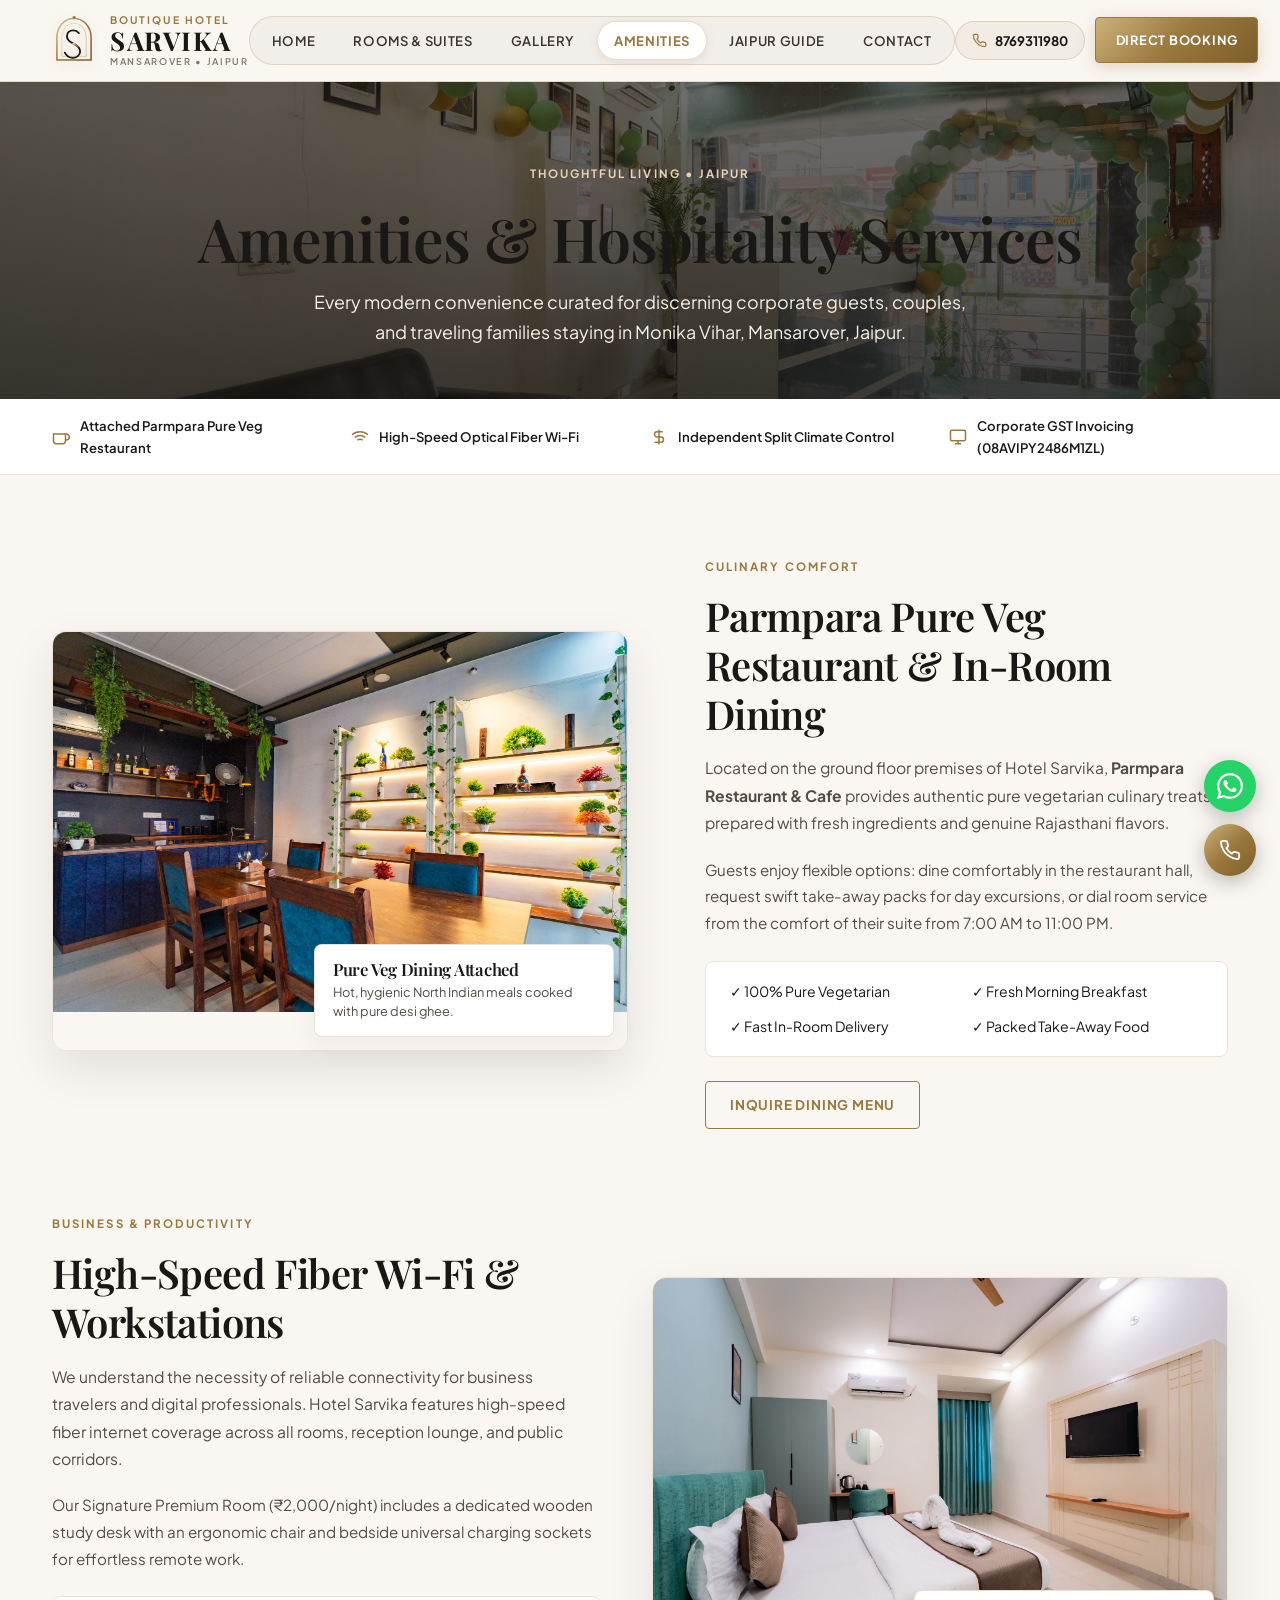
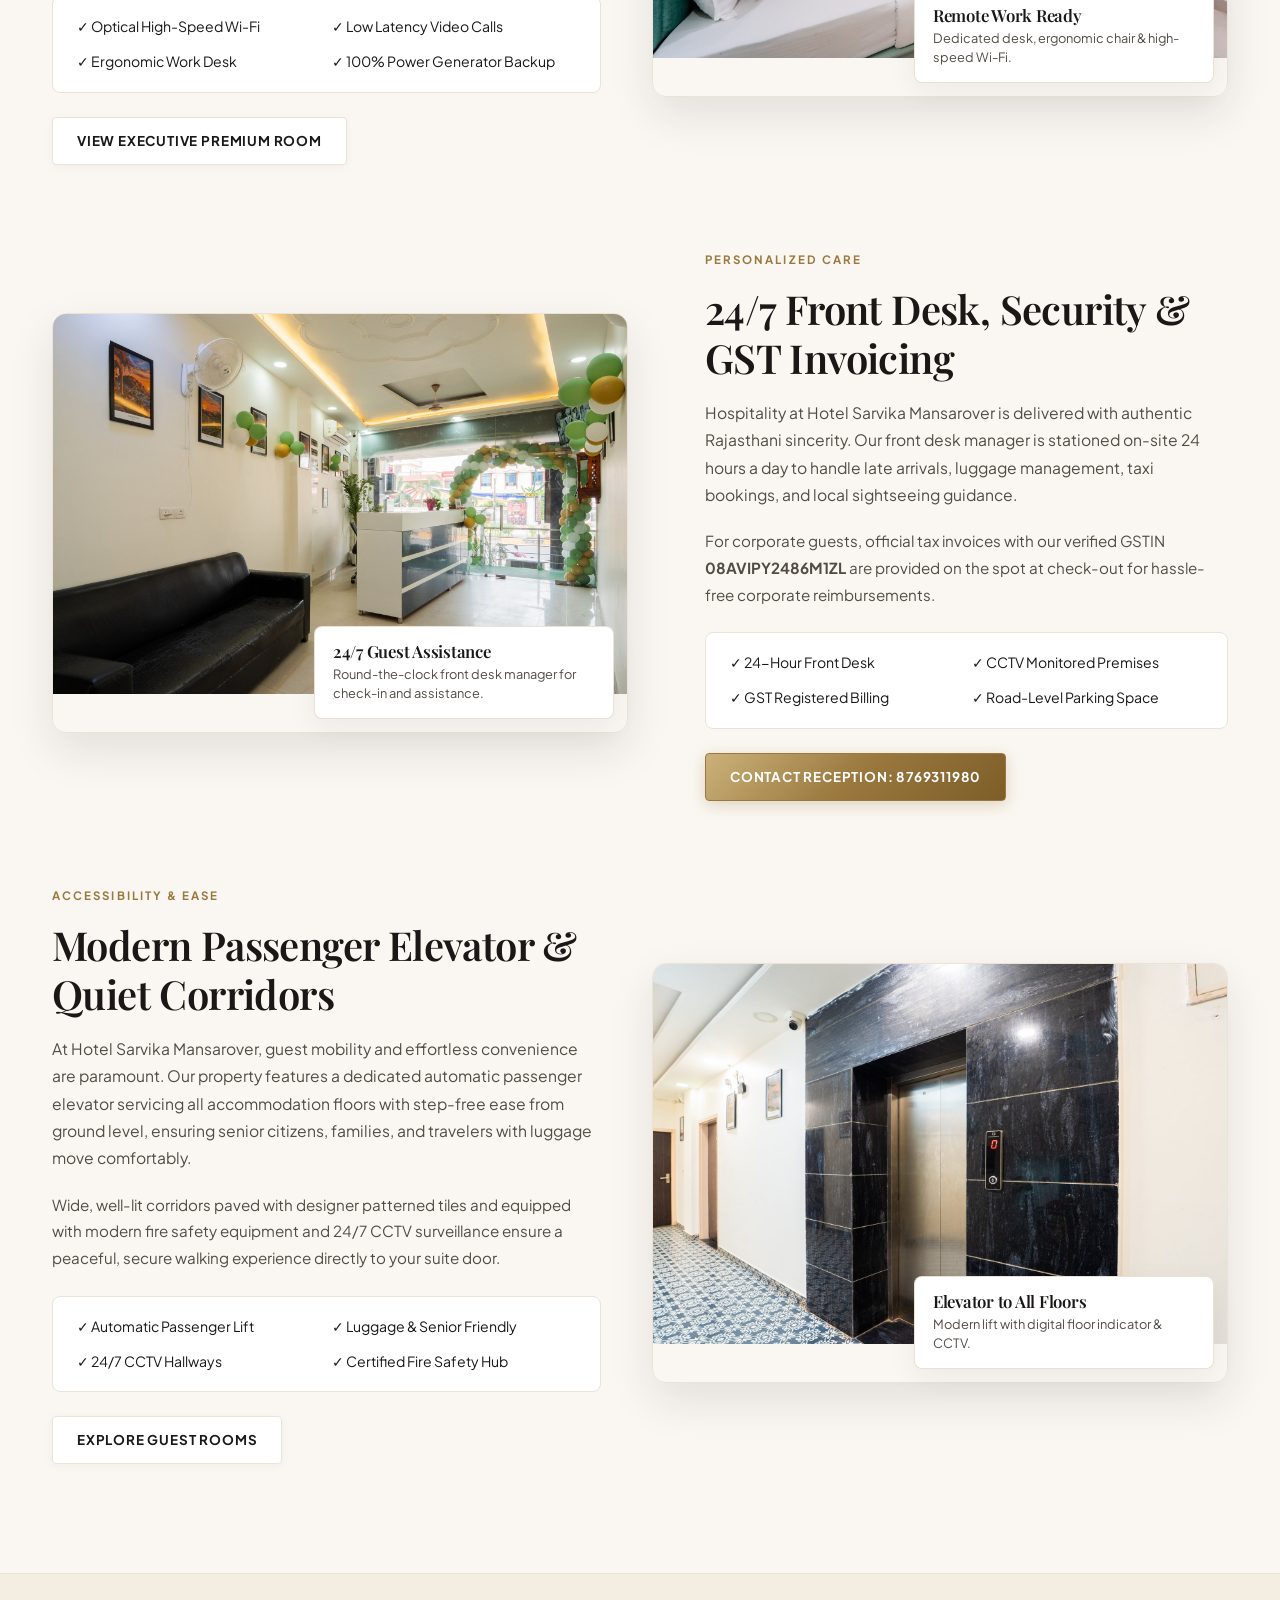
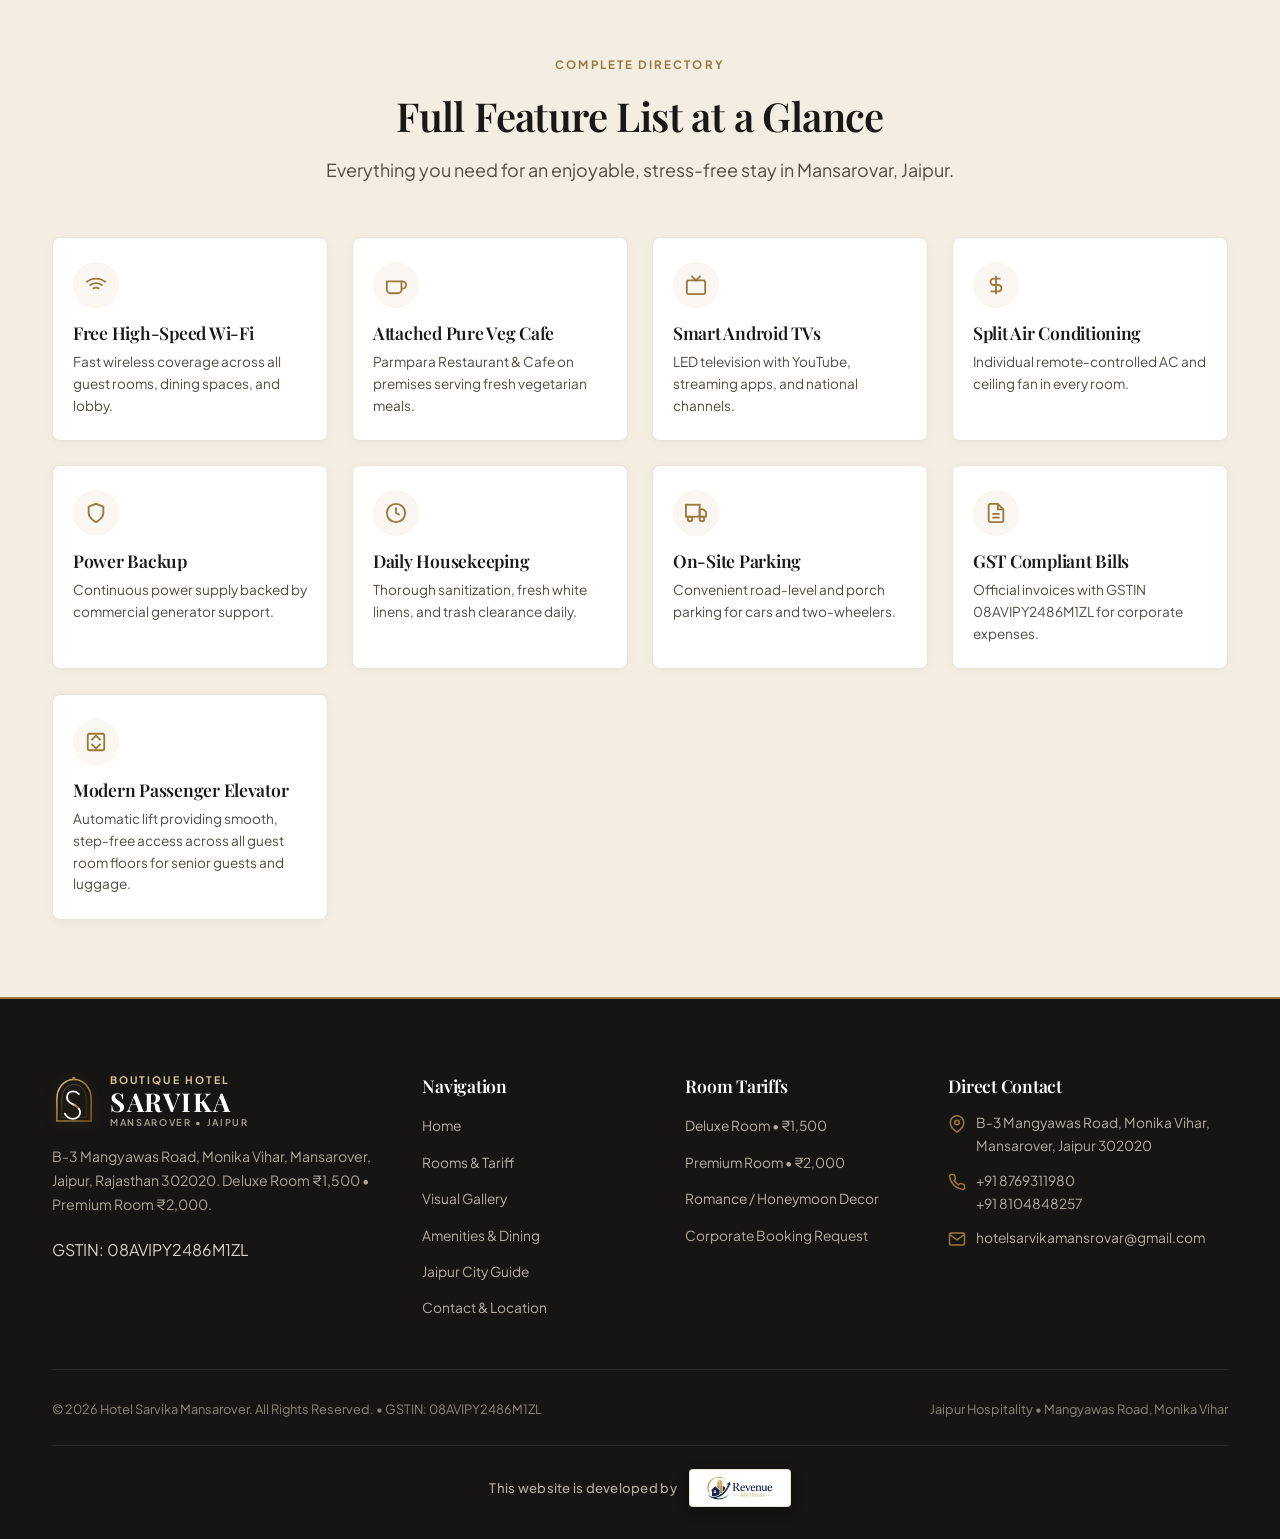
<file: amenities.html>
<!DOCTYPE html>
<html lang="en">
<head>
  <meta charset="UTF-8">
  <meta name="viewport" content="width=device-width, initial-scale=1.0">
  <title>Amenities &amp; Hospitality | Hotel Sarvika Mansarover Jaipur</title>
  <meta name="description" content="Discover premium amenities at Hotel Sarvika Mansarover: Attached Parmpara Pure Veg Restaurant, 24/7 room service, Android Smart TV, high-speed Wi-Fi, split AC, and corporate GST billing.">
  <link rel="icon" type="image/svg+xml" href="assets/images/favicon.svg">

  <!-- Core Google Fonts Preconnect & Fonts -->
  <link rel="preconnect" href="https://fonts.googleapis.com">
  <link rel="preconnect" href="https://fonts.gstatic.com" crossorigin>
  <link href="https://fonts.googleapis.com/css2?family=Cormorant+Garamond:ital,wght@0,400;0,600;0,700;1,400;1,600&family=Playfair+Display:ital,wght@0,500;0,600;0,700;1,400&family=Plus+Jakarta+Sans:wght@300;400;500;600;700;800&display=swap" rel="stylesheet">

  <link rel="stylesheet" href="assets/css/style.css">
</head>
<body>


  <!-- Header with Bulletproof Inline Brand Identity -->
  <header class="site-header">
    <div class="container nav-container">
      
      <a href="index.html" class="brand-identity-hub" aria-label="Hotel Sarvika Mansarover">
        <div class="brand-crest-mark">
          <svg viewBox="0 0 72 76" fill="none" xmlns="http://www.w3.org/2000/svg">
            <defs>
              <linearGradient id="amenitiesCrestGold" x1="0%" y1="0%" x2="100%" y2="100%">
                <stop offset="0%" stop-color="#DFCA9B"/>
                <stop offset="50%" stop-color="#9A783E"/>
                <stop offset="100%" stop-color="#7D5E28"/>
              </linearGradient>
            </defs>
            <path d="M36 4 C20 4 8 18 8 36 L8 72 L64 72 L64 36 C64 18 52 4 36 4 Z" stroke="url(#amenitiesCrestGold)" stroke-width="2.5" fill="none"/>
            <path d="M36 12 C24 12 16 22 16 38 L16 66 L56 66 L56 38 C56 22 48 12 36 12 Z" stroke="url(#amenitiesCrestGold)" stroke-width="1" stroke-opacity="0.5" fill="none"/>
            <circle cx="36" cy="2" r="2.5" fill="url(#amenitiesCrestGold)"/>
            <path d="M44 28 C41.5 25 38.5 23.5 35 23.5 C28.5 23.5 24.5 27.5 24.5 33 C24.5 40 30 42.5 35 45 C41 48 46 51 46 58 C46 64.5 40 68.5 34 68.5 C27.5 68.5 23.5 65 21 60" stroke="#1A1816" stroke-width="3" stroke-linecap="round" fill="none"/>
            <path d="M35 45 C38 46.5 40 48 42 50" stroke="url(#amenitiesCrestGold)" stroke-width="3.5" stroke-linecap="round"/>
          </svg>
        </div>
        <div class="brand-typography">
          <span class="brand-kicker">Boutique Hotel</span>
          <span class="brand-title">SARVIKA</span>
          <span class="brand-location">Mansarover &bull; Jaipur</span>
        </div>
      </a>

      <nav>
        <ul class="nav-menu">
          <li><a href="index.html" class="nav-link">Home</a></li>
          <li><a href="rooms.html" class="nav-link">Rooms &amp; Suites</a></li>
          <li><a href="gallery.html" class="nav-link">Gallery</a></li>
          <li><a href="amenities.html" class="nav-link active">Amenities</a></li>
          <li><a href="location.html" class="nav-link">Jaipur Guide</a></li>
          <li><a href="contact.html" class="nav-link">Contact</a></li>
          <li class="nav-drawer-footer">
            <div class="nav-drawer-actions">
              <a href="https://wa.me/918769311980?text=Hello%20Hotel%20Sarvika%20Mansarover%2C%20I%20would%20like%20to%20inquire%20about%20booking%20a%20room." class="btn btn-whatsapp nav-drawer-btn" target="_blank">
                <svg width="15" height="15" viewBox="0 0 24 24" fill="currentColor"><path d="M.057 24l1.687-6.163c-1.041-1.804-1.588-3.849-1.587-5.946.003-6.556 5.338-11.891 11.893-11.891 3.181.001 6.167 1.24 8.413 3.488 2.245 2.248 3.481 5.236 3.48 8.414-.003 6.557-5.338 11.892-11.893 11.892-1.99-.001-3.951-.5-5.688-1.448l-6.305 1.654zm6.597-3.807c1.676.995 3.276 1.591 5.392 1.592 5.448 0 9.886-4.434 9.889-9.885.002-5.462-4.415-9.89-9.881-9.892-5.452 0-9.887 4.434-9.889 9.884-.001 2.225.651 3.891 1.746 5.634l-.999 3.648 3.742-.981zm11.387-5.464c-.074-.124-.272-.198-.57-.347-.297-.149-1.758-.868-2.031-.967-.272-.099-.47-.149-.669.149-.198.297-.768.967-.941 1.165-.173.198-.347.223-.644.074-.297-.149-1.255-.462-2.39-1.475-.883-.788-1.48-1.761-1.653-2.059-.173-.297-.018-.458.13-.606.134-.133.297-.347.446-.521.151-.172.2-.296.3-.495.099-.198.05-.372-.025-.521-.075-.148-.669-1.611-.916-2.206-.242-.579-.487-.501-.669-.51l-.57-.01c-.198 0-.52.074-.792.372s-1.04 1.016-1.04 2.479 1.065 2.876 1.213 3.074c.149.198 2.095 3.2 5.076 4.487.709.306 1.263.489 1.694.626.712.226 1.36.194 1.872.118.571-.085 1.758-.719 2.006-1.413.248-.695.248-1.29.173-1.414z"/></svg>
                WhatsApp Us
              </a>
              <a href="tel:+918769311980" class="btn btn-secondary nav-drawer-btn">
                <svg width="14" height="14" viewBox="0 0 24 24" fill="none" stroke="currentColor" stroke-width="2"><path d="M22 16.92v3a2 2 0 0 1-2.18 2 19.79 19.79 0 0 1-8.63-3.07 19.5 19.5 0 0 1-6-6 19.79 19.79 0 0 1-3.07-8.67A2 2 0 0 1 4.11 2h3a2 2 0 0 1 2 1.72 12.84 12.84 0 0 0 .7 2.81 2 2 0 0 1-.45 2.11L8.09 9.91a16 16 0 0 0 6 6l1.27-1.27a2 2 0 0 1 2.11-.45 12.84 12.84 0 0 0 2.81.7A2 2 0 0 1 22 16.92z"></path></svg>
                Call Desk
              </a>
            </div>
            <div class="nav-drawer-meta">
              B-3 Mangyawas Rd, Monika Vihar, Mansarovar Jaipur<br>
              <span class="drawer-gst">GSTIN: 08AVIPY2486M1ZL</span>
            </div>
          </li>
        </ul>
      </nav>

      <div class="nav-actions">
        <a href="tel:+918769311980" class="nav-phone-link" aria-label="Call Hotel Sarvika">
          <svg width="15" height="15" viewBox="0 0 24 24" fill="none" stroke="currentColor" stroke-width="2"><path d="M22 16.92v3a2 2 0 0 1-2.18 2 19.79 19.79 0 0 1-8.63-3.07 19.5 19.5 0 0 1-6-6 19.79 19.79 0 0 1-3.07-8.67A2 2 0 0 1 4.11 2h3a2 2 0 0 1 2 1.72 12.84 12.84 0 0 0 .7 2.81 2 2 0 0 1-.45 2.11L8.09 9.91a16 16 0 0 0 6 6l1.27-1.27a2 2 0 0 1 2.11-.45 12.84 12.84 0 0 0 2.81.7A2 2 0 0 1 22 16.92z"></path></svg>
          <span class="nav-phone-text">8769311980</span>
        </a>
        <a href="contact.html" class="btn btn-primary nav-book-btn" style="padding: 10px 20px; font-size: 0.8rem;">
          Direct Booking
        </a>
        <button class="menu-toggle" id="menuToggle" aria-label="Toggle navigation menu" aria-expanded="false">
          <span class="hamburger-bar"></span>
          <span class="hamburger-bar"></span>
          <span class="hamburger-bar"></span>
        </button>
      </div>
    </div>
  </header>

  <main>
    <!-- ==========================================================================
         PAGE HERO BANNER WITH 20-30% FADED RECEPTION LOUNGE BACKGROUND
         ========================================================================== -->
    <section class="inner-page-hero hero-bg-amenities">
      <div class="container">
        <div class="tagline tagline-light">Thoughtful Living &bull; Jaipur</div>
        <h1 class="heading-display" style="margin-top: 12px; margin-bottom: 14px;">
          Amenities &amp; Hospitality Services
        </h1>
        <p class="lead-text" style="max-width: 660px; margin: 0 auto; color: #F5EFE6;">
          Every modern convenience curated for discerning corporate guests, couples, and traveling families staying in Monika Vihar, Mansarover, Jaipur.
        </p>
      </div>
    </section>

    <!-- Quick Privileges Ribbon -->
    <section class="privileges-strip">
      <div class="container">
        <div class="privileges-grid">
          <div class="privilege-item">
            <svg width="18" height="18" viewBox="0 0 24 24" fill="none" stroke="currentColor" stroke-width="2"><path d="M18 8h1a4 4 0 0 1 0 8h-1"></path><path d="M2 8h16v9a4 4 0 0 1-4 4H6a4 4 0 0 1-4-4V8z"></path></svg>
            <span>Attached Parmpara Pure Veg Restaurant</span>
          </div>
          <div class="privilege-item">
            <svg width="18" height="18" viewBox="0 0 24 24" fill="none" stroke="currentColor" stroke-width="2"><path d="M5 12.55a11 11 0 0 1 14.08 0"></path><path d="M1.42 9a16 16 0 0 1 21.16 0"></path><path d="M8.53 16.11a6 6 0 0 1 6.95 0"></path><line x1="12" y1="20" x2="12.01" y2="20"></line></svg>
            <span>High-Speed Optical Fiber Wi-Fi</span>
          </div>
          <div class="privilege-item">
            <svg width="18" height="18" viewBox="0 0 24 24" fill="none" stroke="currentColor" stroke-width="2"><path d="M12 2v20M17 5H9.5a3.5 3.5 0 0 0 0 7h5a3.5 3.5 0 0 1 0 7H6"></path></svg>
            <span>Independent Split Climate Control</span>
          </div>
          <div class="privilege-item">
            <svg width="18" height="18" viewBox="0 0 24 24" fill="none" stroke="currentColor" stroke-width="2"><rect x="2" y="3" width="20" height="14" rx="2" ry="2"></rect><line x1="8" y1="21" x2="16" y2="21"></line><line x1="12" y1="17" x2="12" y2="21"></line></svg>
            <span>Corporate GST Invoicing (08AVIPY2486M1ZL)</span>
          </div>
        </div>
      </div>
    </section>

    <!-- Detailed Service Sections -->
    <section class="section-spacing">
      <div class="container">
        
        <!-- Service 1: Dining & Parmpara Restaurant -->
        <div class="editorial-bento-grid" style="align-items: center; margin-bottom: 5rem;">
          <div class="editorial-showcase-visual">
            <div class="editorial-img-master">
              <img src="assets/images/web/dining-main-hall.jpg" alt="Parmpara Pure Veg Restaurant Dining Hall at Hotel Sarvika" style="width: 100%; height: 380px; object-fit: cover;">
            </div>
            <div class="editorial-floating-plate">
              <h4>Pure Veg Dining Attached</h4>
              <p>Hot, hygienic North Indian meals cooked with pure desi ghee.</p>
            </div>
          </div>
          
          <div style="padding-left: clamp(0rem, 2vw, 2.5rem);">
            <div class="tagline">Culinary Comfort</div>
            <h2 class="heading-section" style="margin-top: 8px; margin-bottom: 16px;">
              Parmpara Pure Veg Restaurant &amp; In-Room Dining
            </h2>
            <p style="color: var(--text-secondary); line-height: 1.75; margin-bottom: 20px; font-size: 0.98rem;">
              Located on the ground floor premises of Hotel Sarvika, <strong>Parmpara Restaurant &amp; Cafe</strong> provides authentic pure vegetarian culinary treats prepared with fresh ingredients and genuine Rajasthani flavors.
            </p>
            <p style="color: var(--text-secondary); line-height: 1.75; margin-bottom: 24px; font-size: 0.95rem;">
              Guests enjoy flexible options: dine comfortably in the restaurant hall, request swift take-away packs for day excursions, or dial room service from the comfort of their suite from 7:00 AM to 11:00 PM.
            </p>
            <div class="service-feature-checklist">
              <div>&check; 100% Pure Vegetarian</div>
              <div>&check; Fresh Morning Breakfast</div>
              <div>&check; Fast In-Room Delivery</div>
              <div>&check; Packed Take-Away Food</div>
            </div>
            <a href="https://wa.me/918769311980?text=Hello%20Hotel%20Sarvika%2C%20I%20would%20like%20to%20know%20more%20about%20Parmpara%20Restaurant%20menu." class="btn btn-outline-gold" target="_blank">
              Inquire Dining Menu
            </a>
          </div>
        </div>

        <!-- Service 2: Work & Connectivity -->
        <div class="editorial-bento-grid grid-reversed" style="margin-bottom: 5rem;">
          <div>
            <div class="tagline">Business &amp; Productivity</div>
            <h2 class="heading-section" style="margin-top: 8px; margin-bottom: 16px;">
              High-Speed Fiber Wi-Fi &amp; Workstations
            </h2>
            <p style="color: var(--text-secondary); line-height: 1.75; margin-bottom: 20px; font-size: 0.98rem;">
              We understand the necessity of reliable connectivity for business travelers and digital professionals. Hotel Sarvika features high-speed fiber internet coverage across all rooms, reception lounge, and public corridors.
            </p>
            <p style="color: var(--text-secondary); line-height: 1.75; margin-bottom: 24px; font-size: 0.95rem;">
              Our Signature Premium Room (₹2,000/night) includes a dedicated wooden study desk with an ergonomic chair and bedside universal charging sockets for effortless remote work.
            </p>
            <div class="service-feature-checklist">
              <div>&check; Optical High-Speed Wi-Fi</div>
              <div>&check; Low Latency Video Calls</div>
              <div>&check; Ergonomic Work Desk</div>
              <div>&check; 100% Power Generator Backup</div>
            </div>
            <a href="rooms.html" class="btn btn-secondary">
              View Executive Premium Room
            </a>
          </div>

          <div class="editorial-showcase-visual">
            <div class="editorial-img-master">
              <img src="assets/images/web/DSC00290.jpg" alt="Executive Study Workstation Hotel Sarvika" style="width: 100%; height: 380px; object-fit: cover;">
            </div>
            <div class="editorial-floating-plate">
              <h4>Remote Work Ready</h4>
              <p>Dedicated desk, ergonomic chair &amp; high-speed Wi-Fi.</p>
            </div>
          </div>
        </div>

        <!-- Service 3: Hospitality & 24/7 Concierge -->
        <div class="editorial-bento-grid" style="align-items: center; margin-bottom: 5rem;">
          <div class="editorial-showcase-visual">
            <div class="editorial-img-master">
              <img src="assets/images/web/DSC00479.jpg" alt="Hotel Sarvika 24-Hour Reception Desk" style="width: 100%; height: 380px; object-fit: cover;">
            </div>
            <div class="editorial-floating-plate">
              <h4>24/7 Guest Assistance</h4>
              <p>Round-the-clock front desk manager for check-in and assistance.</p>
            </div>
          </div>
          
          <div style="padding-left: clamp(0rem, 2vw, 2.5rem);">
            <div class="tagline">Personalized Care</div>
            <h2 class="heading-section" style="margin-top: 8px; margin-bottom: 16px;">
              24/7 Front Desk, Security &amp; GST Invoicing
            </h2>
            <p style="color: var(--text-secondary); line-height: 1.75; margin-bottom: 20px; font-size: 0.98rem;">
              Hospitality at Hotel Sarvika Mansarover is delivered with authentic Rajasthani sincerity. Our front desk manager is stationed on-site 24 hours a day to handle late arrivals, luggage management, taxi bookings, and local sightseeing guidance.
            </p>
            <p style="color: var(--text-secondary); line-height: 1.75; margin-bottom: 24px; font-size: 0.95rem;">
              For corporate guests, official tax invoices with our verified GSTIN <strong>08AVIPY2486M1ZL</strong> are provided on the spot at check-out for hassle-free corporate reimbursements.
            </p>
            <div class="service-feature-checklist">
              <div>&check; 24-Hour Front Desk</div>
              <div>&check; CCTV Monitored Premises</div>
              <div>&check; GST Registered Billing</div>
              <div>&check; Road-Level Parking Space</div>
            </div>
            <a href="tel:+918769311980" class="btn btn-primary">
              Contact Reception: 8769311980
            </a>
          </div>
        </div>

        <!-- Service 4: Passenger Elevator & Step-Free Access -->
        <div class="editorial-bento-grid grid-reversed" style="margin-bottom: 2rem;">
          <div>
            <div class="tagline">Accessibility &amp; Ease</div>
            <h2 class="heading-section" style="margin-top: 8px; margin-bottom: 16px;">
              Modern Passenger Elevator &amp; Quiet Corridors
            </h2>
            <p style="color: var(--text-secondary); line-height: 1.75; margin-bottom: 20px; font-size: 0.98rem;">
              At Hotel Sarvika Mansarover, guest mobility and effortless convenience are paramount. Our property features a dedicated automatic passenger elevator servicing all accommodation floors with step-free ease from ground level, ensuring senior citizens, families, and travelers with luggage move comfortably.
            </p>
            <p style="color: var(--text-secondary); line-height: 1.75; margin-bottom: 24px; font-size: 0.95rem;">
              Wide, well-lit corridors paved with designer patterned tiles and equipped with modern fire safety equipment and 24/7 CCTV surveillance ensure a peaceful, secure walking experience directly to your suite door.
            </p>
            <div class="service-feature-checklist">
              <div>&check; Automatic Passenger Lift</div>
              <div>&check; Luggage &amp; Senior Friendly</div>
              <div>&check; 24/7 CCTV Hallways</div>
              <div>&check; Certified Fire Safety Hub</div>
            </div>
            <a href="rooms.html" class="btn btn-secondary">
              Explore Guest Rooms
            </a>
          </div>

          <div class="editorial-showcase-visual">
            <div class="editorial-img-master">
              <img src="assets/images/web/elevator-lobby.jpg" alt="Modern Passenger Elevator Lobby Hotel Sarvika" style="width: 100%; height: 380px; object-fit: cover;">
            </div>
            <div class="editorial-floating-plate">
              <h4>Elevator to All Floors</h4>
              <p>Modern lift with digital floor indicator &amp; CCTV.</p>
            </div>
          </div>
        </div>

      </div>
    </section>

    <!-- Amenities Grid Matrix -->
    <section class="section-spacing" style="background-color: var(--bg-cream); border-top: 1px solid var(--border-subtle);">
      <div class="container">
        
        <div class="section-header">
          <div class="tagline">Complete Directory</div>
          <h2 class="heading-section" style="margin-top: 10px; margin-bottom: 14px;">
            Full Feature List at a Glance
          </h2>
          <p class="lead-text">
            Everything you need for an enjoyable, stress-free stay in Mansarovar, Jaipur.
          </p>
        </div>

        <div class="amenities-grid">
          <div class="amenity-box">
            <div class="amenity-icon-circle"><svg width="22" height="22" viewBox="0 0 24 24" fill="none" stroke="currentColor" stroke-width="2"><path d="M5 12.55a11 11 0 0 1 14.08 0"></path><path d="M1.42 9a16 16 0 0 1 21.16 0"></path><path d="M8.53 16.11a6 6 0 0 1 6.95 0"></path><line x1="12" y1="20" x2="12.01" y2="20"></line></svg></div>
            <h3>Free High-Speed Wi-Fi</h3>
            <p>Fast wireless coverage across all guest rooms, dining spaces, and lobby.</p>
          </div>
          <div class="amenity-box">
            <div class="amenity-icon-circle"><svg width="22" height="22" viewBox="0 0 24 24" fill="none" stroke="currentColor" stroke-width="2"><path d="M18 8h1a4 4 0 0 1 0 8h-1"></path><path d="M2 8h16v9a4 4 0 0 1-4 4H6a4 4 0 0 1-4-4V8z"></path></svg></div>
            <h3>Attached Pure Veg Cafe</h3>
            <p>Parmpara Restaurant &amp; Cafe on premises serving fresh vegetarian meals.</p>
          </div>
          <div class="amenity-box">
            <div class="amenity-icon-circle"><svg width="22" height="22" viewBox="0 0 24 24" fill="none" stroke="currentColor" stroke-width="2"><rect x="2" y="7" width="20" height="15" rx="2" ry="2"></rect><polyline points="17 2 12 7 7 2"></polyline></svg></div>
            <h3>Smart Android TVs</h3>
            <p>LED television with YouTube, streaming apps, and national channels.</p>
          </div>
          <div class="amenity-box">
            <div class="amenity-icon-circle"><svg width="22" height="22" viewBox="0 0 24 24" fill="none" stroke="currentColor" stroke-width="2"><path d="M12 2v20M17 5H9.5a3.5 3.5 0 0 0 0 7h5a3.5 3.5 0 0 1 0 7H6"></path></svg></div>
            <h3>Split Air Conditioning</h3>
            <p>Individual remote-controlled AC and ceiling fan in every room.</p>
          </div>
          <div class="amenity-box">
            <div class="amenity-icon-circle"><svg width="22" height="22" viewBox="0 0 24 24" fill="none" stroke="currentColor" stroke-width="2"><path d="M12 22s8-4 8-10V5l-8-3-8 3v7c0 6 8 10 8 10z"></path></svg></div>
            <h3>Power Backup</h3>
            <p>Continuous power supply backed by commercial generator support.</p>
          </div>
          <div class="amenity-box">
            <div class="amenity-icon-circle"><svg width="22" height="22" viewBox="0 0 24 24" fill="none" stroke="currentColor" stroke-width="2"><circle cx="12" cy="12" r="10"></circle><polyline points="12 6 12 12 16 14"></polyline></svg></div>
            <h3>Daily Housekeeping</h3>
            <p>Thorough sanitization, fresh white linens, and trash clearance daily.</p>
          </div>
          <div class="amenity-box">
            <div class="amenity-icon-circle"><svg width="22" height="22" viewBox="0 0 24 24" fill="none" stroke="currentColor" stroke-width="2"><rect x="1" y="3" width="15" height="13"></rect><polygon points="16 8 20 8 23 11 23 16 16 16 16 8"></polygon><circle cx="5.5" cy="18.5" r="2.5"></circle><circle cx="18.5" cy="18.5" r="2.5"></circle></svg></div>
            <h3>On-Site Parking</h3>
            <p>Convenient road-level and porch parking for cars and two-wheelers.</p>
          </div>
          <div class="amenity-box">
            <div class="amenity-icon-circle"><svg width="22" height="22" viewBox="0 0 24 24" fill="none" stroke="currentColor" stroke-width="2"><path d="M14 2H6a2 2 0 0 0-2 2v16a2 2 0 0 0 2 2h12a2 2 0 0 0 2-2V8z"></path><polyline points="14 2 14 8 20 8"></polyline><line x1="16" y1="13" x2="8" y2="13"></line><line x1="16" y1="17" x2="8" y2="17"></line></svg></div>
            <h3>GST Compliant Bills</h3>
            <p>Official invoices with GSTIN 08AVIPY2486M1ZL for corporate expenses.</p>
          </div>
          <div class="amenity-box">
            <div class="amenity-icon-circle"><svg width="22" height="22" viewBox="0 0 24 24" fill="none" stroke="currentColor" stroke-width="2"><rect x="3" y="3" width="18" height="18" rx="2" ry="2"></rect><polyline points="7 10 12 5 17 10"></polyline><polyline points="7 14 12 19 17 14"></polyline></svg></div>
            <h3>Modern Passenger Elevator</h3>
            <p>Automatic lift providing smooth, step-free access across all guest room floors for senior guests and luggage.</p>
          </div>
        </div>

      </div>
    </section>
  </main>

  <!-- FLOATING CONTACT HUB -->
  <aside class="floating-contact-hub" aria-label="Quick Contact Actions">
    <a href="https://wa.me/918769311980?text=Hello%20Hotel%20Sarvika%20Mansarover%2C%20I%20would%20like%20to%20inquire%20about%20booking%20a%20room." class="floating-action-btn wa-btn" target="_blank" aria-label="Chat on WhatsApp">
      <svg width="26" height="26" viewBox="0 0 24 24" fill="currentColor"><path d="M.057 24l1.687-6.163c-1.041-1.804-1.588-3.849-1.587-5.946.003-6.556 5.338-11.891 11.893-11.891 3.181.001 6.167 1.24 8.413 3.488 2.245 2.248 3.481 5.236 3.48 8.414-.003 6.557-5.338 11.892-11.893 11.892-1.99-.001-3.951-.5-5.688-1.448l-6.305 1.654zm6.597-3.807c1.676.995 3.276 1.591 5.392 1.592 5.448 0 9.886-4.434 9.889-9.885.002-5.462-4.415-9.89-9.881-9.892-5.452 0-9.887 4.434-9.889 9.884-.001 2.225.651 3.891 1.746 5.634l-.999 3.648 3.742-.981zm11.387-5.464c-.074-.124-.272-.198-.57-.347-.297-.149-1.758-.868-2.031-.967-.272-.099-.47-.149-.669.149-.198.297-.768.967-.941 1.165-.173.198-.347.223-.644.074-.297-.149-1.255-.462-2.39-1.475-.883-.788-1.48-1.761-1.653-2.059-.173-.297-.018-.458.13-.606.134-.133.297-.347.446-.521.151-.172.2-.296.3-.495.099-.198.05-.372-.025-.521-.075-.148-.669-1.611-.916-2.206-.242-.579-.487-.501-.669-.51l-.57-.01c-.198 0-.52.074-.792.372s-1.04 1.016-1.04 2.479 1.065 2.876 1.213 3.074c.149.198 2.095 3.2 5.076 4.487.709.306 1.263.489 1.694.626.712.226 1.36.194 1.872.118.571-.085 1.758-.719 2.006-1.413.248-.695.248-1.29.173-1.414z"/></svg>
      <span class="tooltip">WhatsApp Booking</span>
    </a>
    <a href="tel:+918769311980" class="floating-action-btn call-btn" aria-label="Call Front Desk">
      <svg width="22" height="22" viewBox="0 0 24 24" fill="none" stroke="currentColor" stroke-width="2"><path d="M22 16.92v3a2 2 0 0 1-2.18 2 19.79 19.79 0 0 1-8.63-3.07 19.5 19.5 0 0 1-6-6 19.79 19.79 0 0 1-3.07-8.67A2 2 0 0 1 4.11 2h3a2 2 0 0 1 2 1.72 12.84 12.84 0 0 0 .7 2.81 2 2 0 0 1-.45 2.11L8.09 9.91a16 16 0 0 0 6 6l1.27-1.27a2 2 0 0 1 2.11-.45 12.84 12.84 0 0 0 2.81.7A2 2 0 0 1 22 16.92z"></path></svg>
      <span class="tooltip">Call +91 8769311980</span>
    </a>
  </aside>

  <!-- Footer with Bulletproof Inline Brand Identity -->
  <footer class="site-footer">
    <div class="container">
      <div class="footer-grid">
        <div class="footer-brand">
          <a href="index.html" class="brand-identity-hub brand-light" aria-label="Hotel Sarvika Mansarover">
            <div class="brand-crest-mark">
              <svg viewBox="0 0 72 76" fill="none" xmlns="http://www.w3.org/2000/svg">
                <defs>
                  <linearGradient id="amenFootGold" x1="0%" y1="0%" x2="100%" y2="100%">
                    <stop offset="0%" stop-color="#DFCA9B"/>
                    <stop offset="50%" stop-color="#9A783E"/>
                    <stop offset="100%" stop-color="#7D5E28"/>
                  </linearGradient>
                </defs>
                <path d="M36 4 C20 4 8 18 8 36 L8 72 L64 72 L64 36 C64 18 52 4 36 4 Z" stroke="url(#amenFootGold)" stroke-width="2.5" fill="none"/>
                <path d="M36 12 C24 12 16 22 16 38 L16 66 L56 66 L56 38 C56 22 48 12 36 12 Z" stroke="url(#amenFootGold)" stroke-width="1" stroke-opacity="0.5" fill="none"/>
                <circle cx="36" cy="2" r="2.5" fill="url(#amenFootGold)"/>
                <path d="M44 28 C41.5 25 38.5 23.5 35 23.5 C28.5 23.5 24.5 27.5 24.5 33 C24.5 40 30 42.5 35 45 C41 48 46 51 46 58 C46 64.5 40 68.5 34 68.5 C27.5 68.5 23.5 65 21 60" stroke="#FFFFFF" stroke-width="3" stroke-linecap="round" fill="none"/>
                <path d="M35 45 C38 46.5 40 48 42 50" stroke="url(#amenFootGold)" stroke-width="3.5" stroke-linecap="round"/>
              </svg>
            </div>
            <div class="brand-typography">
              <span class="brand-kicker">Boutique Hotel</span>
              <span class="brand-title">SARVIKA</span>
              <span class="brand-location">Mansarover &bull; Jaipur</span>
            </div>
          </a>
          <p>
            B-3 Mangyawas Road, Monika Vihar, Mansarover, Jaipur, Rajasthan 302020. Deluxe Room ₹1,500 &bull; Premium Room ₹2,000.
          </p>
          <div style="margin-top: 20px;" class="gst-badge">
            GSTIN: 08AVIPY2486M1ZL
          </div>
        </div>
        <div class="footer-col">
          <h4>Navigation</h4>
          <ul class="footer-links">
            <li><a href="index.html">Home</a></li>
            <li><a href="rooms.html">Rooms &amp; Tariff</a></li>
            <li><a href="gallery.html">Visual Gallery</a></li>
            <li><a href="amenities.html">Amenities &amp; Dining</a></li>
            <li><a href="location.html">Jaipur City Guide</a></li>
            <li><a href="contact.html">Contact &amp; Location</a></li>
          </ul>
        </div>
        <div class="footer-col">
          <h4>Room Tariffs</h4>
          <ul class="footer-links">
            <li><a href="rooms.html">Deluxe Room &bull; ₹1,500</a></li>
            <li><a href="rooms.html">Premium Room &bull; ₹2,000</a></li>
            <li><a href="rooms.html#celebration">Romance / Honeymoon Decor</a></li>
            <li><a href="contact.html">Corporate Booking Request</a></li>
          </ul>
        </div>
        <div class="footer-col">
          <h4>Direct Contact</h4>
          <ul class="footer-contact-items">
            <li>
              <svg width="18" height="18" viewBox="0 0 24 24" fill="none" stroke="currentColor" stroke-width="2"><path d="M21 10c0 7-9 13-9 13s-9-6-9-13a9 9 0 0 1 18 0z"></path><circle cx="12" cy="10" r="3"></circle></svg>
              <span>B-3 Mangyawas Road, Monika Vihar, Mansarover, Jaipur 302020</span>
            </li>
            <li>
              <svg width="18" height="18" viewBox="0 0 24 24" fill="none" stroke="currentColor" stroke-width="2"><path d="M22 16.92v3a2 2 0 0 1-2.18 2 19.79 19.79 0 0 1-8.63-3.07 19.5 19.5 0 0 1-6-6 19.79 19.79 0 0 1-3.07-8.67A2 2 0 0 1 4.11 2h3a2 2 0 0 1 2 1.72 12.84 12.84 0 0 0 .7 2.81 2 2 0 0 1-.45 2.11L8.09 9.91a16 16 0 0 0 6 6l1.27-1.27a2 2 0 0 1 2.11-.45 12.84 12.84 0 0 0 2.81.7A2 2 0 0 1 22 16.92z"></path></svg>
              <div>
                <a href="tel:+918769311980" style="color: inherit;">+91 8769311980</a><br>
                <a href="tel:+918104848257" style="color: inherit;">+91 8104848257</a>
              </div>
            </li>
            <li>
              <svg width="18" height="18" viewBox="0 0 24 24" fill="none" stroke="currentColor" stroke-width="2"><path d="M4 4h16c1.1 0 2 .9 2 2v12c0 1.1-.9 2-2 2H4c-1.1 0-2-.9-2-2V6c0-1.1.9-2 2-2z"></path><polyline points="22,6 12,13 2,6"></polyline></svg>
              <a href="mailto:hotelsarvikamansrovar@gmail.com" style="color: inherit;">hotelsarvikamansrovar@gmail.com</a>
            </li>
          </ul>
        </div>
      </div>
      <div class="footer-bottom">
        <div>&copy; 2026 Hotel Sarvika Mansarover. All Rights Reserved. &bull; GSTIN: 08AVIPY2486M1ZL</div>
        <div>Jaipur Hospitality &bull; Mangyawas Road, Monika Vihar</div>
      </div>

      <!-- Developer Agency Credit -->
      <div class="footer-developer-credit">
        <span class="developer-credit-text">This website is developed by</span>
        <a href="https://revenuemyhotels.com/" target="_blank" rel="noopener noreferrer" class="developer-logo-link" title="Revenue My Hotels">
          <img src="assets/images/web/revenue-my-hotels-logo.png" alt="Revenue My Hotels" class="developer-logo-img" loading="lazy">
        </a>
      </div>
    </div>
  </footer>

  <script src="assets/js/3d-scroll.js"></script>
  <script src="assets/js/main.js"></script>
</body>
</html>
</file>
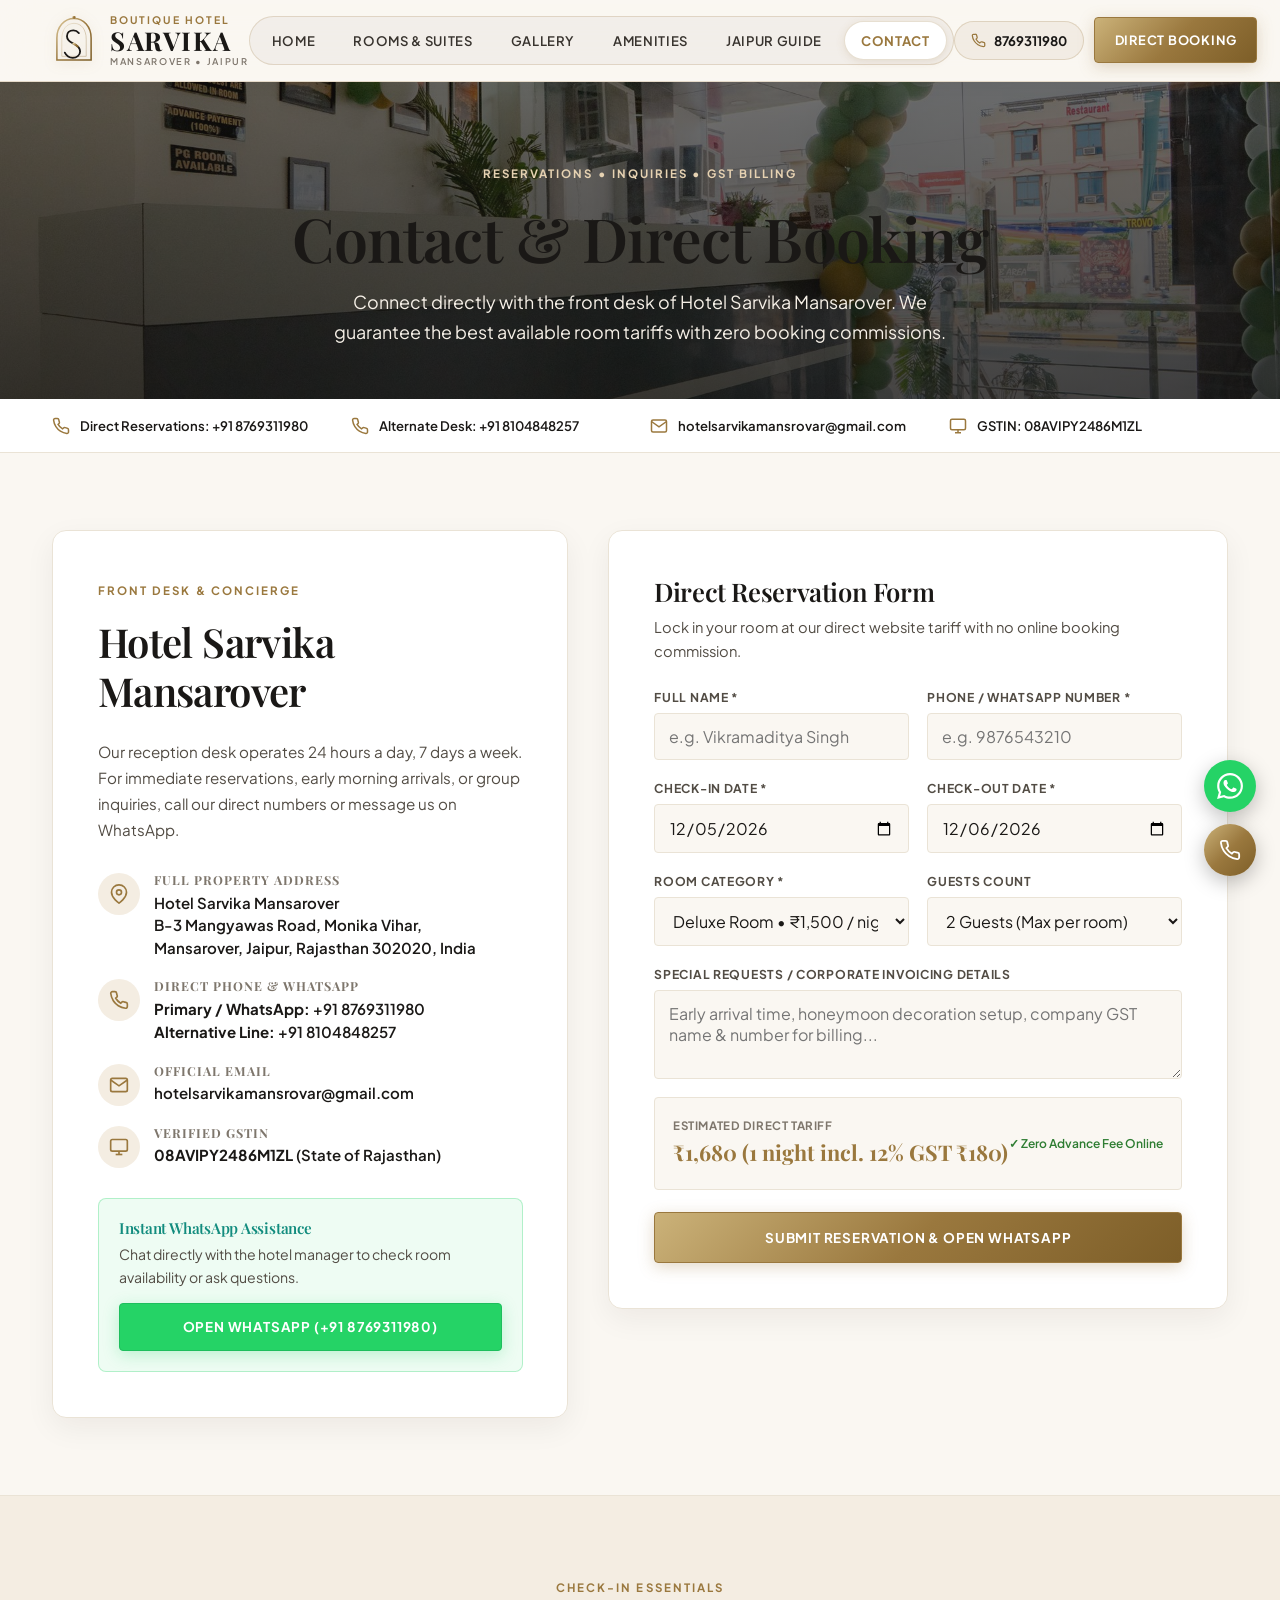
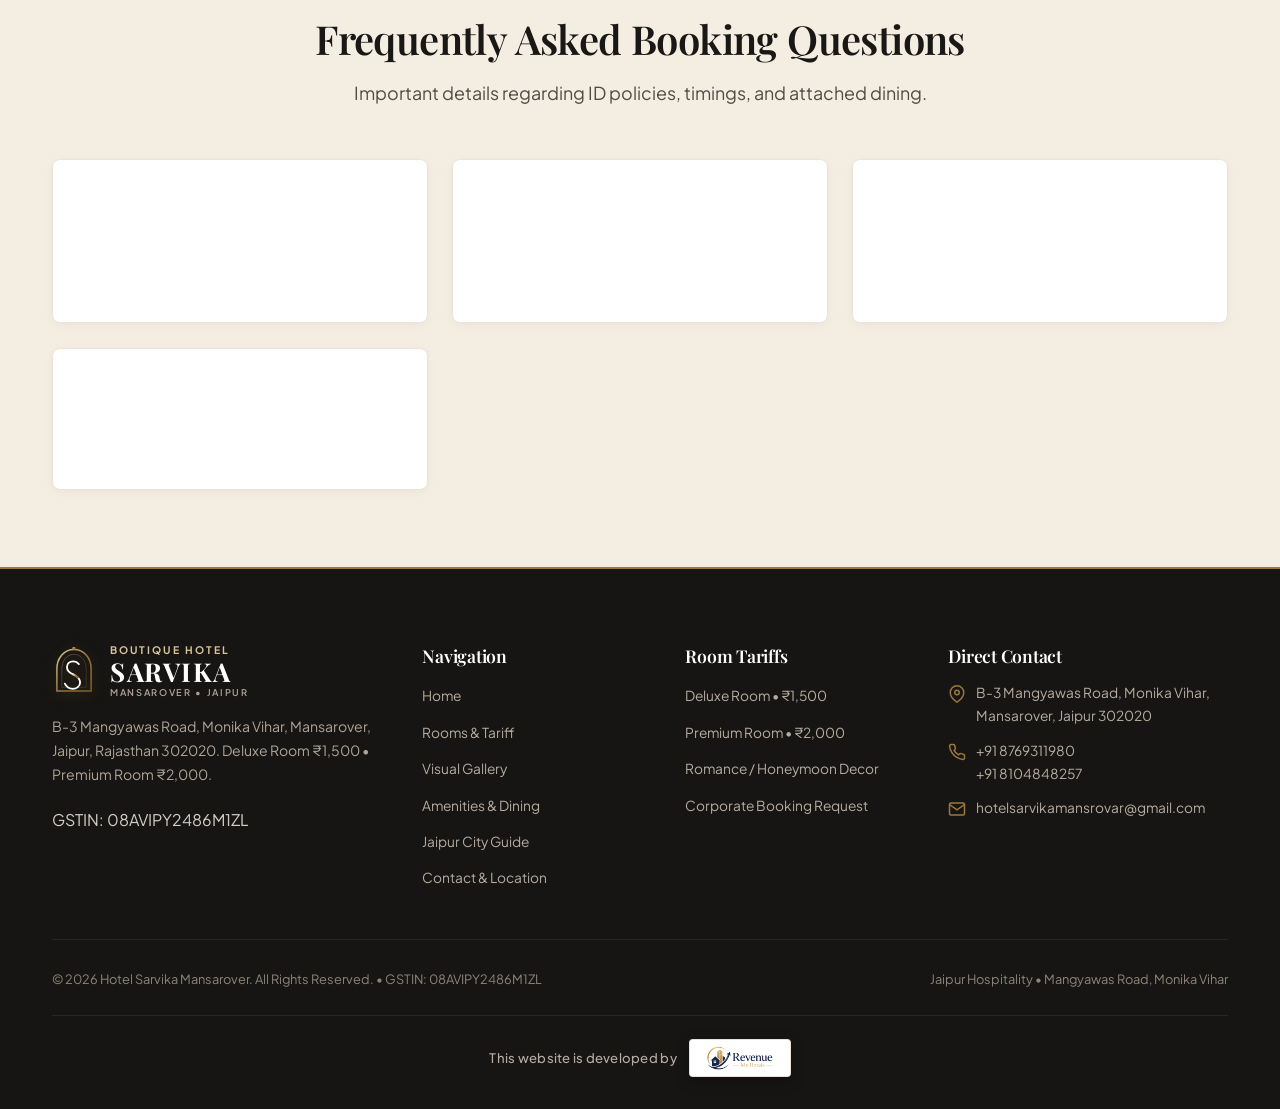
<file: contact.html>
<!DOCTYPE html>
<html lang="en">
<head>
  <meta charset="UTF-8">
  <meta name="viewport" content="width=device-width, initial-scale=1.0">
  <title>Contact &amp; Reservations | Hotel Sarvika Mansarover Jaipur</title>
  <meta name="description" content="Contact Hotel Sarvika Mansarover, Jaipur. Direct bookings, corporate GST invoices, WhatsApp reservations, phone numbers: +91 8769311980 / 8104848257. Address: B-3 Mangyawas Road, Monika Vihar.">
  <link rel="icon" type="image/svg+xml" href="assets/images/favicon.svg">

  <!-- Core Google Fonts Preconnect & Fonts -->
  <link rel="preconnect" href="https://fonts.googleapis.com">
  <link rel="preconnect" href="https://fonts.gstatic.com" crossorigin>
  <link href="https://fonts.googleapis.com/css2?family=Cormorant+Garamond:ital,wght@0,400;0,600;0,700;1,400;1,600&family=Playfair+Display:ital,wght@0,500;0,600;0,700;1,400&family=Plus+Jakarta+Sans:wght@300;400;500;600;700;800&display=swap" rel="stylesheet">

  <link rel="stylesheet" href="assets/css/style.css">
</head>
<body>


  <!-- Header with Bulletproof Inline Brand Identity -->
  <header class="site-header">
    <div class="container nav-container">
      
      <a href="index.html" class="brand-identity-hub" aria-label="Hotel Sarvika Mansarover">
        <div class="brand-crest-mark">
          <svg viewBox="0 0 72 76" fill="none" xmlns="http://www.w3.org/2000/svg">
            <defs>
              <linearGradient id="contactCrestGold" x1="0%" y1="0%" x2="100%" y2="100%">
                <stop offset="0%" stop-color="#DFCA9B"/>
                <stop offset="50%" stop-color="#9A783E"/>
                <stop offset="100%" stop-color="#7D5E28"/>
              </linearGradient>
            </defs>
            <path d="M36 4 C20 4 8 18 8 36 L8 72 L64 72 L64 36 C64 18 52 4 36 4 Z" stroke="url(#contactCrestGold)" stroke-width="2.5" fill="none"/>
            <path d="M36 12 C24 12 16 22 16 38 L16 66 L56 66 L56 38 C56 22 48 12 36 12 Z" stroke="url(#contactCrestGold)" stroke-width="1" stroke-opacity="0.5" fill="none"/>
            <circle cx="36" cy="2" r="2.5" fill="url(#contactCrestGold)"/>
            <path d="M44 28 C41.5 25 38.5 23.5 35 23.5 C28.5 23.5 24.5 27.5 24.5 33 C24.5 40 30 42.5 35 45 C41 48 46 51 46 58 C46 64.5 40 68.5 34 68.5 C27.5 68.5 23.5 65 21 60" stroke="#1A1816" stroke-width="3" stroke-linecap="round" fill="none"/>
            <path d="M35 45 C38 46.5 40 48 42 50" stroke="url(#contactCrestGold)" stroke-width="3.5" stroke-linecap="round"/>
          </svg>
        </div>
        <div class="brand-typography">
          <span class="brand-kicker">Boutique Hotel</span>
          <span class="brand-title">SARVIKA</span>
          <span class="brand-location">Mansarover &bull; Jaipur</span>
        </div>
      </a>

      <nav>
        <ul class="nav-menu">
          <li><a href="index.html" class="nav-link">Home</a></li>
          <li><a href="rooms.html" class="nav-link">Rooms &amp; Suites</a></li>
          <li><a href="gallery.html" class="nav-link">Gallery</a></li>
          <li><a href="amenities.html" class="nav-link">Amenities</a></li>
          <li><a href="location.html" class="nav-link">Jaipur Guide</a></li>
          <li><a href="contact.html" class="nav-link active">Contact</a></li>
          <li class="nav-drawer-footer">
            <div class="nav-drawer-actions">
              <a href="https://wa.me/918769311980?text=Hello%20Hotel%20Sarvika%20Mansarover%2C%20I%20would%20like%20to%20inquire%20about%20booking%20a%20room." class="btn btn-whatsapp nav-drawer-btn" target="_blank">
                <svg width="15" height="15" viewBox="0 0 24 24" fill="currentColor"><path d="M.057 24l1.687-6.163c-1.041-1.804-1.588-3.849-1.587-5.946.003-6.556 5.338-11.891 11.893-11.891 3.181.001 6.167 1.24 8.413 3.488 2.245 2.248 3.481 5.236 3.48 8.414-.003 6.557-5.338 11.892-11.893 11.892-1.99-.001-3.951-.5-5.688-1.448l-6.305 1.654zm6.597-3.807c1.676.995 3.276 1.591 5.392 1.592 5.448 0 9.886-4.434 9.889-9.885.002-5.462-4.415-9.89-9.881-9.892-5.452 0-9.887 4.434-9.889 9.884-.001 2.225.651 3.891 1.746 5.634l-.999 3.648 3.742-.981zm11.387-5.464c-.074-.124-.272-.198-.57-.347-.297-.149-1.758-.868-2.031-.967-.272-.099-.47-.149-.669.149-.198.297-.768.967-.941 1.165-.173.198-.347.223-.644.074-.297-.149-1.255-.462-2.39-1.475-.883-.788-1.48-1.761-1.653-2.059-.173-.297-.018-.458.13-.606.134-.133.297-.347.446-.521.151-.172.2-.296.3-.495.099-.198.05-.372-.025-.521-.075-.148-.669-1.611-.916-2.206-.242-.579-.487-.501-.669-.51l-.57-.01c-.198 0-.52.074-.792.372s-1.04 1.016-1.04 2.479 1.065 2.876 1.213 3.074c.149.198 2.095 3.2 5.076 4.487.709.306 1.263.489 1.694.626.712.226 1.36.194 1.872.118.571-.085 1.758-.719 2.006-1.413.248-.695.248-1.29.173-1.414z"/></svg>
                WhatsApp Us
              </a>
              <a href="tel:+918769311980" class="btn btn-secondary nav-drawer-btn">
                <svg width="14" height="14" viewBox="0 0 24 24" fill="none" stroke="currentColor" stroke-width="2"><path d="M22 16.92v3a2 2 0 0 1-2.18 2 19.79 19.79 0 0 1-8.63-3.07 19.5 19.5 0 0 1-6-6 19.79 19.79 0 0 1-3.07-8.67A2 2 0 0 1 4.11 2h3a2 2 0 0 1 2 1.72 12.84 12.84 0 0 0 .7 2.81 2 2 0 0 1-.45 2.11L8.09 9.91a16 16 0 0 0 6 6l1.27-1.27a2 2 0 0 1 2.11-.45 12.84 12.84 0 0 0 2.81.7A2 2 0 0 1 22 16.92z"></path></svg>
                Call Desk
              </a>
            </div>
            <div class="nav-drawer-meta">
              B-3 Mangyawas Rd, Monika Vihar, Mansarovar Jaipur<br>
              <span class="drawer-gst">GSTIN: 08AVIPY2486M1ZL</span>
            </div>
          </li>
        </ul>
      </nav>

      <div class="nav-actions">
        <a href="tel:+918769311980" class="nav-phone-link" aria-label="Call Hotel Sarvika">
          <svg width="15" height="15" viewBox="0 0 24 24" fill="none" stroke="currentColor" stroke-width="2"><path d="M22 16.92v3a2 2 0 0 1-2.18 2 19.79 19.79 0 0 1-8.63-3.07 19.5 19.5 0 0 1-6-6 19.79 19.79 0 0 1-3.07-8.67A2 2 0 0 1 4.11 2h3a2 2 0 0 1 2 1.72 12.84 12.84 0 0 0 .7 2.81 2 2 0 0 1-.45 2.11L8.09 9.91a16 16 0 0 0 6 6l1.27-1.27a2 2 0 0 1 2.11-.45 12.84 12.84 0 0 0 2.81.7A2 2 0 0 1 22 16.92z"></path></svg>
          <span class="nav-phone-text">8769311980</span>
        </a>
        <a href="#hotelBookingForm" class="btn btn-primary nav-book-btn" style="padding: 10px 20px; font-size: 0.8rem;">
          Direct Booking
        </a>
        <button class="menu-toggle" id="menuToggle" aria-label="Toggle navigation menu" aria-expanded="false">
          <span class="hamburger-bar"></span>
          <span class="hamburger-bar"></span>
          <span class="hamburger-bar"></span>
        </button>
      </div>
    </div>
  </header>

  <main>
    <!-- ==========================================================================
         PAGE HERO BANNER WITH 20-30% FADED RECEPTION FRONT BACKGROUND
         ========================================================================== -->
    <section class="inner-page-hero hero-bg-contact">
      <div class="container">
        <div class="tagline tagline-light">Reservations &bull; Inquiries &bull; GST Billing</div>
        <h1 class="heading-display" style="margin-top: 12px; margin-bottom: 14px;">
          Contact &amp; Direct Booking
        </h1>
        <p class="lead-text" style="max-width: 660px; margin: 0 auto; color: #F5EFE6;">
          Connect directly with the front desk of Hotel Sarvika Mansarover. We guarantee the best available room tariffs with zero booking commissions.
        </p>
      </div>
    </section>

    <!-- Quick Privileges Ribbon -->
    <section class="privileges-strip">
      <div class="container">
        <div class="privileges-grid">
          <div class="privilege-item">
            <svg width="18" height="18" viewBox="0 0 24 24" fill="none" stroke="currentColor" stroke-width="2"><path d="M22 16.92v3a2 2 0 0 1-2.18 2 19.79 19.79 0 0 1-8.63-3.07 19.5 19.5 0 0 1-6-6 19.79 19.79 0 0 1-3.07-8.67A2 2 0 0 1 4.11 2h3a2 2 0 0 1 2 1.72 12.84 12.84 0 0 0 .7 2.81 2 2 0 0 1-.45 2.11L8.09 9.91a16 16 0 0 0 6 6l1.27-1.27a2 2 0 0 1 2.11-.45 12.84 12.84 0 0 0 2.81.7A2 2 0 0 1 22 16.92z"></path></svg>
            <span>Direct Reservations: +91 8769311980</span>
          </div>
          <div class="privilege-item">
            <svg width="18" height="18" viewBox="0 0 24 24" fill="none" stroke="currentColor" stroke-width="2"><path d="M22 16.92v3a2 2 0 0 1-2.18 2 19.79 19.79 0 0 1-8.63-3.07 19.5 19.5 0 0 1-6-6 19.79 19.79 0 0 1-3.07-8.67A2 2 0 0 1 4.11 2h3a2 2 0 0 1 2 1.72 12.84 12.84 0 0 0 .7 2.81 2 2 0 0 1-.45 2.11L8.09 9.91a16 16 0 0 0 6 6l1.27-1.27a2 2 0 0 1 2.11-.45 12.84 12.84 0 0 0 2.81.7A2 2 0 0 1 22 16.92z"></path></svg>
            <span>Alternate Desk: +91 8104848257</span>
          </div>
          <div class="privilege-item">
            <svg width="18" height="18" viewBox="0 0 24 24" fill="none" stroke="currentColor" stroke-width="2"><path d="M4 4h16c1.1 0 2 .9 2 2v12c0 1.1-.9 2-2 2H4c-1.1 0-2-.9-2-2V6c0-1.1.9-2 2-2z"></path><polyline points="22,6 12,13 2,6"></polyline></svg>
            <span>hotelsarvikamansrovar@gmail.com</span>
          </div>
          <div class="privilege-item">
            <svg width="18" height="18" viewBox="0 0 24 24" fill="none" stroke="currentColor" stroke-width="2"><rect x="2" y="3" width="20" height="14" rx="2" ry="2"></rect><line x1="8" y1="21" x2="16" y2="21"></line><line x1="12" y1="17" x2="12" y2="21"></line></svg>
            <span>GSTIN: 08AVIPY2486M1ZL</span>
          </div>
        </div>
      </div>
    </section>

    <!-- Main Contact & Reservation Grid -->
    <section class="section-spacing">
      <div class="container">
        
        <div class="contact-section-grid">
          
          <!-- Column 1: Contact Coordinates & Policies -->
          <div class="contact-info-panel">
            <div class="tagline">Front Desk &amp; Concierge</div>
            <h2 class="heading-section" style="margin-top: 10px; margin-bottom: 24px;">
              Hotel Sarvika Mansarover
            </h2>
            <p style="color: var(--text-secondary); line-height: 1.7; margin-bottom: 30px; font-size: 0.95rem;">
              Our reception desk operates 24 hours a day, 7 days a week. For immediate reservations, early morning arrivals, or group inquiries, call our direct numbers or message us on WhatsApp.
            </p>

            <div class="contact-detail-row">
              <div class="contact-icon-box">
                <svg width="20" height="20" viewBox="0 0 24 24" fill="none" stroke="currentColor" stroke-width="2"><path d="M21 10c0 7-9 13-9 13s-9-6-9-13a9 9 0 0 1 18 0z"></path><circle cx="12" cy="10" r="3"></circle></svg>
              </div>
              <div class="contact-detail-text">
                <h4>Full Property Address</h4>
                <p>Hotel Sarvika Mansarover<br>B-3 Mangyawas Road, Monika Vihar,<br>Mansarover, Jaipur, Rajasthan 302020, India</p>
              </div>
            </div>

            <div class="contact-detail-row">
              <div class="contact-icon-box">
                <svg width="20" height="20" viewBox="0 0 24 24" fill="none" stroke="currentColor" stroke-width="2"><path d="M22 16.92v3a2 2 0 0 1-2.18 2 19.79 19.79 0 0 1-8.63-3.07 19.5 19.5 0 0 1-6-6 19.79 19.79 0 0 1-3.07-8.67A2 2 0 0 1 4.11 2h3a2 2 0 0 1 2 1.72 12.84 12.84 0 0 0 .7 2.81 2 2 0 0 1-.45 2.11L8.09 9.91a16 16 0 0 0 6 6l1.27-1.27a2 2 0 0 1 2.11-.45 12.84 12.84 0 0 0 2.81.7A2 2 0 0 1 22 16.92z"></path></svg>
              </div>
              <div class="contact-detail-text">
                <h4>Direct Phone &amp; WhatsApp</h4>
                <p>
                  <strong>Primary / WhatsApp:</strong> <a href="tel:+918769311980">+91 8769311980</a><br>
                  <strong>Alternative Line:</strong> <a href="tel:+918104848257">+91 8104848257</a>
                </p>
              </div>
            </div>

            <div class="contact-detail-row">
              <div class="contact-icon-box">
                <svg width="20" height="20" viewBox="0 0 24 24" fill="none" stroke="currentColor" stroke-width="2"><path d="M4 4h16c1.1 0 2 .9 2 2v12c0 1.1-.9 2-2 2H4c-1.1 0-2-.9-2-2V6c0-1.1.9-2 2-2z"></path><polyline points="22,6 12,13 2,6"></polyline></svg>
              </div>
              <div class="contact-detail-text">
                <h4>Official Email</h4>
                <p><a href="mailto:hotelsarvikamansrovar@gmail.com">hotelsarvikamansrovar@gmail.com</a></p>
              </div>
            </div>

            <div class="contact-detail-row">
              <div class="contact-icon-box">
                <svg width="20" height="20" viewBox="0 0 24 24" fill="none" stroke="currentColor" stroke-width="2"><rect x="2" y="3" width="20" height="14" rx="2" ry="2"></rect><line x1="8" y1="21" x2="16" y2="21"></line><line x1="12" y1="17" x2="12" y2="21"></line></svg>
              </div>
              <div class="contact-detail-text">
                <h4>Verified GSTIN</h4>
                <p><strong>08AVIPY2486M1ZL</strong> (State of Rajasthan)</p>
              </div>
            </div>

            <!-- Quick WhatsApp Action Card -->
            <div style="background: rgba(37, 211, 102, 0.08); border: 1px solid rgba(37, 211, 102, 0.3); border-radius: var(--radius-sm); padding: 20px; margin-top: 30px;">
              <h4 style="color: #128c7e; font-size: 0.95rem; margin-bottom: 6px;">Instant WhatsApp Assistance</h4>
              <p style="font-size: 0.88rem; color: var(--text-secondary); margin-bottom: 14px;">Chat directly with the hotel manager to check room availability or ask questions.</p>
              <a href="https://wa.me/918769311980?text=Hello%20Hotel%20Sarvika%20Mansarover%2C%20I%20would%20like%20to%20inquire%20about%20booking%20a%20room." class="btn btn-whatsapp" target="_blank" style="width: 100%;">
                Open WhatsApp (+91 8769311980)
              </a>
            </div>
          </div>

          <!-- Column 2: Direct Reservation Form -->
          <div class="booking-form-card">
            <h3 style="font-family: var(--font-serif); font-size: 1.6rem; margin-bottom: 8px;">
              Direct Reservation Form
            </h3>
            <p style="color: var(--text-secondary); font-size: 0.92rem; margin-bottom: 24px;">
              Lock in your room at our direct website tariff with no online booking commission.
            </p>

            <form id="hotelBookingForm">
              <div class="form-grid-2">
                <div class="form-group">
                  <label for="formName">Full Name *</label>
                  <input type="text" id="formName" class="form-control" placeholder="e.g. Vikramaditya Singh" required>
                </div>
                <div class="form-group">
                  <label for="formPhone">Phone / WhatsApp Number *</label>
                  <input type="tel" id="formPhone" class="form-control" placeholder="e.g. 9876543210" required>
                </div>
              </div>

              <div class="form-grid-2">
                <div class="form-group">
                  <label for="formCheckin">Check-in Date *</label>
                  <input type="date" id="formCheckin" class="form-control" required>
                </div>
                <div class="form-group">
                  <label for="formCheckout">Check-out Date *</label>
                  <input type="date" id="formCheckout" class="form-control" required>
                </div>
              </div>

              <div class="form-grid-2">
                <div class="form-group">
                  <label for="formRoom">Room Category *</label>
                  <select id="formRoom" class="form-control">
                    <option value="1500" selected>Deluxe Room &bull; ₹1,500 / night</option>
                    <option value="2000">Signature Premium Room &bull; ₹2,000 / night</option>
                  </select>
                </div>
                <div class="form-group">
                  <label for="formGuests">Guests Count</label>
                  <select id="formGuests" class="form-control">
                    <option value="1 Guest">1 Guest</option>
                    <option value="2 Guests" selected>2 Guests (Max per room)</option>
                  </select>
                </div>
              </div>

              <div class="form-group">
                <label for="formNotes">Special Requests / Corporate Invoicing Details</label>
                <textarea id="formNotes" class="form-control" rows="3" placeholder="Early arrival time, honeymoon decoration setup, company GST name & number for billing..."></textarea>
              </div>

              <!-- Estimated Price Calculation -->
              <div style="background: var(--bg-sand); padding: 18px; border-radius: var(--radius-xs); border: 1px solid var(--border-subtle); margin-bottom: 22px; display: flex; justify-content: space-between; align-items: center;">
                <div>
                  <div style="font-size: 0.72rem; text-transform: uppercase; color: var(--text-muted); font-weight: 700; letter-spacing: 0.05em;">Estimated Direct Tariff</div>
                  <div id="calculatedPrice" style="font-family: var(--font-serif); font-size: 1.35rem; font-weight: 700; color: var(--gold-primary);">
                    ₹1,680 <span style="font-size: 0.78rem; font-weight: normal; color: var(--text-muted);">(1 night incl. 12% GST)</span>
                  </div>
                </div>
                <div style="font-size: 0.75rem; color: #2E7D32; font-weight: 600;">&check; Zero Advance Fee Online</div>
              </div>

              <button type="submit" class="btn btn-primary" style="width: 100%; padding: 16px;">
                Submit Reservation &amp; Open WhatsApp
              </button>
            </form>
          </div>

        </div>

      </div>
    </section>

    <!-- Essential Guest Notice & Policies Card -->
    <section class="section-spacing" style="background-color: var(--bg-cream); border-top: 1px solid var(--border-subtle);">
      <div class="container">
        
        <div class="section-header">
          <div class="tagline">Check-in Essentials</div>
          <h2 class="heading-section" style="margin-top: 10px; margin-bottom: 14px;">
            Frequently Asked Booking Questions
          </h2>
          <p class="lead-text">
            Important details regarding ID policies, timings, and attached dining.
          </p>
        </div>

        <div class="policy-card-grid">
          <div class="policy-card">
            <h4>Check-In &amp; Check-Out Timings</h4>
            <p>Check-in is at 12:00 PM (Noon) and check-out is at 11:00 AM. Early check-in or late check-out is accommodated based on availability upon prior request.</p>
          </div>
          <div class="policy-card">
            <h4>Accepted Government Photo IDs</h4>
            <p>Every adult guest must present original physical ID (Aadhaar Card, Passport, Driving License, or Voter ID). By local regulations, PAN cards cannot be accepted.</p>
          </div>
          <div class="policy-card">
            <h4>Couple &amp; Family Friendly</h4>
            <p>We welcome married couples, unmarried couples (18+ with valid ID), and families. Safe, respectful, and private environment.</p>
          </div>
          <div class="policy-card">
            <h4>Pure Vegetarian Dining</h4>
            <p>Attached Parmpara Restaurant &amp; Cafe serves pure vegetarian breakfast, lunch, high-tea, and dinner with in-room service available 7:00 AM to 11:00 PM.</p>
          </div>
        </div>

      </div>
    </section>
  </main>

  <!-- FLOATING CONTACT HUB -->
  <aside class="floating-contact-hub" aria-label="Quick Contact Actions">
    <a href="https://wa.me/918769311980?text=Hello%20Hotel%20Sarvika%20Mansarover%2C%20I%20would%20like%20to%20inquire%20about%20booking%20a%20room." class="floating-action-btn wa-btn" target="_blank" aria-label="Chat on WhatsApp">
      <svg width="26" height="26" viewBox="0 0 24 24" fill="currentColor"><path d="M.057 24l1.687-6.163c-1.041-1.804-1.588-3.849-1.587-5.946.003-6.556 5.338-11.891 11.893-11.891 3.181.001 6.167 1.24 8.413 3.488 2.245 2.248 3.481 5.236 3.48 8.414-.003 6.557-5.338 11.892-11.893 11.892-1.99-.001-3.951-.5-5.688-1.448l-6.305 1.654zm6.597-3.807c1.676.995 3.276 1.591 5.392 1.592 5.448 0 9.886-4.434 9.889-9.885.002-5.462-4.415-9.89-9.881-9.892-5.452 0-9.887 4.434-9.889 9.884-.001 2.225.651 3.891 1.746 5.634l-.999 3.648 3.742-.981zm11.387-5.464c-.074-.124-.272-.198-.57-.347-.297-.149-1.758-.868-2.031-.967-.272-.099-.47-.149-.669.149-.198.297-.768.967-.941 1.165-.173.198-.347.223-.644.074-.297-.149-1.255-.462-2.39-1.475-.883-.788-1.48-1.761-1.653-2.059-.173-.297-.018-.458.13-.606.134-.133.297-.347.446-.521.151-.172.2-.296.3-.495.099-.198.05-.372-.025-.521-.075-.148-.669-1.611-.916-2.206-.242-.579-.487-.501-.669-.51l-.57-.01c-.198 0-.52.074-.792.372s-1.04 1.016-1.04 2.479 1.065 2.876 1.213 3.074c.149.198 2.095 3.2 5.076 4.487.709.306 1.263.489 1.694.626.712.226 1.36.194 1.872.118.571-.085 1.758-.719 2.006-1.413.248-.695.248-1.29.173-1.414z"/></svg>
      <span class="tooltip">WhatsApp Booking</span>
    </a>
    <a href="tel:+918769311980" class="floating-action-btn call-btn" aria-label="Call Front Desk">
      <svg width="22" height="22" viewBox="0 0 24 24" fill="none" stroke="currentColor" stroke-width="2"><path d="M22 16.92v3a2 2 0 0 1-2.18 2 19.79 19.79 0 0 1-8.63-3.07 19.5 19.5 0 0 1-6-6 19.79 19.79 0 0 1-3.07-8.67A2 2 0 0 1 4.11 2h3a2 2 0 0 1 2 1.72 12.84 12.84 0 0 0 .7 2.81 2 2 0 0 1-.45 2.11L8.09 9.91a16 16 0 0 0 6 6l1.27-1.27a2 2 0 0 1 2.11-.45 12.84 12.84 0 0 0 2.81.7A2 2 0 0 1 22 16.92z"></path></svg>
      <span class="tooltip">Call +91 8769311980</span>
    </a>
  </aside>

  <!-- Footer with Bulletproof Inline Brand Identity -->
  <footer class="site-footer">
    <div class="container">
      <div class="footer-grid">
        <div class="footer-brand">
          <a href="index.html" class="brand-identity-hub brand-light" aria-label="Hotel Sarvika Mansarover">
            <div class="brand-crest-mark">
              <svg viewBox="0 0 72 76" fill="none" xmlns="http://www.w3.org/2000/svg">
                <defs>
                  <linearGradient id="contFootGold" x1="0%" y1="0%" x2="100%" y2="100%">
                    <stop offset="0%" stop-color="#DFCA9B"/>
                    <stop offset="50%" stop-color="#9A783E"/>
                    <stop offset="100%" stop-color="#7D5E28"/>
                  </linearGradient>
                </defs>
                <path d="M36 4 C20 4 8 18 8 36 L8 72 L64 72 L64 36 C64 18 52 4 36 4 Z" stroke="url(#contFootGold)" stroke-width="2.5" fill="none"/>
                <path d="M36 12 C24 12 16 22 16 38 L16 66 L56 66 L56 38 C56 22 48 12 36 12 Z" stroke="url(#contFootGold)" stroke-width="1" stroke-opacity="0.5" fill="none"/>
                <circle cx="36" cy="2" r="2.5" fill="url(#contFootGold)"/>
                <path d="M44 28 C41.5 25 38.5 23.5 35 23.5 C28.5 23.5 24.5 27.5 24.5 33 C24.5 40 30 42.5 35 45 C41 48 46 51 46 58 C46 64.5 40 68.5 34 68.5 C27.5 68.5 23.5 65 21 60" stroke="#FFFFFF" stroke-width="3" stroke-linecap="round" fill="none"/>
                <path d="M35 45 C38 46.5 40 48 42 50" stroke="url(#contFootGold)" stroke-width="3.5" stroke-linecap="round"/>
              </svg>
            </div>
            <div class="brand-typography">
              <span class="brand-kicker">Boutique Hotel</span>
              <span class="brand-title">SARVIKA</span>
              <span class="brand-location">Mansarover &bull; Jaipur</span>
            </div>
          </a>
          <p>
            B-3 Mangyawas Road, Monika Vihar, Mansarover, Jaipur, Rajasthan 302020. Deluxe Room ₹1,500 &bull; Premium Room ₹2,000.
          </p>
          <div style="margin-top: 20px;" class="gst-badge">
            GSTIN: 08AVIPY2486M1ZL
          </div>
        </div>
        <div class="footer-col">
          <h4>Navigation</h4>
          <ul class="footer-links">
            <li><a href="index.html">Home</a></li>
            <li><a href="rooms.html">Rooms &amp; Tariff</a></li>
            <li><a href="gallery.html">Visual Gallery</a></li>
            <li><a href="amenities.html">Amenities &amp; Dining</a></li>
            <li><a href="location.html">Jaipur City Guide</a></li>
            <li><a href="contact.html">Contact &amp; Location</a></li>
          </ul>
        </div>
        <div class="footer-col">
          <h4>Room Tariffs</h4>
          <ul class="footer-links">
            <li><a href="rooms.html">Deluxe Room &bull; ₹1,500</a></li>
            <li><a href="rooms.html">Premium Room &bull; ₹2,000</a></li>
            <li><a href="rooms.html#celebration">Romance / Honeymoon Decor</a></li>
            <li><a href="contact.html">Corporate Booking Request</a></li>
          </ul>
        </div>
        <div class="footer-col">
          <h4>Direct Contact</h4>
          <ul class="footer-contact-items">
            <li>
              <svg width="18" height="18" viewBox="0 0 24 24" fill="none" stroke="currentColor" stroke-width="2"><path d="M21 10c0 7-9 13-9 13s-9-6-9-13a9 9 0 0 1 18 0z"></path><circle cx="12" cy="10" r="3"></circle></svg>
              <span>B-3 Mangyawas Road, Monika Vihar, Mansarover, Jaipur 302020</span>
            </li>
            <li>
              <svg width="18" height="18" viewBox="0 0 24 24" fill="none" stroke="currentColor" stroke-width="2"><path d="M22 16.92v3a2 2 0 0 1-2.18 2 19.79 19.79 0 0 1-8.63-3.07 19.5 19.5 0 0 1-6-6 19.79 19.79 0 0 1-3.07-8.67A2 2 0 0 1 4.11 2h3a2 2 0 0 1 2 1.72 12.84 12.84 0 0 0 .7 2.81 2 2 0 0 1-.45 2.11L8.09 9.91a16 16 0 0 0 6 6l1.27-1.27a2 2 0 0 1 2.11-.45 12.84 12.84 0 0 0 2.81.7A2 2 0 0 1 22 16.92z"></path></svg>
              <div>
                <a href="tel:+918769311980" style="color: inherit;">+91 8769311980</a><br>
                <a href="tel:+918104848257" style="color: inherit;">+91 8104848257</a>
              </div>
            </li>
            <li>
              <svg width="18" height="18" viewBox="0 0 24 24" fill="none" stroke="currentColor" stroke-width="2"><path d="M4 4h16c1.1 0 2 .9 2 2v12c0 1.1-.9 2-2 2H4c-1.1 0-2-.9-2-2V6c0-1.1.9-2 2-2z"></path><polyline points="22,6 12,13 2,6"></polyline></svg>
              <a href="mailto:hotelsarvikamansrovar@gmail.com" style="color: inherit;">hotelsarvikamansrovar@gmail.com</a>
            </li>
          </ul>
        </div>
      </div>
      <div class="footer-bottom">
        <div>&copy; 2026 Hotel Sarvika Mansarover. All Rights Reserved. &bull; GSTIN: 08AVIPY2486M1ZL</div>
        <div>Jaipur Hospitality &bull; Mangyawas Road, Monika Vihar</div>
      </div>

      <!-- Developer Agency Credit -->
      <div class="footer-developer-credit">
        <span class="developer-credit-text">This website is developed by</span>
        <a href="https://revenuemyhotels.com/" target="_blank" rel="noopener noreferrer" class="developer-logo-link" title="Revenue My Hotels">
          <img src="assets/images/web/revenue-my-hotels-logo.png" alt="Revenue My Hotels" class="developer-logo-img" loading="lazy">
        </a>
      </div>
    </div>
  </footer>

  <script src="assets/js/3d-scroll.js"></script>
  <script src="assets/js/main.js"></script>
</body>
</html>
</file>
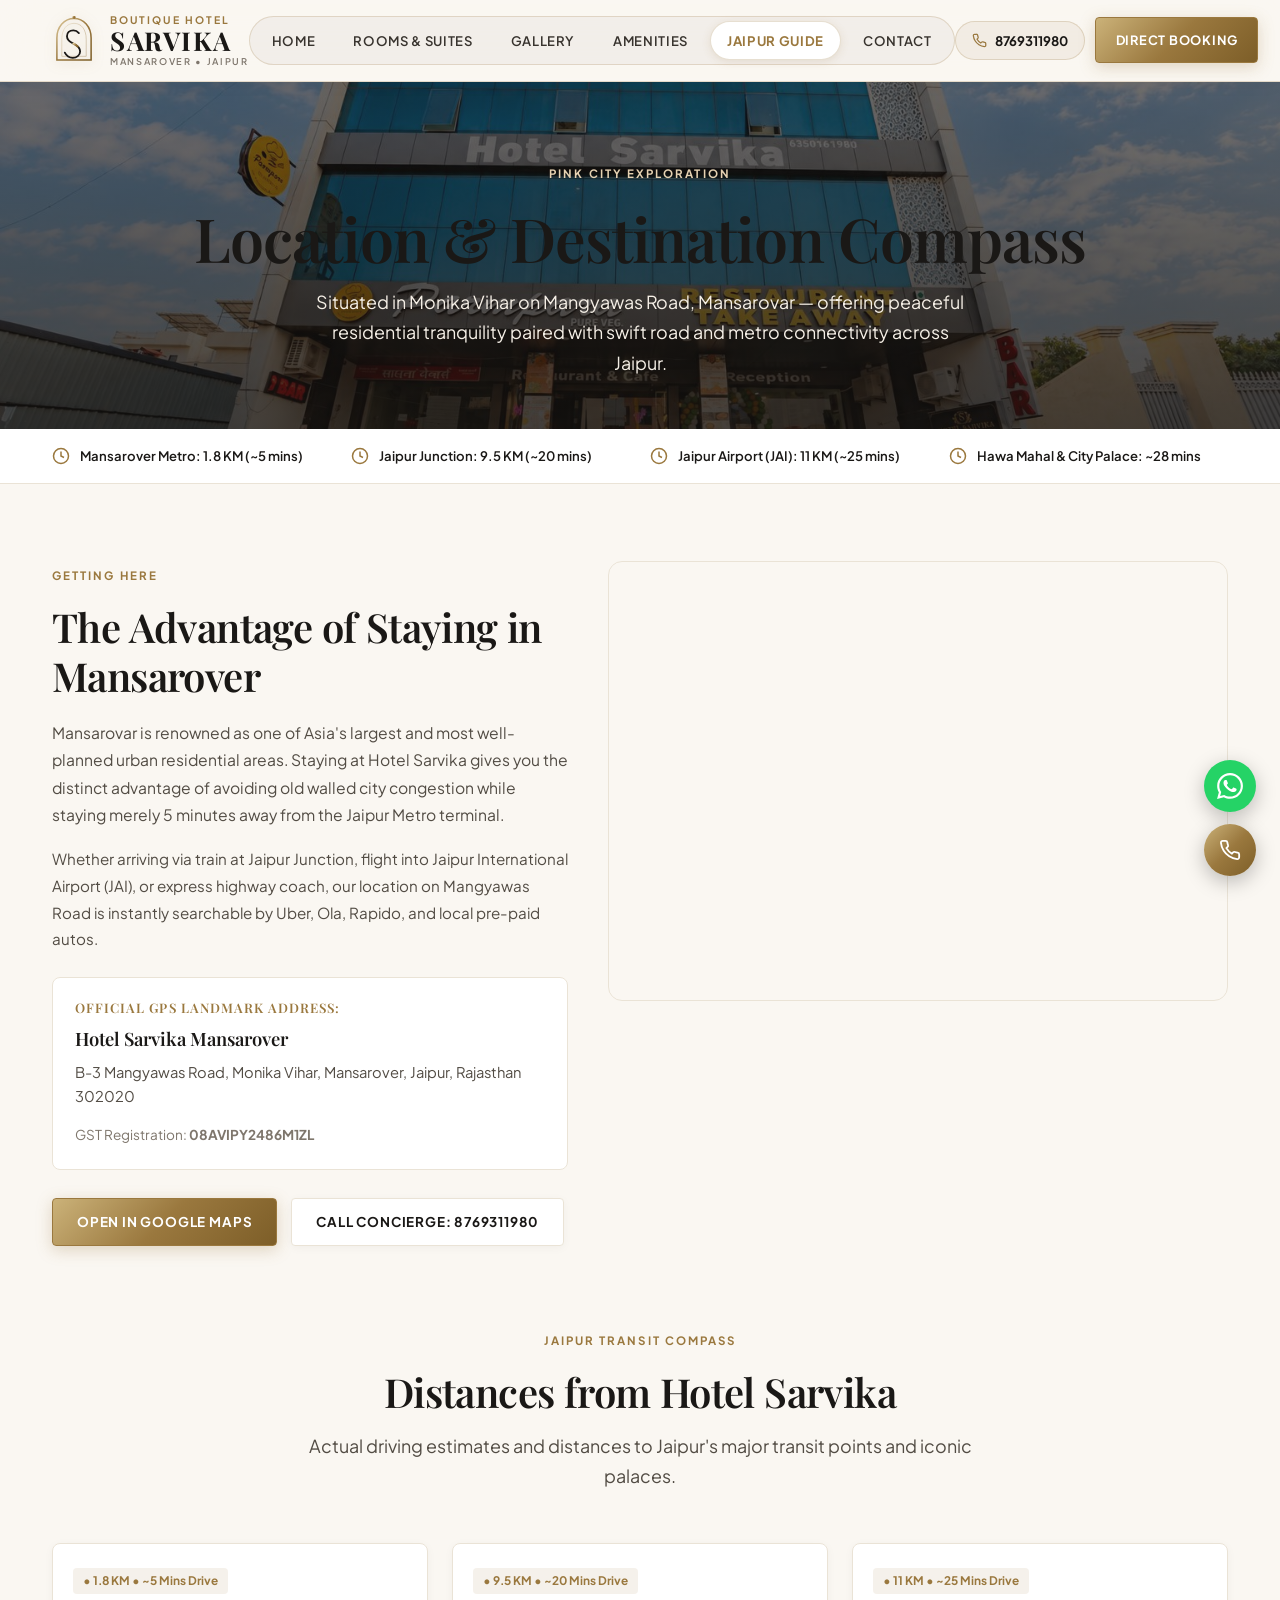
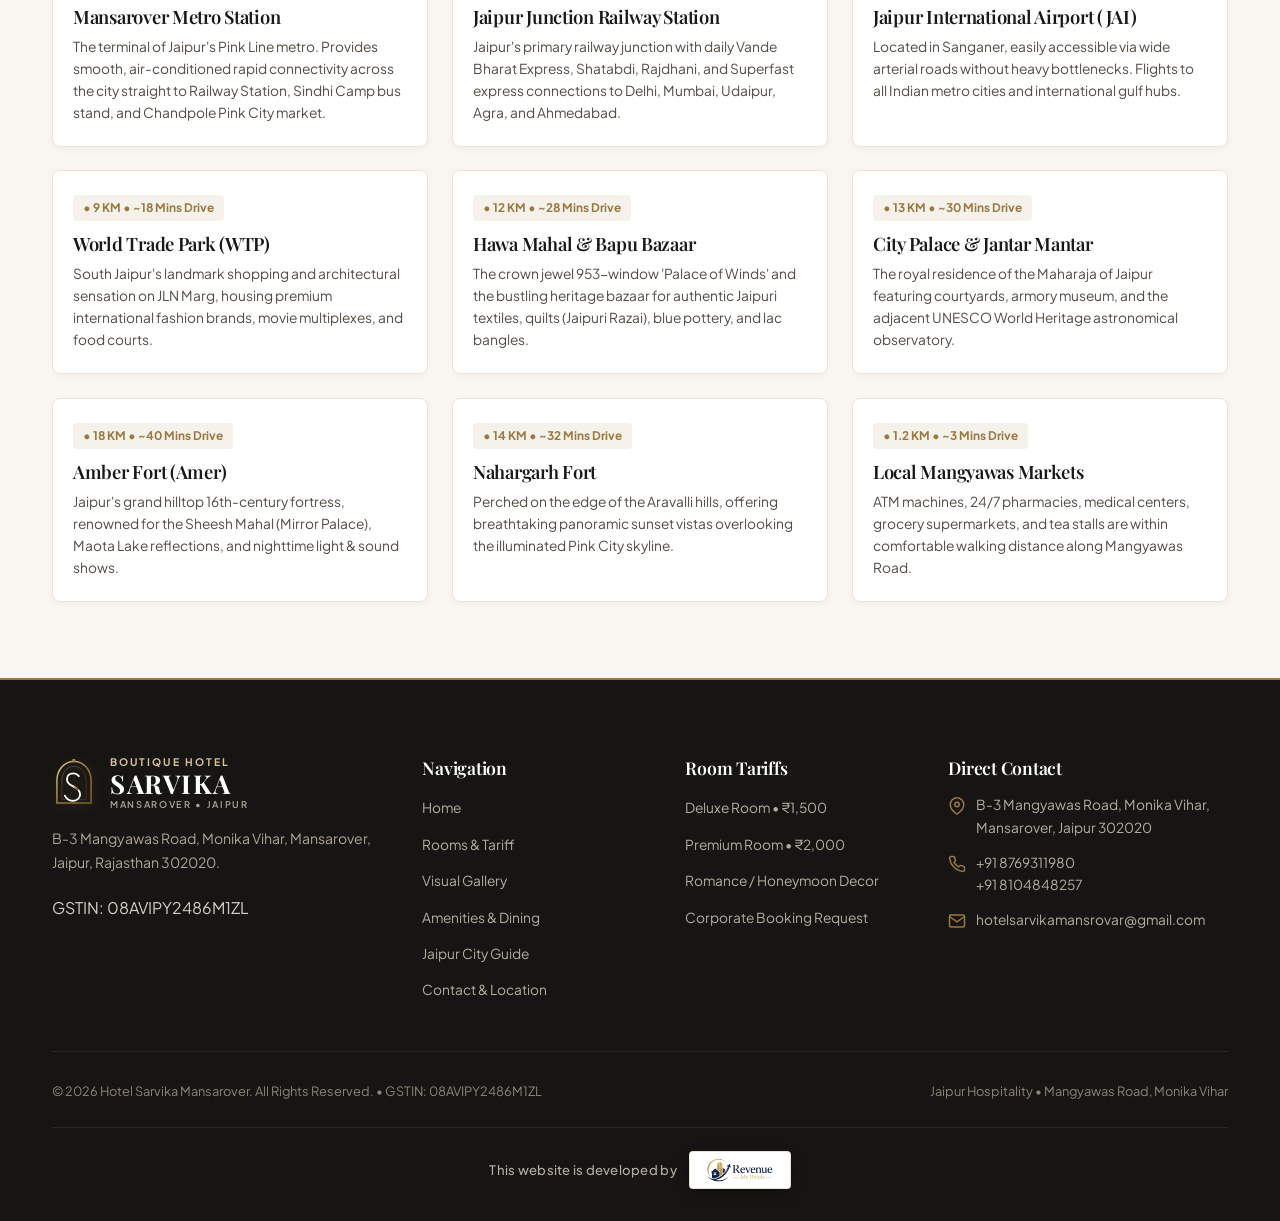
<file: location.html>
<!DOCTYPE html>
<html lang="en">
<head>
  <meta charset="UTF-8">
  <meta name="viewport" content="width=device-width, initial-scale=1.0">
  <title>Location &amp; Jaipur City Guide | Hotel Sarvika Mansarover</title>
  <meta name="description" content="Directions and location guide for Hotel Sarvika Mansarover, Jaipur. Situated on Mangyawas Road, Monika Vihar. Proximity to Mansarover Metro (1.8 km), Airport (11 km), Jaipur Junction (9.5 km).">
  <link rel="icon" type="image/svg+xml" href="assets/images/favicon.svg">

  <!-- Core Google Fonts Preconnect & Fonts -->
  <link rel="preconnect" href="https://fonts.googleapis.com">
  <link rel="preconnect" href="https://fonts.gstatic.com" crossorigin>
  <link href="https://fonts.googleapis.com/css2?family=Cormorant+Garamond:ital,wght@0,400;0,600;0,700;1,400;1,600&family=Playfair+Display:ital,wght@0,500;0,600;0,700;1,400&family=Plus+Jakarta+Sans:wght@300;400;500;600;700;800&display=swap" rel="stylesheet">

  <link rel="stylesheet" href="assets/css/style.css">
</head>
<body>


  <!-- Header with Bulletproof Inline Brand Identity -->
  <header class="site-header">
    <div class="container nav-container">
      
      <a href="index.html" class="brand-identity-hub" aria-label="Hotel Sarvika Mansarover">
        <div class="brand-crest-mark">
          <svg viewBox="0 0 72 76" fill="none" xmlns="http://www.w3.org/2000/svg">
            <defs>
              <linearGradient id="locCrestGold" x1="0%" y1="0%" x2="100%" y2="100%">
                <stop offset="0%" stop-color="#DFCA9B"/>
                <stop offset="50%" stop-color="#9A783E"/>
                <stop offset="100%" stop-color="#7D5E28"/>
              </linearGradient>
            </defs>
            <path d="M36 4 C20 4 8 18 8 36 L8 72 L64 72 L64 36 C64 18 52 4 36 4 Z" stroke="url(#locCrestGold)" stroke-width="2.5" fill="none"/>
            <path d="M36 12 C24 12 16 22 16 38 L16 66 L56 66 L56 38 C56 22 48 12 36 12 Z" stroke="url(#locCrestGold)" stroke-width="1" stroke-opacity="0.5" fill="none"/>
            <circle cx="36" cy="2" r="2.5" fill="url(#locCrestGold)"/>
            <path d="M44 28 C41.5 25 38.5 23.5 35 23.5 C28.5 23.5 24.5 27.5 24.5 33 C24.5 40 30 42.5 35 45 C41 48 46 51 46 58 C46 64.5 40 68.5 34 68.5 C27.5 68.5 23.5 65 21 60" stroke="#1A1816" stroke-width="3" stroke-linecap="round" fill="none"/>
            <path d="M35 45 C38 46.5 40 48 42 50" stroke="url(#locCrestGold)" stroke-width="3.5" stroke-linecap="round"/>
          </svg>
        </div>
        <div class="brand-typography">
          <span class="brand-kicker">Boutique Hotel</span>
          <span class="brand-title">SARVIKA</span>
          <span class="brand-location">Mansarover &bull; Jaipur</span>
        </div>
      </a>

      <nav>
        <ul class="nav-menu">
          <li><a href="index.html" class="nav-link">Home</a></li>
          <li><a href="rooms.html" class="nav-link">Rooms &amp; Suites</a></li>
          <li><a href="gallery.html" class="nav-link">Gallery</a></li>
          <li><a href="amenities.html" class="nav-link">Amenities</a></li>
          <li><a href="location.html" class="nav-link active">Jaipur Guide</a></li>
          <li><a href="contact.html" class="nav-link">Contact</a></li>
          <li class="nav-drawer-footer">
            <div class="nav-drawer-actions">
              <a href="https://wa.me/918769311980?text=Hello%20Hotel%20Sarvika%20Mansarover%2C%20I%20would%20like%20to%20inquire%20about%20booking%20a%20room." class="btn btn-whatsapp nav-drawer-btn" target="_blank">
                <svg width="15" height="15" viewBox="0 0 24 24" fill="currentColor"><path d="M.057 24l1.687-6.163c-1.041-1.804-1.588-3.849-1.587-5.946.003-6.556 5.338-11.891 11.893-11.891 3.181.001 6.167 1.24 8.413 3.488 2.245 2.248 3.481 5.236 3.48 8.414-.003 6.557-5.338 11.892-11.893 11.892-1.99-.001-3.951-.5-5.688-1.448l-6.305 1.654zm6.597-3.807c1.676.995 3.276 1.591 5.392 1.592 5.448 0 9.886-4.434 9.889-9.885.002-5.462-4.415-9.89-9.881-9.892-5.452 0-9.887 4.434-9.889 9.884-.001 2.225.651 3.891 1.746 5.634l-.999 3.648 3.742-.981zm11.387-5.464c-.074-.124-.272-.198-.57-.347-.297-.149-1.758-.868-2.031-.967-.272-.099-.47-.149-.669.149-.198.297-.768.967-.941 1.165-.173.198-.347.223-.644.074-.297-.149-1.255-.462-2.39-1.475-.883-.788-1.48-1.761-1.653-2.059-.173-.297-.018-.458.13-.606.134-.133.297-.347.446-.521.151-.172.2-.296.3-.495.099-.198.05-.372-.025-.521-.075-.148-.669-1.611-.916-2.206-.242-.579-.487-.501-.669-.51l-.57-.01c-.198 0-.52.074-.792.372s-1.04 1.016-1.04 2.479 1.065 2.876 1.213 3.074c.149.198 2.095 3.2 5.076 4.487.709.306 1.263.489 1.694.626.712.226 1.36.194 1.872.118.571-.085 1.758-.719 2.006-1.413.248-.695.248-1.29.173-1.414z"/></svg>
                WhatsApp Us
              </a>
              <a href="tel:+918769311980" class="btn btn-secondary nav-drawer-btn">
                <svg width="14" height="14" viewBox="0 0 24 24" fill="none" stroke="currentColor" stroke-width="2"><path d="M22 16.92v3a2 2 0 0 1-2.18 2 19.79 19.79 0 0 1-8.63-3.07 19.5 19.5 0 0 1-6-6 19.79 19.79 0 0 1-3.07-8.67A2 2 0 0 1 4.11 2h3a2 2 0 0 1 2 1.72 12.84 12.84 0 0 0 .7 2.81 2 2 0 0 1-.45 2.11L8.09 9.91a16 16 0 0 0 6 6l1.27-1.27a2 2 0 0 1 2.11-.45 12.84 12.84 0 0 0 2.81.7A2 2 0 0 1 22 16.92z"></path></svg>
                Call Desk
              </a>
            </div>
            <div class="nav-drawer-meta">
              B-3 Mangyawas Rd, Monika Vihar, Mansarovar Jaipur<br>
              <span class="drawer-gst">GSTIN: 08AVIPY2486M1ZL</span>
            </div>
          </li>
        </ul>
      </nav>

      <div class="nav-actions">
        <a href="tel:+918769311980" class="nav-phone-link" aria-label="Call Hotel Sarvika">
          <svg width="15" height="15" viewBox="0 0 24 24" fill="none" stroke="currentColor" stroke-width="2"><path d="M22 16.92v3a2 2 0 0 1-2.18 2 19.79 19.79 0 0 1-8.63-3.07 19.5 19.5 0 0 1-6-6 19.79 19.79 0 0 1-3.07-8.67A2 2 0 0 1 4.11 2h3a2 2 0 0 1 2 1.72 12.84 12.84 0 0 0 .7 2.81 2 2 0 0 1-.45 2.11L8.09 9.91a16 16 0 0 0 6 6l1.27-1.27a2 2 0 0 1 2.11-.45 12.84 12.84 0 0 0 2.81.7A2 2 0 0 1 22 16.92z"></path></svg>
          <span class="nav-phone-text">8769311980</span>
        </a>
        <a href="contact.html" class="btn btn-primary nav-book-btn" style="padding: 10px 20px; font-size: 0.8rem;">
          Direct Booking
        </a>
        <button class="menu-toggle" id="menuToggle" aria-label="Toggle navigation menu" aria-expanded="false">
          <span class="hamburger-bar"></span>
          <span class="hamburger-bar"></span>
          <span class="hamburger-bar"></span>
        </button>
      </div>
    </div>
  </header>

  <main>
    <!-- ==========================================================================
         PAGE HERO BANNER WITH 20-30% FADED HOTEL FACADE DAY BACKGROUND
         ========================================================================== -->
    <section class="inner-page-hero hero-bg-location">
      <div class="container">
        <div class="tagline tagline-light">Pink City Exploration</div>
        <h1 class="heading-display" style="margin-top: 12px; margin-bottom: 14px;">
          Location &amp; Destination Compass
        </h1>
        <p class="lead-text" style="max-width: 660px; margin: 0 auto; color: #F5EFE6;">
          Situated in Monika Vihar on Mangyawas Road, Mansarovar — offering peaceful residential tranquility paired with swift road and metro connectivity across Jaipur.
        </p>
      </div>
    </section>

    <!-- Quick Privileges Ribbon -->
    <section class="privileges-strip">
      <div class="container">
        <div class="privileges-grid">
          <div class="privilege-item">
            <svg width="18" height="18" viewBox="0 0 24 24" fill="none" stroke="currentColor" stroke-width="2"><circle cx="12" cy="12" r="10"></circle><polyline points="12 6 12 12 16 14"></polyline></svg>
            <span>Mansarover Metro: 1.8 KM (~5 mins)</span>
          </div>
          <div class="privilege-item">
            <svg width="18" height="18" viewBox="0 0 24 24" fill="none" stroke="currentColor" stroke-width="2"><circle cx="12" cy="12" r="10"></circle><polyline points="12 6 12 12 16 14"></polyline></svg>
            <span>Jaipur Junction: 9.5 KM (~20 mins)</span>
          </div>
          <div class="privilege-item">
            <svg width="18" height="18" viewBox="0 0 24 24" fill="none" stroke="currentColor" stroke-width="2"><circle cx="12" cy="12" r="10"></circle><polyline points="12 6 12 12 16 14"></polyline></svg>
            <span>Jaipur Airport (JAI): 11 KM (~25 mins)</span>
          </div>
          <div class="privilege-item">
            <svg width="18" height="18" viewBox="0 0 24 24" fill="none" stroke="currentColor" stroke-width="2"><circle cx="12" cy="12" r="10"></circle><polyline points="12 6 12 12 16 14"></polyline></svg>
            <span>Hawa Mahal &amp; City Palace: ~28 mins</span>
          </div>
        </div>
      </div>
    </section>

    <!-- Location Overview & Interactive Map -->
    <section class="section-spacing">
      <div class="container">
        
        <div class="contact-section-grid" style="align-items: start; margin-bottom: 5rem;">
          
          <div>
            <div class="tagline">Getting Here</div>
            <h2 class="heading-section" style="margin-top: 10px; margin-bottom: 18px;">
              The Advantage of Staying in Mansarover
            </h2>
            <p style="color: var(--text-secondary); line-height: 1.75; margin-bottom: 18px; font-size: 0.98rem;">
              Mansarovar is renowned as one of Asia's largest and most well-planned urban residential areas. Staying at Hotel Sarvika gives you the distinct advantage of avoiding old walled city congestion while staying merely 5 minutes away from the Jaipur Metro terminal.
            </p>
            <p style="color: var(--text-secondary); line-height: 1.75; margin-bottom: 24px; font-size: 0.95rem;">
              Whether arriving via train at Jaipur Junction, flight into Jaipur International Airport (JAI), or express highway coach, our location on Mangyawas Road is instantly searchable by Uber, Ola, Rapido, and local pre-paid autos.
            </p>

            <div style="background: #FFFFFF; border-radius: var(--radius-sm); padding: 22px; border: 1px solid var(--border-subtle); box-shadow: var(--shadow-sm); margin-bottom: 28px;">
              <h4 style="font-size: 0.82rem; text-transform: uppercase; letter-spacing: 0.08em; color: var(--gold-primary); margin-bottom: 8px;">Official GPS Landmark Address:</h4>
              <p style="font-family: var(--font-serif); font-size: 1.15rem; font-weight: 600; color: var(--text-primary); margin-bottom: 6px;">
                Hotel Sarvika Mansarover
              </p>
              <p style="color: var(--text-secondary); font-size: 0.92rem; margin-bottom: 16px;">
                B-3 Mangyawas Road, Monika Vihar, Mansarover, Jaipur, Rajasthan 302020
              </p>
              <div style="font-size: 0.85rem; color: var(--text-muted);">
                GST Registration: <strong>08AVIPY2486M1ZL</strong>
              </div>
            </div>

            <div style="display: flex; gap: 14px; flex-wrap: wrap;">
              <a href="https://maps.google.com/?q=Hotel+Sarvika+Mansarover+Jaipur" class="btn btn-primary" target="_blank">
                Open in Google Maps
              </a>
              <a href="tel:+918769311980" class="btn btn-secondary">
                Call Concierge: 8769311980
              </a>
            </div>
          </div>

          <!-- Map Frame -->
          <div style="border-radius: var(--radius-md); overflow: hidden; box-shadow: var(--shadow-lg); border: 1px solid var(--border-subtle); height: 440px;">
            <iframe 
              src="https://www.google.com/maps/embed?pb=!1m18!1m12!1m3!1d14238.90487053512!2d75.73581895!3d26.8524317!2m3!1f0!2f0!3f0!3m2!1i1024!2i768!4f13.1!3m3!1m2!1s0x396db51859c2b4c1%3A0xb31a4773c3333333!2sMangyawas%20Rd%2C%20Mansarovar%2C%20Jaipur%2C%20Rajasthan%20302020!5e0!3m2!1sen!2sin!4v1700000000000!5m2!1sen!2sin" 
              width="100%" 
              height="100%" 
              style="border:0;" 
              allowfullscreen="" 
              loading="lazy" 
              referrerpolicy="no-referrer-when-downgrade"
              title="Hotel Sarvika Mansarover Location Map">
            </iframe>
          </div>

        </div>

        <!-- Jaipur Proximity Cards -->
        <div class="section-header">
          <div class="tagline">Jaipur Transit Compass</div>
          <h2 class="heading-section" style="margin-top: 10px; margin-bottom: 14px;">
            Distances from Hotel Sarvika
          </h2>
          <p class="lead-text">
            Actual driving estimates and distances to Jaipur's major transit points and iconic palaces.
          </p>
        </div>

        <div class="transit-grid-3">
          
          <div class="transit-card">
            <span class="guide-distance-badge">&bull; 1.8 KM &bull; ~5 Mins Drive</span>
            <h3>Mansarover Metro Station</h3>
            <p>The terminal of Jaipur's Pink Line metro. Provides smooth, air-conditioned rapid connectivity across the city straight to Railway Station, Sindhi Camp bus stand, and Chandpole Pink City market.</p>
          </div>

          <div class="transit-card">
            <span class="guide-distance-badge">&bull; 9.5 KM &bull; ~20 Mins Drive</span>
            <h3>Jaipur Junction Railway Station</h3>
            <p>Jaipur's primary railway junction with daily Vande Bharat Express, Shatabdi, Rajdhani, and Superfast express connections to Delhi, Mumbai, Udaipur, Agra, and Ahmedabad.</p>
          </div>

          <div class="transit-card">
            <span class="guide-distance-badge">&bull; 11 KM &bull; ~25 Mins Drive</span>
            <h3>Jaipur International Airport (JAI)</h3>
            <p>Located in Sanganer, easily accessible via wide arterial roads without heavy bottlenecks. Flights to all Indian metro cities and international gulf hubs.</p>
          </div>

          <div class="transit-card">
            <span class="guide-distance-badge">&bull; 9 KM &bull; ~18 Mins Drive</span>
            <h3>World Trade Park (WTP)</h3>
            <p>South Jaipur's landmark shopping and architectural sensation on JLN Marg, housing premium international fashion brands, movie multiplexes, and food courts.</p>
          </div>

          <div class="transit-card">
            <span class="guide-distance-badge">&bull; 12 KM &bull; ~28 Mins Drive</span>
            <h3>Hawa Mahal &amp; Bapu Bazaar</h3>
            <p>The crown jewel 953-window 'Palace of Winds' and the bustling heritage bazaar for authentic Jaipuri textiles, quilts (Jaipuri Razai), blue pottery, and lac bangles.</p>
          </div>

          <div class="transit-card">
            <span class="guide-distance-badge">&bull; 13 KM &bull; ~30 Mins Drive</span>
            <h3>City Palace &amp; Jantar Mantar</h3>
            <p>The royal residence of the Maharaja of Jaipur featuring courtyards, armory museum, and the adjacent UNESCO World Heritage astronomical observatory.</p>
          </div>

          <div class="transit-card">
            <span class="guide-distance-badge">&bull; 18 KM &bull; ~40 Mins Drive</span>
            <h3>Amber Fort (Amer)</h3>
            <p>Jaipur's grand hilltop 16th-century fortress, renowned for the Sheesh Mahal (Mirror Palace), Maota Lake reflections, and nighttime light &amp; sound shows.</p>
          </div>

          <div class="transit-card">
            <span class="guide-distance-badge">&bull; 14 KM &bull; ~32 Mins Drive</span>
            <h3>Nahargarh Fort</h3>
            <p>Perched on the edge of the Aravalli hills, offering breathtaking panoramic sunset vistas overlooking the illuminated Pink City skyline.</p>
          </div>

          <div class="transit-card">
            <span class="guide-distance-badge">&bull; 1.2 KM &bull; ~3 Mins Drive</span>
            <h3>Local Mangyawas Markets</h3>
            <p>ATM machines, 24/7 pharmacies, medical centers, grocery supermarkets, and tea stalls are within comfortable walking distance along Mangyawas Road.</p>
          </div>

        </div>

      </div>
    </section>
  </main>

  <!-- FLOATING CONTACT HUB -->
  <aside class="floating-contact-hub" aria-label="Quick Contact Actions">
    <a href="https://wa.me/918769311980?text=Hello%20Hotel%20Sarvika%20Mansarover%2C%20I%20would%20like%20to%20inquire%20about%20booking%20a%20room." class="floating-action-btn wa-btn" target="_blank" aria-label="Chat on WhatsApp">
      <svg width="26" height="26" viewBox="0 0 24 24" fill="currentColor"><path d="M.057 24l1.687-6.163c-1.041-1.804-1.588-3.849-1.587-5.946.003-6.556 5.338-11.891 11.893-11.891 3.181.001 6.167 1.24 8.413 3.488 2.245 2.248 3.481 5.236 3.48 8.414-.003 6.557-5.338 11.892-11.893 11.892-1.99-.001-3.951-.5-5.688-1.448l-6.305 1.654zm6.597-3.807c1.676.995 3.276 1.591 5.392 1.592 5.448 0 9.886-4.434 9.889-9.885.002-5.462-4.415-9.89-9.881-9.892-5.452 0-9.887 4.434-9.889 9.884-.001 2.225.651 3.891 1.746 5.634l-.999 3.648 3.742-.981zm11.387-5.464c-.074-.124-.272-.198-.57-.347-.297-.149-1.758-.868-2.031-.967-.272-.099-.47-.149-.669.149-.198.297-.768.967-.941 1.165-.173.198-.347.223-.644.074-.297-.149-1.255-.462-2.39-1.475-.883-.788-1.48-1.761-1.653-2.059-.173-.297-.018-.458.13-.606.134-.133.297-.347.446-.521.151-.172.2-.296.3-.495.099-.198.05-.372-.025-.521-.075-.148-.669-1.611-.916-2.206-.242-.579-.487-.501-.669-.51l-.57-.01c-.198 0-.52.074-.792.372s-1.04 1.016-1.04 2.479 1.065 2.876 1.213 3.074c.149.198 2.095 3.2 5.076 4.487.709.306 1.263.489 1.694.626.712.226 1.36.194 1.872.118.571-.085 1.758-.719 2.006-1.413.248-.695.248-1.29.173-1.414z"/></svg>
      <span class="tooltip">WhatsApp Booking</span>
    </a>
    <a href="tel:+918769311980" class="floating-action-btn call-btn" aria-label="Call Front Desk">
      <svg width="22" height="22" viewBox="0 0 24 24" fill="none" stroke="currentColor" stroke-width="2"><path d="M22 16.92v3a2 2 0 0 1-2.18 2 19.79 19.79 0 0 1-8.63-3.07 19.5 19.5 0 0 1-6-6 19.79 19.79 0 0 1-3.07-8.67A2 2 0 0 1 4.11 2h3a2 2 0 0 1 2 1.72 12.84 12.84 0 0 0 .7 2.81 2 2 0 0 1-.45 2.11L8.09 9.91a16 16 0 0 0 6 6l1.27-1.27a2 2 0 0 1 2.11-.45 12.84 12.84 0 0 0 2.81.7A2 2 0 0 1 22 16.92z"></path></svg>
      <span class="tooltip">Call +91 8769311980</span>
    </a>
  </aside>

  <!-- Footer with Bulletproof Inline Brand Identity -->
  <footer class="site-footer">
    <div class="container">
      <div class="footer-grid">
        <div class="footer-brand">
          <a href="index.html" class="brand-identity-hub brand-light" aria-label="Hotel Sarvika Mansarover">
            <div class="brand-crest-mark">
              <svg viewBox="0 0 72 76" fill="none" xmlns="http://www.w3.org/2000/svg">
                <defs>
                  <linearGradient id="locFootGold" x1="0%" y1="0%" x2="100%" y2="100%">
                    <stop offset="0%" stop-color="#DFCA9B"/>
                    <stop offset="50%" stop-color="#9A783E"/>
                    <stop offset="100%" stop-color="#7D5E28"/>
                  </linearGradient>
                </defs>
                <path d="M36 4 C20 4 8 18 8 36 L8 72 L64 72 L64 36 C64 18 52 4 36 4 Z" stroke="url(#locFootGold)" stroke-width="2.5" fill="none"/>
                <path d="M36 12 C24 12 16 22 16 38 L16 66 L56 66 L56 38 C56 22 48 12 36 12 Z" stroke="url(#locFootGold)" stroke-width="1" stroke-opacity="0.5" fill="none"/>
                <circle cx="36" cy="2" r="2.5" fill="url(#locFootGold)"/>
                <path d="M44 28 C41.5 25 38.5 23.5 35 23.5 C28.5 23.5 24.5 27.5 24.5 33 C24.5 40 30 42.5 35 45 C41 48 46 51 46 58 C46 64.5 40 68.5 34 68.5 C27.5 68.5 23.5 65 21 60" stroke="#FFFFFF" stroke-width="3" stroke-linecap="round" fill="none"/>
                <path d="M35 45 C38 46.5 40 48 42 50" stroke="url(#locFootGold)" stroke-width="3.5" stroke-linecap="round"/>
              </svg>
            </div>
            <div class="brand-typography">
              <span class="brand-kicker">Boutique Hotel</span>
              <span class="brand-title">SARVIKA</span>
              <span class="brand-location">Mansarover &bull; Jaipur</span>
            </div>
          </a>
          <p>
            B-3 Mangyawas Road, Monika Vihar, Mansarover, Jaipur, Rajasthan 302020.
          </p>
          <div style="margin-top: 20px;" class="gst-badge">
            GSTIN: 08AVIPY2486M1ZL
          </div>
        </div>
        <div class="footer-col">
          <h4>Navigation</h4>
          <ul class="footer-links">
            <li><a href="index.html">Home</a></li>
            <li><a href="rooms.html">Rooms &amp; Tariff</a></li>
            <li><a href="gallery.html">Visual Gallery</a></li>
            <li><a href="amenities.html">Amenities &amp; Dining</a></li>
            <li><a href="location.html">Jaipur City Guide</a></li>
            <li><a href="contact.html">Contact &amp; Location</a></li>
          </ul>
        </div>
        <div class="footer-col">
          <h4>Room Tariffs</h4>
          <ul class="footer-links">
            <li><a href="rooms.html">Deluxe Room &bull; ₹1,500</a></li>
            <li><a href="rooms.html">Premium Room &bull; ₹2,000</a></li>
            <li><a href="rooms.html#celebration">Romance / Honeymoon Decor</a></li>
            <li><a href="contact.html">Corporate Booking Request</a></li>
          </ul>
        </div>
        <div class="footer-col">
          <h4>Direct Contact</h4>
          <ul class="footer-contact-items">
            <li>
              <svg width="18" height="18" viewBox="0 0 24 24" fill="none" stroke="currentColor" stroke-width="2"><path d="M21 10c0 7-9 13-9 13s-9-6-9-13a9 9 0 0 1 18 0z"></path><circle cx="12" cy="10" r="3"></circle></svg>
              <span>B-3 Mangyawas Road, Monika Vihar, Mansarover, Jaipur 302020</span>
            </li>
            <li>
              <svg width="18" height="18" viewBox="0 0 24 24" fill="none" stroke="currentColor" stroke-width="2"><path d="M22 16.92v3a2 2 0 0 1-2.18 2 19.79 19.79 0 0 1-8.63-3.07 19.5 19.5 0 0 1-6-6 19.79 19.79 0 0 1-3.07-8.67A2 2 0 0 1 4.11 2h3a2 2 0 0 1 2 1.72 12.84 12.84 0 0 0 .7 2.81 2 2 0 0 1-.45 2.11L8.09 9.91a16 16 0 0 0 6 6l1.27-1.27a2 2 0 0 1 2.11-.45 12.84 12.84 0 0 0 2.81.7A2 2 0 0 1 22 16.92z"></path></svg>
              <div>
                <a href="tel:+918769311980" style="color: inherit;">+91 8769311980</a><br>
                <a href="tel:+918104848257" style="color: inherit;">+91 8104848257</a>
              </div>
            </li>
            <li>
              <svg width="18" height="18" viewBox="0 0 24 24" fill="none" stroke="currentColor" stroke-width="2"><path d="M4 4h16c1.1 0 2 .9 2 2v12c0 1.1-.9 2-2 2H4c-1.1 0-2-.9-2-2V6c0-1.1.9-2 2-2z"></path><polyline points="22,6 12,13 2,6"></polyline></svg>
              <a href="mailto:hotelsarvikamansrovar@gmail.com" style="color: inherit;">hotelsarvikamansrovar@gmail.com</a>
            </li>
          </ul>
        </div>
      </div>
      <div class="footer-bottom">
        <div>&copy; 2026 Hotel Sarvika Mansarover. All Rights Reserved. &bull; GSTIN: 08AVIPY2486M1ZL</div>
        <div>Jaipur Hospitality &bull; Mangyawas Road, Monika Vihar</div>
      </div>

      <!-- Developer Agency Credit -->
      <div class="footer-developer-credit">
        <span class="developer-credit-text">This website is developed by</span>
        <a href="https://revenuemyhotels.com/" target="_blank" rel="noopener noreferrer" class="developer-logo-link" title="Revenue My Hotels">
          <img src="assets/images/web/revenue-my-hotels-logo.png" alt="Revenue My Hotels" class="developer-logo-img" loading="lazy">
        </a>
      </div>
    </div>
  </footer>

  <script src="assets/js/3d-scroll.js"></script>
  <script src="assets/js/main.js"></script>
</body>
</html>
</file>
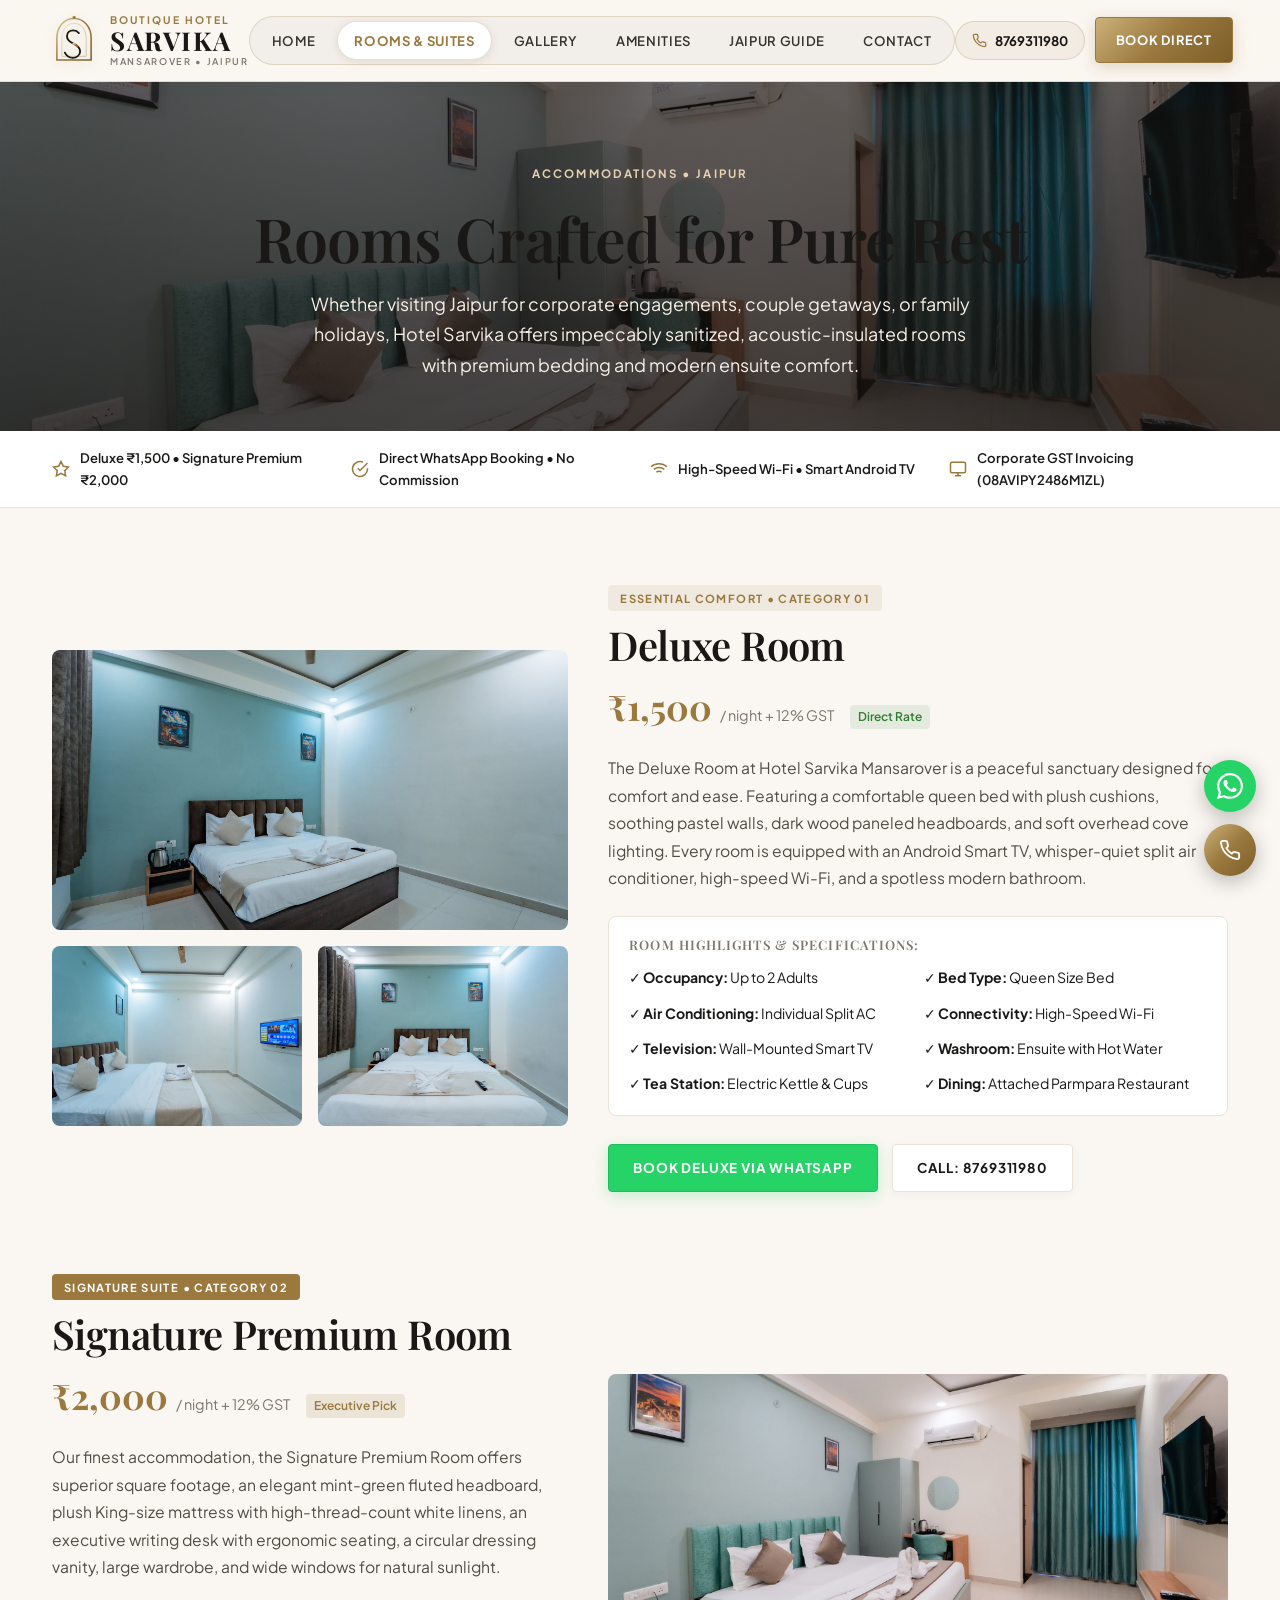
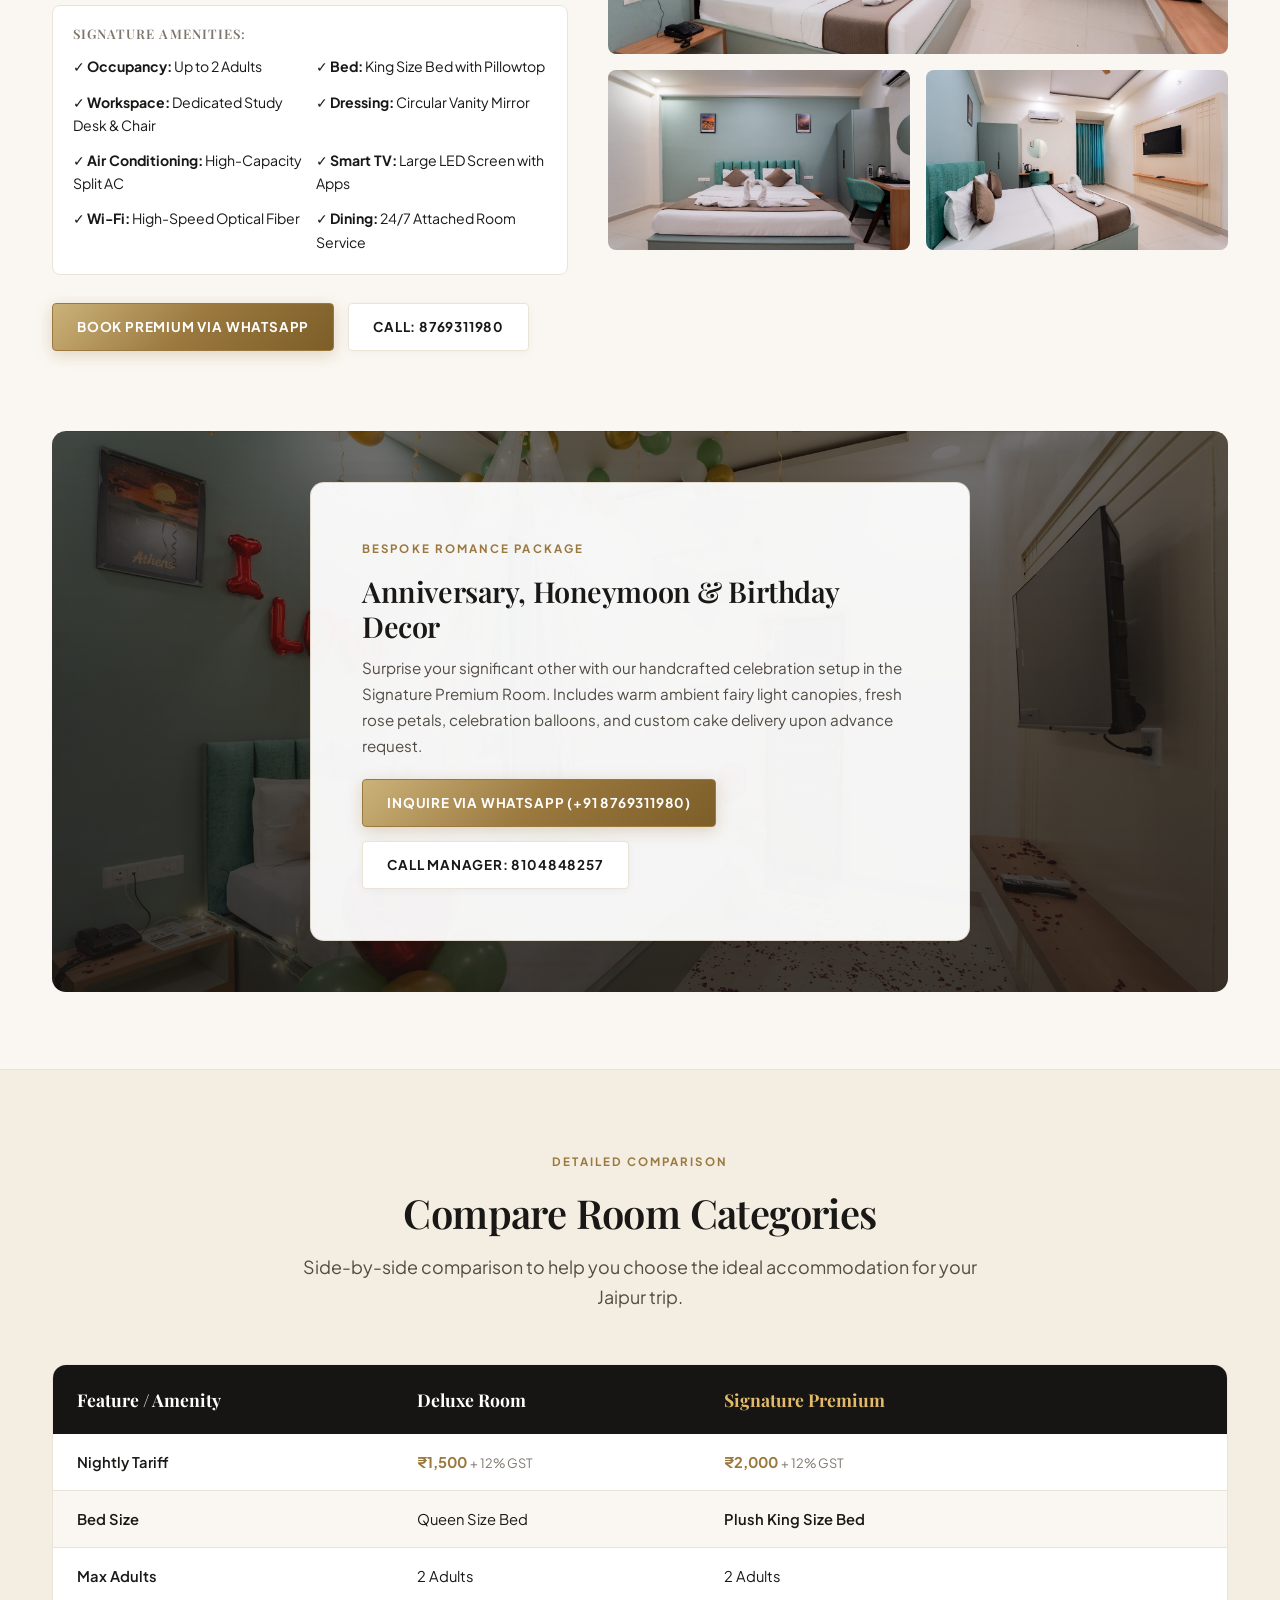
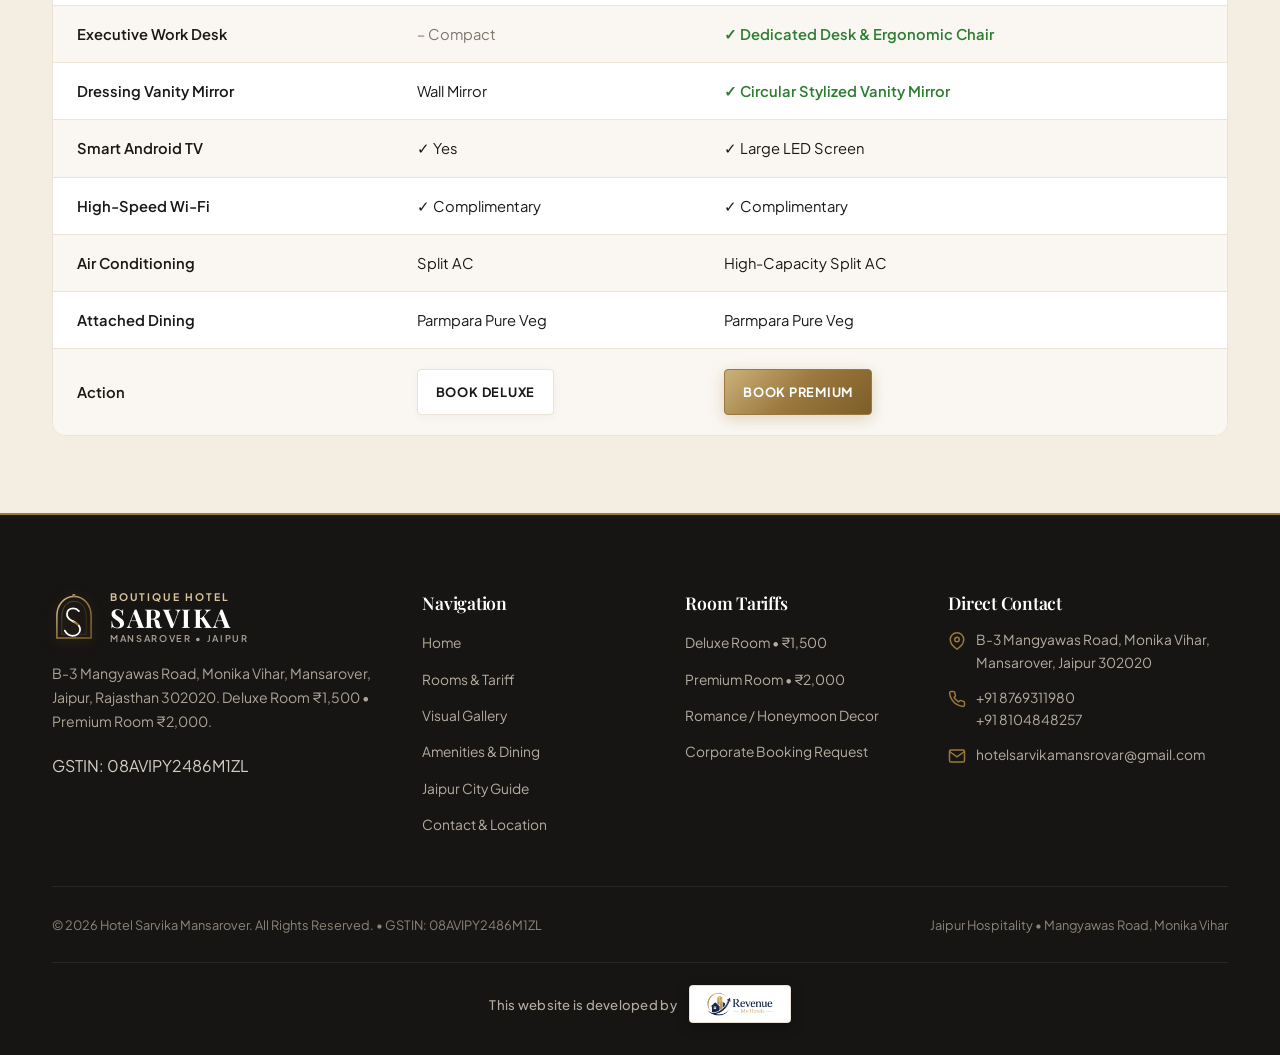
<file: rooms.html>
<!DOCTYPE html>
<html lang="en">
<head>
  <meta charset="UTF-8">
  <meta name="viewport" content="width=device-width, initial-scale=1.0">
  <title>Rooms &amp; Suites | Hotel Sarvika Mansarover Jaipur</title>
  <meta name="description" content="Explore Deluxe Rooms (₹1,500) and Premium Suites (₹2,000) at Hotel Sarvika Mansarover, Jaipur. High-speed Wi-Fi, Android Smart TV, split AC, pristine ensuite washrooms, and attached pure veg dining at Parmpara.">
  <link rel="icon" type="image/svg+xml" href="assets/images/favicon.svg">

  <!-- Core Google Fonts Preconnect & Fonts -->
  <link rel="preconnect" href="https://fonts.googleapis.com">
  <link rel="preconnect" href="https://fonts.gstatic.com" crossorigin>
  <link href="https://fonts.googleapis.com/css2?family=Cormorant+Garamond:ital,wght@0,400;0,600;0,700;1,400;1,600&family=Playfair+Display:ital,wght@0,500;0,600;0,700;1,400&family=Plus+Jakarta+Sans:wght@300;400;500;600;700;800&display=swap" rel="stylesheet">

  <link rel="stylesheet" href="assets/css/style.css">
</head>
<body>


  <!-- Header with Bulletproof Inline Brand Identity -->
  <header class="site-header">
    <div class="container nav-container">
      
      <a href="index.html" class="brand-identity-hub" aria-label="Hotel Sarvika Mansarover">
        <div class="brand-crest-mark">
          <svg viewBox="0 0 72 76" fill="none" xmlns="http://www.w3.org/2000/svg">
            <defs>
              <linearGradient id="roomsCrestGold" x1="0%" y1="0%" x2="100%" y2="100%">
                <stop offset="0%" stop-color="#DFCA9B"/>
                <stop offset="50%" stop-color="#9A783E"/>
                <stop offset="100%" stop-color="#7D5E28"/>
              </linearGradient>
            </defs>
            <path d="M36 4 C20 4 8 18 8 36 L8 72 L64 72 L64 36 C64 18 52 4 36 4 Z" stroke="url(#roomsCrestGold)" stroke-width="2.5" fill="none"/>
            <path d="M36 12 C24 12 16 22 16 38 L16 66 L56 66 L56 38 C56 22 48 12 36 12 Z" stroke="url(#roomsCrestGold)" stroke-width="1" stroke-opacity="0.5" fill="none"/>
            <circle cx="36" cy="2" r="2.5" fill="url(#roomsCrestGold)"/>
            <path d="M44 28 C41.5 25 38.5 23.5 35 23.5 C28.5 23.5 24.5 27.5 24.5 33 C24.5 40 30 42.5 35 45 C41 48 46 51 46 58 C46 64.5 40 68.5 34 68.5 C27.5 68.5 23.5 65 21 60" stroke="#1A1816" stroke-width="3" stroke-linecap="round" fill="none"/>
            <path d="M35 45 C38 46.5 40 48 42 50" stroke="url(#roomsCrestGold)" stroke-width="3.5" stroke-linecap="round"/>
          </svg>
        </div>
        <div class="brand-typography">
          <span class="brand-kicker">Boutique Hotel</span>
          <span class="brand-title">SARVIKA</span>
          <span class="brand-location">Mansarover &bull; Jaipur</span>
        </div>
      </a>

      <nav>
        <ul class="nav-menu">
          <li><a href="index.html" class="nav-link">Home</a></li>
          <li><a href="rooms.html" class="nav-link active">Rooms &amp; Suites</a></li>
          <li><a href="gallery.html" class="nav-link">Gallery</a></li>
          <li><a href="amenities.html" class="nav-link">Amenities</a></li>
          <li><a href="location.html" class="nav-link">Jaipur Guide</a></li>
          <li><a href="contact.html" class="nav-link">Contact</a></li>
          <li class="nav-drawer-footer">
            <div class="nav-drawer-actions">
              <a href="https://wa.me/918769311980?text=Hello%20Hotel%20Sarvika%20Mansarover%2C%20I%20would%20like%20to%20inquire%20about%20booking%20a%20room." class="btn btn-whatsapp nav-drawer-btn" target="_blank">
                <svg width="15" height="15" viewBox="0 0 24 24" fill="currentColor"><path d="M.057 24l1.687-6.163c-1.041-1.804-1.588-3.849-1.587-5.946.003-6.556 5.338-11.891 11.893-11.891 3.181.001 6.167 1.24 8.413 3.488 2.245 2.248 3.481 5.236 3.48 8.414-.003 6.557-5.338 11.892-11.893 11.892-1.99-.001-3.951-.5-5.688-1.448l-6.305 1.654zm6.597-3.807c1.676.995 3.276 1.591 5.392 1.592 5.448 0 9.886-4.434 9.889-9.885.002-5.462-4.415-9.89-9.881-9.892-5.452 0-9.887 4.434-9.889 9.884-.001 2.225.651 3.891 1.746 5.634l-.999 3.648 3.742-.981zm11.387-5.464c-.074-.124-.272-.198-.57-.347-.297-.149-1.758-.868-2.031-.967-.272-.099-.47-.149-.669.149-.198.297-.768.967-.941 1.165-.173.198-.347.223-.644.074-.297-.149-1.255-.462-2.39-1.475-.883-.788-1.48-1.761-1.653-2.059-.173-.297-.018-.458.13-.606.134-.133.297-.347.446-.521.151-.172.2-.296.3-.495.099-.198.05-.372-.025-.521-.075-.148-.669-1.611-.916-2.206-.242-.579-.487-.501-.669-.51l-.57-.01c-.198 0-.52.074-.792.372s-1.04 1.016-1.04 2.479 1.065 2.876 1.213 3.074c.149.198 2.095 3.2 5.076 4.487.709.306 1.263.489 1.694.626.712.226 1.36.194 1.872.118.571-.085 1.758-.719 2.006-1.413.248-.695.248-1.29.173-1.414z"/></svg>
                WhatsApp Us
              </a>
              <a href="tel:+918769311980" class="btn btn-secondary nav-drawer-btn">
                <svg width="14" height="14" viewBox="0 0 24 24" fill="none" stroke="currentColor" stroke-width="2"><path d="M22 16.92v3a2 2 0 0 1-2.18 2 19.79 19.79 0 0 1-8.63-3.07 19.5 19.5 0 0 1-6-6 19.79 19.79 0 0 1-3.07-8.67A2 2 0 0 1 4.11 2h3a2 2 0 0 1 2 1.72 12.84 12.84 0 0 0 .7 2.81 2 2 0 0 1-.45 2.11L8.09 9.91a16 16 0 0 0 6 6l1.27-1.27a2 2 0 0 1 2.11-.45 12.84 12.84 0 0 0 2.81.7A2 2 0 0 1 22 16.92z"></path></svg>
                Call Desk
              </a>
            </div>
            <div class="nav-drawer-meta">
              B-3 Mangyawas Rd, Monika Vihar, Mansarovar Jaipur<br>
              <span class="drawer-gst">GSTIN: 08AVIPY2486M1ZL</span>
            </div>
          </li>
        </ul>
      </nav>

      <div class="nav-actions">
        <a href="tel:+918769311980" class="nav-phone-link" aria-label="Call Hotel Sarvika">
          <svg width="15" height="15" viewBox="0 0 24 24" fill="none" stroke="currentColor" stroke-width="2"><path d="M22 16.92v3a2 2 0 0 1-2.18 2 19.79 19.79 0 0 1-8.63-3.07 19.5 19.5 0 0 1-6-6 19.79 19.79 0 0 1-3.07-8.67A2 2 0 0 1 4.11 2h3a2 2 0 0 1 2 1.72 12.84 12.84 0 0 0 .7 2.81 2 2 0 0 1-.45 2.11L8.09 9.91a16 16 0 0 0 6 6l1.27-1.27a2 2 0 0 1 2.11-.45 12.84 12.84 0 0 0 2.81.7A2 2 0 0 1 22 16.92z"></path></svg>
          <span class="nav-phone-text">8769311980</span>
        </a>
        <a href="contact.html" class="btn btn-primary nav-book-btn" style="padding: 10px 20px; font-size: 0.8rem;">
          Book Direct
        </a>
        <button class="menu-toggle" id="menuToggle" aria-label="Toggle navigation menu" aria-expanded="false">
          <span class="hamburger-bar"></span>
          <span class="hamburger-bar"></span>
          <span class="hamburger-bar"></span>
        </button>
      </div>
    </div>
  </header>

  <main>
    <!-- ==========================================================================
         PAGE HERO BANNER WITH 20-30% FADED REAL SUITE BACKGROUND
         ========================================================================== -->
    <section class="inner-page-hero hero-bg-rooms">
      <div class="container">
        <div class="tagline tagline-light">Accommodations &bull; Jaipur</div>
        <h1 class="heading-display" style="margin-top: 12px; margin-bottom: 16px;">
          Rooms Crafted for Pure Rest
        </h1>
        <p class="lead-text" style="max-width: 680px; margin: 0 auto; color: #F5EFE6;">
          Whether visiting Jaipur for corporate engagements, couple getaways, or family holidays, Hotel Sarvika offers impeccably sanitized, acoustic-insulated rooms with premium bedding and modern ensuite comfort.
        </p>
      </div>
    </section>

    <!-- Quick Direct Booking Privileges Ribbon -->
    <section class="privileges-strip">
      <div class="container">
        <div class="privileges-grid">
          <div class="privilege-item">
            <svg width="18" height="18" viewBox="0 0 24 24" fill="none" stroke="currentColor" stroke-width="2"><path d="M12 2l3.09 6.26L22 9.27l-5 4.87 1.18 6.88L12 17.77l-6.18 3.25L7 14.14 2 9.27l6.91-1.01L12 2z"></path></svg>
            <span>Deluxe ₹1,500 &bull; Signature Premium ₹2,000</span>
          </div>
          <div class="privilege-item">
            <svg width="18" height="18" viewBox="0 0 24 24" fill="none" stroke="currentColor" stroke-width="2"><path d="M22 11.08V12a10 10 0 1 1-5.93-9.14"></path><polyline points="22 4 12 14.01 9 11.01"></polyline></svg>
            <span>Direct WhatsApp Booking &bull; No Commission</span>
          </div>
          <div class="privilege-item">
            <svg width="18" height="18" viewBox="0 0 24 24" fill="none" stroke="currentColor" stroke-width="2"><path d="M5 12.55a11 11 0 0 1 14.08 0"></path><path d="M1.42 9a16 16 0 0 1 21.16 0"></path><path d="M8.53 16.11a6 6 0 0 1 6.95 0"></path><line x1="12" y1="20" x2="12.01" y2="20"></line></svg>
            <span>High-Speed Wi-Fi &bull; Smart Android TV</span>
          </div>
          <div class="privilege-item">
            <svg width="18" height="18" viewBox="0 0 24 24" fill="none" stroke="currentColor" stroke-width="2"><rect x="2" y="3" width="20" height="14" rx="2" ry="2"></rect><line x1="8" y1="21" x2="16" y2="21"></line><line x1="12" y1="17" x2="12" y2="21"></line></svg>
            <span>Corporate GST Invoicing (08AVIPY2486M1ZL)</span>
          </div>
        </div>
      </div>
    </section>

    <!-- Detailed Room 1: Deluxe Room (₹1,500) -->
    <section class="section-spacing">
      <div class="container">
        
        <div class="contact-section-grid" style="align-items: center; margin-bottom: 5rem;">
          
          <!-- Image Showcase Grid -->
          <div class="room-gallery-mosaic">
            <div class="main-span-2" style="border-radius: var(--radius-sm); overflow: hidden; height: 280px; box-shadow: var(--shadow-sm);">
              <img src="assets/images/web/DSC00368.jpg" alt="Deluxe Room Queen Bed at Hotel Sarvika" style="width: 100%; height: 100%; object-fit: cover;">
            </div>
            <div style="border-radius: var(--radius-sm); overflow: hidden; height: 180px; box-shadow: var(--shadow-sm);">
              <img src="assets/images/web/DSC00380.jpg" alt="Deluxe Room Smart TV Setup" style="width: 100%; height: 100%; object-fit: cover;">
            </div>
            <div style="border-radius: var(--radius-sm); overflow: hidden; height: 180px; box-shadow: var(--shadow-sm);">
              <img src="assets/images/web/DSC00374.jpg" alt="Deluxe Room Wardrobe & Storage" style="width: 100%; height: 100%; object-fit: cover;">
            </div>
          </div>

          <!-- Room Information -->
          <div>
            <div class="suite-tag-badge">
              Essential Comfort &bull; Category 01
            </div>
            
            <h2 class="heading-section" style="margin-bottom: 8px;">Deluxe Room</h2>
            
            <div style="display: flex; align-items: baseline; gap: 8px; margin-bottom: 18px;">
              <span style="font-family: var(--font-serif); font-size: 2.2rem; font-weight: 700; color: var(--gold-primary);">₹1,500</span>
              <span style="color: var(--text-muted); font-size: 0.9rem;">/ night + 12% GST</span>
              <span style="background: rgba(46, 125, 50, 0.1); color: #2e7d32; padding: 2px 8px; border-radius: var(--radius-xs); font-size: 0.75rem; font-weight: 600; margin-left: 8px;">Direct Rate</span>
            </div>

            <p style="color: var(--text-secondary); line-height: 1.75; margin-bottom: 24px; font-size: 0.98rem;">
              The Deluxe Room at Hotel Sarvika Mansarover is a peaceful sanctuary designed for comfort and ease. Featuring a comfortable queen bed with plush cushions, soothing pastel walls, dark wood paneled headboards, and soft overhead cove lighting. Every room is equipped with an Android Smart TV, whisper-quiet split air conditioner, high-speed Wi-Fi, and a spotless modern bathroom.
            </p>

            <div style="background: #FFFFFF; border-radius: var(--radius-sm); padding: 20px; border: 1px solid var(--border-subtle); margin-bottom: 28px;">
              <h4 style="font-size: 0.82rem; text-transform: uppercase; letter-spacing: 0.08em; color: var(--text-muted); margin-bottom: 14px;">Room Highlights &amp; Specifications:</h4>
              <div class="room-specs-grid">
                <div>&check; <strong>Occupancy:</strong> Up to 2 Adults</div>
                <div>&check; <strong>Bed Type:</strong> Queen Size Bed</div>
                <div>&check; <strong>Air Conditioning:</strong> Individual Split AC</div>
                <div>&check; <strong>Connectivity:</strong> High-Speed Wi-Fi</div>
                <div>&check; <strong>Television:</strong> Wall-Mounted Smart TV</div>
                <div>&check; <strong>Washroom:</strong> Ensuite with Hot Water</div>
                <div>&check; <strong>Tea Station:</strong> Electric Kettle &amp; Cups</div>
                <div>&check; <strong>Dining:</strong> Attached Parmpara Restaurant</div>
              </div>
            </div>

            <div style="display: flex; gap: 14px; flex-wrap: wrap;">
              <a href="https://wa.me/918769311980?text=Hello%20Hotel%20Sarvika%20Mansarover%2C%20I%20would%20like%20to%20book%20the%20Deluxe%20Room%20(Rs%201500%2Fnight)." class="btn btn-whatsapp" target="_blank">
                Book Deluxe via WhatsApp
              </a>
              <a href="tel:+918769311980" class="btn btn-secondary">
                Call: 8769311980
              </a>
            </div>
          </div>

        </div>

        <!-- Detailed Room 2: Signature Premium Room (₹2,000) -->
        <div class="contact-section-grid" style="align-items: center; margin-bottom: 5rem;">
          
          <!-- Room Information (Flipped) -->
          <div>
            <div class="suite-tag-badge" style="background: var(--gold-primary); color: #FFFFFF;">
              Signature Suite &bull; Category 02
            </div>
            
            <h2 class="heading-section" style="margin-bottom: 8px;">Signature Premium Room</h2>
            
            <div style="display: flex; align-items: baseline; gap: 8px; margin-bottom: 18px;">
              <span style="font-family: var(--font-serif); font-size: 2.2rem; font-weight: 700; color: var(--gold-primary);">₹2,000</span>
              <span style="color: var(--text-muted); font-size: 0.9rem;">/ night + 12% GST</span>
              <span style="background: rgba(154, 120, 62, 0.15); color: var(--gold-primary); padding: 2px 8px; border-radius: var(--radius-xs); font-size: 0.75rem; font-weight: 600; margin-left: 8px;">Executive Pick</span>
            </div>

            <p style="color: var(--text-secondary); line-height: 1.75; margin-bottom: 24px; font-size: 0.98rem;">
              Our finest accommodation, the Signature Premium Room offers superior square footage, an elegant mint-green fluted headboard, plush King-size mattress with high-thread-count white linens, an executive writing desk with ergonomic seating, a circular dressing vanity, large wardrobe, and wide windows for natural sunlight.
            </p>

            <div style="background: #FFFFFF; border-radius: var(--radius-sm); padding: 20px; border: 1px solid var(--border-subtle); margin-bottom: 28px;">
              <h4 style="font-size: 0.82rem; text-transform: uppercase; letter-spacing: 0.08em; color: var(--text-muted); margin-bottom: 14px;">Signature Amenities:</h4>
              <div class="room-specs-grid">
                <div>&check; <strong>Occupancy:</strong> Up to 2 Adults</div>
                <div>&check; <strong>Bed:</strong> King Size Bed with Pillowtop</div>
                <div>&check; <strong>Workspace:</strong> Dedicated Study Desk &amp; Chair</div>
                <div>&check; <strong>Dressing:</strong> Circular Vanity Mirror</div>
                <div>&check; <strong>Air Conditioning:</strong> High-Capacity Split AC</div>
                <div>&check; <strong>Smart TV:</strong> Large LED Screen with Apps</div>
                <div>&check; <strong>Wi-Fi:</strong> High-Speed Optical Fiber</div>
                <div>&check; <strong>Dining:</strong> 24/7 Attached Room Service</div>
              </div>
            </div>

            <div style="display: flex; gap: 14px; flex-wrap: wrap;">
              <a href="https://wa.me/918769311980?text=Hello%20Hotel%20Sarvika%20Mansarover%2C%20I%20would%20like%20to%20book%20the%20Premium%20Room%20(Rs%202000%2Fnight)." class="btn btn-primary" target="_blank">
                Book Premium via WhatsApp
              </a>
              <a href="tel:+918769311980" class="btn btn-secondary">
                Call: 8769311980
              </a>
            </div>
          </div>

          <!-- Image Showcase Grid -->
          <div class="room-gallery-mosaic">
            <div class="main-span-2" style="border-radius: var(--radius-sm); overflow: hidden; height: 280px; box-shadow: var(--shadow-sm);">
              <img src="assets/images/web/DSC00281.jpg" alt="Signature Premium Room King Bed Hotel Sarvika" style="width: 100%; height: 100%; object-fit: cover;">
            </div>
            <div style="border-radius: var(--radius-sm); overflow: hidden; height: 180px; box-shadow: var(--shadow-sm);">
              <img src="assets/images/web/DSC00293.jpg" alt="Plush Bedding & Towel Art Hotel Sarvika" style="width: 100%; height: 100%; object-fit: cover;">
            </div>
            <div style="border-radius: var(--radius-sm); overflow: hidden; height: 180px; box-shadow: var(--shadow-sm);">
              <img src="assets/images/web/DSC00290.jpg" alt="Premium Room Study Desk & Dressing Table" style="width: 100%; height: 100%; object-fit: cover;">
            </div>
          </div>

        </div>

        <!-- Special Romance & Celebration Setup Banner -->
        <div id="celebration" class="romance-experience-section" style="border-radius: var(--radius-md); padding: clamp(2rem, 4vw, 3.5rem); margin-top: 3rem;">
          <div class="romance-glass-box" style="margin: 0 auto;">
            <div class="tagline">Bespoke Romance Package</div>
            <h3 style="font-family: var(--font-serif); font-size: 1.8rem; margin-top: 8px; margin-bottom: 12px;">
              Anniversary, Honeymoon &amp; Birthday Decor
            </h3>
            <p style="color: var(--text-secondary); font-size: 0.95rem; line-height: 1.7; margin-bottom: 20px;">
              Surprise your significant other with our handcrafted celebration setup in the Signature Premium Room. Includes warm ambient fairy light canopies, fresh rose petals, celebration balloons, and custom cake delivery upon advance request.
            </p>
            <div style="display: flex; gap: 14px; flex-wrap: wrap;">
              <a href="https://wa.me/918769311980?text=Hello%20Hotel%20Sarvika%2C%20I%20am%20interested%20in%20the%20Celebration%20%2F%20Honeymoon%20Room%20Decoration%20Package." class="btn btn-primary" target="_blank">
                Inquire via WhatsApp (+91 8769311980)
              </a>
              <a href="tel:+918104848257" class="btn btn-secondary">
                Call Manager: 8104848257
              </a>
            </div>
          </div>
        </div>

      </div>
    </section>

    <!-- Side-by-Side Comparison Table -->
    <section class="section-spacing" style="background-color: var(--bg-cream); border-top: 1px solid var(--border-subtle);">
      <div class="container">
        
        <div class="section-header">
          <div class="tagline">Detailed Comparison</div>
          <h2 class="heading-section" style="margin-top: 10px; margin-bottom: 14px;">
            Compare Room Categories
          </h2>
          <p class="lead-text">
            Side-by-side comparison to help you choose the ideal accommodation for your Jaipur trip.
          </p>
        </div>

        <div style="background: #FFFFFF; border-radius: var(--radius-md); overflow: hidden; border: 1px solid var(--border-subtle); box-shadow: var(--shadow-md);">
          <table style="width: 100%; border-collapse: collapse; text-align: left; font-size: 0.92rem;">
            <thead>
              <tr style="background: #171513; color: #FFFFFF; font-family: var(--font-serif); font-size: 1.1rem;">
                <th style="padding: 20px 24px;">Feature / Amenity</th>
                <th style="padding: 20px 24px;">Deluxe Room</th>
                <th style="padding: 20px 24px; color: #E2BA69;">Signature Premium</th>
              </tr>
            </thead>
            <tbody>
              <tr style="border-bottom: 1px solid var(--border-subtle);">
                <td style="padding: 16px 24px; font-weight: 600;">Nightly Tariff</td>
                <td style="padding: 16px 24px; font-weight: 700; color: var(--gold-primary);">₹1,500 <span style="font-size: 0.8rem; font-weight: normal; color: var(--text-muted);">+ 12% GST</span></td>
                <td style="padding: 16px 24px; font-weight: 700; color: var(--gold-primary);">₹2,000 <span style="font-size: 0.8rem; font-weight: normal; color: var(--text-muted);">+ 12% GST</span></td>
              </tr>
              <tr style="border-bottom: 1px solid var(--border-subtle); background: var(--bg-sand);">
                <td style="padding: 16px 24px; font-weight: 600;">Bed Size</td>
                <td style="padding: 16px 24px;">Queen Size Bed</td>
                <td style="padding: 16px 24px; font-weight: 600;">Plush King Size Bed</td>
              </tr>
              <tr style="border-bottom: 1px solid var(--border-subtle);">
                <td style="padding: 16px 24px; font-weight: 600;">Max Adults</td>
                <td style="padding: 16px 24px;">2 Adults</td>
                <td style="padding: 16px 24px;">2 Adults</td>
              </tr>
              <tr style="border-bottom: 1px solid var(--border-subtle); background: var(--bg-sand);">
                <td style="padding: 16px 24px; font-weight: 600;">Executive Work Desk</td>
                <td style="padding: 16px 24px; color: var(--text-muted);">&ndash; Compact</td>
                <td style="padding: 16px 24px; font-weight: 600; color: #2E7D32;">&check; Dedicated Desk &amp; Ergonomic Chair</td>
              </tr>
              <tr style="border-bottom: 1px solid var(--border-subtle);">
                <td style="padding: 16px 24px; font-weight: 600;">Dressing Vanity Mirror</td>
                <td style="padding: 16px 24px;">Wall Mirror</td>
                <td style="padding: 16px 24px; font-weight: 600; color: #2E7D32;">&check; Circular Stylized Vanity Mirror</td>
              </tr>
              <tr style="border-bottom: 1px solid var(--border-subtle); background: var(--bg-sand);">
                <td style="padding: 16px 24px; font-weight: 600;">Smart Android TV</td>
                <td style="padding: 16px 24px;">&check; Yes</td>
                <td style="padding: 16px 24px;">&check; Large LED Screen</td>
              </tr>
              <tr style="border-bottom: 1px solid var(--border-subtle);">
                <td style="padding: 16px 24px; font-weight: 600;">High-Speed Wi-Fi</td>
                <td style="padding: 16px 24px;">&check; Complimentary</td>
                <td style="padding: 16px 24px;">&check; Complimentary</td>
              </tr>
              <tr style="border-bottom: 1px solid var(--border-subtle); background: var(--bg-sand);">
                <td style="padding: 16px 24px; font-weight: 600;">Air Conditioning</td>
                <td style="padding: 16px 24px;">Split AC</td>
                <td style="padding: 16px 24px;">High-Capacity Split AC</td>
              </tr>
              <tr style="border-bottom: 1px solid var(--border-subtle);">
                <td style="padding: 16px 24px; font-weight: 600;">Attached Dining</td>
                <td style="padding: 16px 24px;">Parmpara Pure Veg</td>
                <td style="padding: 16px 24px;">Parmpara Pure Veg</td>
              </tr>
              <tr style="background: #FAF7F2;">
                <td style="padding: 20px 24px; font-weight: 600;">Action</td>
                <td style="padding: 20px 24px;">
                  <a href="https://wa.me/918769311980?text=Hello%20Hotel%20Sarvika%20Mansarover%2C%20I%20would%20like%20to%20book%20the%20Deluxe%20Room%20(Rs%201500%2Fnight)." class="btn btn-secondary" style="padding: 10px 18px; font-size: 0.8rem;" target="_blank">Book Deluxe</a>
                </td>
                <td style="padding: 20px 24px;">
                  <a href="https://wa.me/918769311980?text=Hello%20Hotel%20Sarvika%20Mansarover%2C%20I%20would%20like%20to%20book%20the%20Premium%20Room%20(Rs%202000%2Fnight)." class="btn btn-primary" style="padding: 10px 18px; font-size: 0.8rem;" target="_blank">Book Premium</a>
                </td>
              </tr>
            </tbody>
          </table>
        </div>

      </div>
    </section>
  </main>

  <!-- FLOATING CONTACT HUB -->
  <aside class="floating-contact-hub" aria-label="Quick Contact Actions">
    <a href="https://wa.me/918769311980?text=Hello%20Hotel%20Sarvika%20Mansarover%2C%20I%20would%20like%20to%20inquire%20about%20booking%20a%20room." class="floating-action-btn wa-btn" target="_blank" aria-label="Chat on WhatsApp">
      <svg width="26" height="26" viewBox="0 0 24 24" fill="currentColor"><path d="M.057 24l1.687-6.163c-1.041-1.804-1.588-3.849-1.587-5.946.003-6.556 5.338-11.891 11.893-11.891 3.181.001 6.167 1.24 8.413 3.488 2.245 2.248 3.481 5.236 3.48 8.414-.003 6.557-5.338 11.892-11.893 11.892-1.99-.001-3.951-.5-5.688-1.448l-6.305 1.654zm6.597-3.807c1.676.995 3.276 1.591 5.392 1.592 5.448 0 9.886-4.434 9.889-9.885.002-5.462-4.415-9.89-9.881-9.892-5.452 0-9.887 4.434-9.889 9.884-.001 2.225.651 3.891 1.746 5.634l-.999 3.648 3.742-.981zm11.387-5.464c-.074-.124-.272-.198-.57-.347-.297-.149-1.758-.868-2.031-.967-.272-.099-.47-.149-.669.149-.198.297-.768.967-.941 1.165-.173.198-.347.223-.644.074-.297-.149-1.255-.462-2.39-1.475-.883-.788-1.48-1.761-1.653-2.059-.173-.297-.018-.458.13-.606.134-.133.297-.347.446-.521.151-.172.2-.296.3-.495.099-.198.05-.372-.025-.521-.075-.148-.669-1.611-.916-2.206-.242-.579-.487-.501-.669-.51l-.57-.01c-.198 0-.52.074-.792.372s-1.04 1.016-1.04 2.479 1.065 2.876 1.213 3.074c.149.198 2.095 3.2 5.076 4.487.709.306 1.263.489 1.694.626.712.226 1.36.194 1.872.118.571-.085 1.758-.719 2.006-1.413.248-.695.248-1.29.173-1.414z"/></svg>
      <span class="tooltip">WhatsApp Booking</span>
    </a>
    <a href="tel:+918769311980" class="floating-action-btn call-btn" aria-label="Call Front Desk">
      <svg width="22" height="22" viewBox="0 0 24 24" fill="none" stroke="currentColor" stroke-width="2"><path d="M22 16.92v3a2 2 0 0 1-2.18 2 19.79 19.79 0 0 1-8.63-3.07 19.5 19.5 0 0 1-6-6 19.79 19.79 0 0 1-3.07-8.67A2 2 0 0 1 4.11 2h3a2 2 0 0 1 2 1.72 12.84 12.84 0 0 0 .7 2.81 2 2 0 0 1-.45 2.11L8.09 9.91a16 16 0 0 0 6 6l1.27-1.27a2 2 0 0 1 2.11-.45 12.84 12.84 0 0 0 2.81.7A2 2 0 0 1 22 16.92z"></path></svg>
      <span class="tooltip">Call +91 8769311980</span>
    </a>
  </aside>

  <!-- Footer with Bulletproof Inline Brand Identity -->
  <footer class="site-footer">
    <div class="container">
      <div class="footer-grid">
        <div class="footer-brand">
          <a href="index.html" class="brand-identity-hub brand-light" aria-label="Hotel Sarvika Mansarover">
            <div class="brand-crest-mark">
              <svg viewBox="0 0 72 76" fill="none" xmlns="http://www.w3.org/2000/svg">
                <defs>
                  <linearGradient id="roomsFootGold" x1="0%" y1="0%" x2="100%" y2="100%">
                    <stop offset="0%" stop-color="#DFCA9B"/>
                    <stop offset="50%" stop-color="#9A783E"/>
                    <stop offset="100%" stop-color="#7D5E28"/>
                  </linearGradient>
                </defs>
                <path d="M36 4 C20 4 8 18 8 36 L8 72 L64 72 L64 36 C64 18 52 4 36 4 Z" stroke="url(#roomsFootGold)" stroke-width="2.5" fill="none"/>
                <path d="M36 12 C24 12 16 22 16 38 L16 66 L56 66 L56 38 C56 22 48 12 36 12 Z" stroke="url(#roomsFootGold)" stroke-width="1" stroke-opacity="0.5" fill="none"/>
                <circle cx="36" cy="2" r="2.5" fill="url(#roomsFootGold)"/>
                <path d="M44 28 C41.5 25 38.5 23.5 35 23.5 C28.5 23.5 24.5 27.5 24.5 33 C24.5 40 30 42.5 35 45 C41 48 46 51 46 58 C46 64.5 40 68.5 34 68.5 C27.5 68.5 23.5 65 21 60" stroke="#FFFFFF" stroke-width="3" stroke-linecap="round" fill="none"/>
                <path d="M35 45 C38 46.5 40 48 42 50" stroke="url(#roomsFootGold)" stroke-width="3.5" stroke-linecap="round"/>
              </svg>
            </div>
            <div class="brand-typography">
              <span class="brand-kicker">Boutique Hotel</span>
              <span class="brand-title">SARVIKA</span>
              <span class="brand-location">Mansarover &bull; Jaipur</span>
            </div>
          </a>
          <p>
            B-3 Mangyawas Road, Monika Vihar, Mansarover, Jaipur, Rajasthan 302020. Deluxe Room ₹1,500 &bull; Premium Room ₹2,000.
          </p>
          <div style="margin-top: 20px;" class="gst-badge">
            GSTIN: 08AVIPY2486M1ZL
          </div>
        </div>
        <div class="footer-col">
          <h4>Navigation</h4>
          <ul class="footer-links">
            <li><a href="index.html">Home</a></li>
            <li><a href="rooms.html">Rooms &amp; Tariff</a></li>
            <li><a href="gallery.html">Visual Gallery</a></li>
            <li><a href="amenities.html">Amenities &amp; Dining</a></li>
            <li><a href="location.html">Jaipur City Guide</a></li>
            <li><a href="contact.html">Contact &amp; Location</a></li>
          </ul>
        </div>
        <div class="footer-col">
          <h4>Room Tariffs</h4>
          <ul class="footer-links">
            <li><a href="rooms.html">Deluxe Room &bull; ₹1,500</a></li>
            <li><a href="rooms.html">Premium Room &bull; ₹2,000</a></li>
            <li><a href="rooms.html#celebration">Romance / Honeymoon Decor</a></li>
            <li><a href="contact.html">Corporate Booking Request</a></li>
          </ul>
        </div>
        <div class="footer-col">
          <h4>Direct Contact</h4>
          <ul class="footer-contact-items">
            <li>
              <svg width="18" height="18" viewBox="0 0 24 24" fill="none" stroke="currentColor" stroke-width="2"><path d="M21 10c0 7-9 13-9 13s-9-6-9-13a9 9 0 0 1 18 0z"></path><circle cx="12" cy="10" r="3"></circle></svg>
              <span>B-3 Mangyawas Road, Monika Vihar, Mansarover, Jaipur 302020</span>
            </li>
            <li>
              <svg width="18" height="18" viewBox="0 0 24 24" fill="none" stroke="currentColor" stroke-width="2"><path d="M22 16.92v3a2 2 0 0 1-2.18 2 19.79 19.79 0 0 1-8.63-3.07 19.5 19.5 0 0 1-6-6 19.79 19.79 0 0 1-3.07-8.67A2 2 0 0 1 4.11 2h3a2 2 0 0 1 2 1.72 12.84 12.84 0 0 0 .7 2.81 2 2 0 0 1-.45 2.11L8.09 9.91a16 16 0 0 0 6 6l1.27-1.27a2 2 0 0 1 2.11-.45 12.84 12.84 0 0 0 2.81.7A2 2 0 0 1 22 16.92z"></path></svg>
              <div>
                <a href="tel:+918769311980" style="color: inherit;">+91 8769311980</a><br>
                <a href="tel:+918104848257" style="color: inherit;">+91 8104848257</a>
              </div>
            </li>
            <li>
              <svg width="18" height="18" viewBox="0 0 24 24" fill="none" stroke="currentColor" stroke-width="2"><path d="M4 4h16c1.1 0 2 .9 2 2v12c0 1.1-.9 2-2 2H4c-1.1 0-2-.9-2-2V6c0-1.1.9-2 2-2z"></path><polyline points="22,6 12,13 2,6"></polyline></svg>
              <a href="mailto:hotelsarvikamansrovar@gmail.com" style="color: inherit;">hotelsarvikamansrovar@gmail.com</a>
            </li>
          </ul>
        </div>
      </div>
      <div class="footer-bottom">
        <div>&copy; 2026 Hotel Sarvika Mansarover. All Rights Reserved. &bull; GSTIN: 08AVIPY2486M1ZL</div>
        <div>Jaipur Hospitality &bull; Mangyawas Road, Monika Vihar</div>
      </div>

      <!-- Developer Agency Credit -->
      <div class="footer-developer-credit">
        <span class="developer-credit-text">This website is developed by</span>
        <a href="https://revenuemyhotels.com/" target="_blank" rel="noopener noreferrer" class="developer-logo-link" title="Revenue My Hotels">
          <img src="assets/images/web/revenue-my-hotels-logo.png" alt="Revenue My Hotels" class="developer-logo-img" loading="lazy">
        </a>
      </div>
    </div>
  </footer>

  <script src="assets/js/3d-scroll.js"></script>
  <script src="assets/js/main.js"></script>
</body>
</html>
</file>
<file: assets/css/style.css>
/* ==========================================================================
   HOTEL SARVIKA MANSAROVER, JAIPUR
   Bespoke Editorial Luxury Hospitality Design System
   Mobile-First Architecture | High-End Editorial Typography | Authentic Photography
   ========================================================================== */

/* --------------------------------------------------------------------------
   1. DESIGN TOKENS & SYSTEM VARIABLES
   -------------------------------------------------------------------------- */
:root {
  /* Warm Alabaster, Linen, Travertine & Heritage Palette */
  --bg-sand: #FAF7F2;
  --bg-cream: #F4EDE2;
  --bg-warm-tint: #EFE8DC;
  --bg-surface: #FFFFFF;
  --bg-dark: #171513;
  --bg-dark-surface: #221F1C;

  /* Typography Colors */
  --text-primary: #1A1816;
  --text-secondary: #524C44;
  --text-muted: #7E766C;
  --text-light: #FAF7F2;
  --text-light-muted: #C8BFB3;

  /* Royal Jaipur Antique Brass & Gold */
  --gold-primary: #9A783E;
  --gold-dark: #7D5E28;
  --gold-light: #D9C39B;
  --gold-sheen: #E8D5B5;
  --gold-soft: rgba(154, 120, 62, 0.10);
  --gold-border: rgba(154, 120, 62, 0.22);
  --gold-border-focus: rgba(154, 120, 62, 0.65);
  --gold-gradient: linear-gradient(135deg, #CBB279 0%, #9A783E 50%, #7D5E28 100%);

  /* Functional Accents */
  --whatsapp-green: #25D366;
  --whatsapp-dark: #1EBE5D;
  --whatsapp-glow: rgba(37, 211, 102, 0.25);
  --star-gold: #E5A93C;

  /* Borders & Dividers */
  --border-subtle: #EAE3D6;
  --border-light: rgba(255, 255, 255, 0.20);
  --border-card: rgba(154, 120, 62, 0.16);

  /* Radius System */
  --radius-xs: 4px;
  --radius-sm: 8px;
  --radius-md: 14px;
  --radius-lg: 20px;
  --radius-full: 9999px;

  /* Luxury Restrained Shadows */
  --shadow-subtle: 0 2px 10px rgba(26, 24, 22, 0.04);
  --shadow-card: 0 10px 30px rgba(26, 24, 22, 0.06);
  --shadow-elevated: 0 18px 45px rgba(26, 24, 22, 0.10);
  --shadow-floating: 0 24px 60px rgba(26, 24, 22, 0.14);

  /* Typography Scale */
  --font-serif: 'Playfair Display', 'Cormorant Garamond', Georgia, serif;
  --font-editorial: 'Cormorant Garamond', Garamond, serif;
  --font-sans: 'Plus Jakarta Sans', -apple-system, BlinkMacSystemFont, 'Segoe UI', Roboto, sans-serif;

  /* Layout & Measurements */
  --header-height: 68px;
  --container-max: 1240px;
  --transition-smooth: cubic-bezier(0.16, 1, 0.3, 1);
  --transition-fast: 0.22s ease;
}

@media (min-width: 992px) {
  :root {
    --header-height: 82px;
  }
}

/* --------------------------------------------------------------------------
   2. BASE RESET & ACCESSIBILITY
   -------------------------------------------------------------------------- */
*, *::before, *::after {
  box-sizing: border-box;
  margin: 0;
  padding: 0;
}

html {
  scroll-behavior: smooth;
  font-size: 16px;
  -webkit-text-size-adjust: 100%;
  -webkit-font-smoothing: antialiased;
  -moz-osx-font-smoothing: grayscale;
  width: 100%;
  max-width: 100%;
  overflow-x: hidden;
}

body {
  background-color: var(--bg-sand);
  color: var(--text-primary);
  font-family: var(--font-sans);
  font-weight: 400;
  line-height: 1.65;
  width: 100%;
  max-width: 100%;
  overflow-x: hidden;
  position: relative;
}


body.menu-locked {
  overflow: hidden !important;
  touch-action: none;
}

img {
  max-width: 100%;
  height: auto;
  display: block;
}

a {
  color: inherit;
  text-decoration: none;
  transition: color var(--transition-fast);
}

button, input, select, textarea {
  font-family: inherit;
  font-size: inherit;
  color: inherit;
}

button {
  background: none;
  border: none;
  cursor: pointer;
}

ul, ol {
  list-style: none;
}

/* Screen reader accessible hidden utility */
.sr-only {
  position: absolute;
  width: 1px;
  height: 1px;
  padding: 0;
  margin: -1px;
  overflow: hidden;
  clip: rect(0, 0, 0, 0);
  white-space: nowrap;
  border-width: 0;
}

/* --------------------------------------------------------------------------
   3. TYPOGRAPHY & HEADINGS
   -------------------------------------------------------------------------- */
h1, h2, h3, h4, .heading-display, .heading-section {
  font-family: var(--font-serif);
  font-weight: 600;
  line-height: 1.2;
  color: var(--text-primary);
  letter-spacing: -0.015em;
}

.heading-display {
  font-size: clamp(2rem, 5.5vw, 3.8rem);
  line-height: 1.15;
}

.heading-section {
  font-size: clamp(1.65rem, 3.8vw, 2.5rem);
  line-height: 1.22;
  margin-bottom: 12px;
}

.section-kicker, .tagline {
  font-family: var(--font-sans);
  font-size: 0.72rem;
  font-weight: 700;
  letter-spacing: 0.18em;
  text-transform: uppercase;
  color: var(--gold-primary);
  display: inline-flex;
  align-items: center;
  gap: 8px;
  margin-bottom: 8px;
}

.tagline-light {
  color: #E6D2B2;
}

.lead-text {
  font-size: clamp(0.95rem, 1.8vw, 1.12rem);
  color: var(--text-secondary);
  line-height: 1.7;
}

.container {
  width: 100%;
  max-width: var(--container-max);
  margin-left: auto;
  margin-right: auto;
  padding-left: 1.25rem;
  padding-right: 1.25rem;
}

@media (min-width: 768px) {
  .container {
    padding-left: 2rem;
    padding-right: 2rem;
  }
}

.section-spacing {
  padding-top: clamp(3.2rem, 6vw, 5.5rem);
  padding-bottom: clamp(3.2rem, 6vw, 5.5rem);
}

.section-header {
  text-align: center;
  max-width: 720px;
  margin: 0 auto clamp(2.2rem, 4vw, 3.5rem);
}

/* --------------------------------------------------------------------------
   4. BUTTONS & ACTIONS
   -------------------------------------------------------------------------- */
.btn {
  display: inline-flex;
  align-items: center;
  justify-content: center;
  gap: 8px;
  padding: 12px 24px;
  border-radius: var(--radius-xs);
  font-size: 0.84rem;
  font-weight: 700;
  letter-spacing: 0.06em;
  text-transform: uppercase;
  cursor: pointer;
  border: 1px solid transparent;
  transition: all 0.25s var(--transition-smooth);
  position: relative;
  white-space: nowrap;
  touch-action: manipulation;
  min-height: 46px;
}

.btn-primary {
  background: var(--gold-gradient);
  color: #FFFFFF;
  border-color: var(--gold-primary);
  box-shadow: 0 4px 16px rgba(154, 120, 62, 0.28);
}

.btn-primary:hover {
  background: linear-gradient(135deg, #A88647 0%, #856530 100%);
  box-shadow: 0 8px 24px rgba(154, 120, 62, 0.38);
  transform: translateY(-2px);
}

.btn-secondary {
  background: #FFFFFF;
  color: var(--text-primary);
  border-color: var(--border-subtle);
  box-shadow: var(--shadow-subtle);
}

.btn-secondary:hover {
  border-color: var(--gold-primary);
  color: var(--gold-primary);
  box-shadow: var(--shadow-card);
  transform: translateY(-2px);
}

.btn-whatsapp {
  background-color: var(--whatsapp-green);
  color: #FFFFFF;
  border-color: var(--whatsapp-dark);
  box-shadow: 0 4px 16px var(--whatsapp-glow);
}

.btn-whatsapp:hover {
  background-color: var(--whatsapp-dark);
  box-shadow: 0 8px 24px rgba(37, 211, 102, 0.38);
  transform: translateY(-2px);
}

.btn-outline-gold {
  background: transparent;
  color: var(--gold-primary);
  border: 1.5px solid var(--gold-primary);
}

.btn-outline-gold:hover {
  background: var(--gold-primary);
  color: #FFFFFF;
  transform: translateY(-2px);
}

.link-arrow {
  display: inline-flex;
  align-items: center;
  gap: 8px;
  color: var(--gold-primary);
  font-weight: 700;
  font-size: 0.86rem;
  letter-spacing: 0.05em;
  text-transform: uppercase;
}

.link-arrow svg {
  transition: transform 0.25s ease;
}

.link-arrow:hover svg {
  transform: translateX(5px);
}

/* --------------------------------------------------------------------------
   5. HEADER & MOBILE NAVIGATION
   -------------------------------------------------------------------------- */
.site-header {
  position: sticky;
  top: 0;
  z-index: 1001;
  background-color: rgba(250, 247, 242, 0.94);
  backdrop-filter: blur(20px) saturate(180%);
  -webkit-backdrop-filter: blur(20px) saturate(180%);
  border-bottom: 1px solid var(--gold-border);
  height: var(--header-height);
  display: flex;
  align-items: center;
  box-shadow: 0 2px 18px rgba(26, 24, 22, 0.04);
  transition: height 0.3s ease, background-color 0.3s ease, box-shadow 0.3s ease;
}

.site-header.scrolled {
  background-color: rgba(255, 255, 255, 0.98);
  box-shadow: 0 6px 24px rgba(26, 24, 22, 0.08);
}

.nav-container {
  display: flex;
  align-items: center;
  justify-content: space-between;
  width: 100%;
}

/* Brand Identity */
.brand-identity-hub {
  display: inline-flex;
  align-items: center;
  gap: 10px;
  text-decoration: none;
  cursor: pointer;
  flex-shrink: 0;
}

.brand-crest-mark {
  width: 38px;
  height: 42px;
  flex-shrink: 0;
  filter: drop-shadow(0 2px 6px rgba(154, 120, 62, 0.25));
  transition: transform 0.3s ease;
}

@media (min-width: 992px) {
  .brand-identity-hub {
    gap: 14px;
  }
  .brand-crest-mark {
    width: 44px;
    height: 48px;
  }
}

.brand-identity-hub:hover .brand-crest-mark {
  transform: scale(1.05) rotate(-2deg);
}

.brand-typography {
  display: flex;
  flex-direction: column;
}

.brand-kicker {
  font-family: var(--font-sans);
  font-size: 0.58rem;
  font-weight: 700;
  letter-spacing: 0.20em;
  color: var(--gold-primary);
  text-transform: uppercase;
  line-height: 1;
  margin-bottom: 3px;
}

.brand-title {
  font-family: var(--font-serif);
  font-size: 1.35rem;
  font-weight: 700;
  color: var(--text-primary);
  letter-spacing: 0.06em;
  line-height: 1;
}

@media (min-width: 992px) {
  .brand-kicker {
    font-size: 0.65rem;
  }
  .brand-title {
    font-size: 1.62rem;
  }
}

.brand-location {
  font-family: var(--font-sans);
  font-size: 0.58rem;
  font-weight: 600;
  letter-spacing: 0.18em;
  color: var(--text-muted);
  text-transform: uppercase;
  line-height: 1;
  margin-top: 3px;
}

/* Dark Variant for Footer */
.brand-identity-hub.brand-light .brand-kicker {
  color: var(--gold-light);
}
.brand-identity-hub.brand-light .brand-title {
  color: #FFFFFF;
}
.brand-identity-hub.brand-light .brand-location {
  color: #ADA497;
}

/* Nav Menu: Desktop Segmented Capsule */
.nav-menu {
  display: flex;
  align-items: center;
  gap: 6px;
  list-style: none;
  background: rgba(26, 24, 22, 0.035);
  padding: 4px 6px;
  border-radius: var(--radius-full);
  border: 1px solid var(--gold-border);
}

.nav-link {
  font-size: 0.82rem;
  font-weight: 600;
  color: #38332E;
  letter-spacing: 0.05em;
  text-transform: uppercase;
  padding: 8px 16px;
  border-radius: var(--radius-full);
  transition: all 0.22s var(--transition-smooth);
  display: inline-block;
  white-space: nowrap;
}

.nav-link:hover {
  color: var(--gold-primary);
  background: rgba(154, 120, 62, 0.09);
}

.nav-link.active {
  color: var(--gold-primary);
  background: #FFFFFF;
  font-weight: 700;
  box-shadow: 0 2px 8px rgba(154, 120, 62, 0.16);
  border: 1px solid rgba(154, 120, 62, 0.24);
}

.nav-actions {
  display: flex;
  align-items: center;
  gap: 10px;
}

/* Header Direct Phone Button */
.nav-phone-link {
  display: inline-flex;
  align-items: center;
  gap: 8px;
  font-size: 0.82rem;
  font-weight: 700;
  color: var(--text-primary);
  padding: 8px 16px;
  border-radius: var(--radius-full);
  background: rgba(154, 120, 62, 0.08);
  border: 1px solid var(--gold-border);
  transition: all 0.22s ease;
}

.nav-phone-link svg {
  color: var(--gold-primary);
  transition: transform 0.22s ease;
}

.nav-phone-link:hover {
  background: var(--gold-gradient);
  color: #FFFFFF;
  border-color: transparent;
  box-shadow: 0 4px 14px rgba(154, 120, 62, 0.32);
}

.nav-phone-link:hover svg {
  color: #FFFFFF;
  transform: scale(1.1);
}

/* Animated Hamburger Toggle */
.menu-toggle {
  display: none;
  background: rgba(154, 120, 62, 0.08);
  border: 1px solid var(--gold-border);
  border-radius: var(--radius-xs);
  cursor: pointer;
  padding: 7px 8px;
  color: var(--text-primary);
  flex-direction: column;
  justify-content: center;
  gap: 5px;
  width: 40px;
  height: 40px;
  transition: all 0.22s ease;
}

.menu-toggle .hamburger-bar {
  display: block;
  width: 22px;
  height: 2px;
  background-color: var(--text-primary);
  border-radius: 2px;
  transition: all 0.28s ease;
}

.menu-toggle.open .hamburger-bar:nth-child(1) {
  transform: translateY(7px) rotate(45deg);
  background-color: var(--gold-primary);
}
.menu-toggle.open .hamburger-bar:nth-child(2) {
  opacity: 0;
  transform: translateX(-10px);
}
.menu-toggle.open .hamburger-bar:nth-child(3) {
  transform: translateY(-7px) rotate(-45deg);
  background-color: var(--gold-primary);
}

.nav-drawer-footer {
  display: none;
}

/* Mobile & Tablet Navigation Drawer (<= 992px) */
@media (max-width: 992px) {
  .menu-toggle {
    display: flex;
  }

  .nav-menu {
    position: fixed;
    top: var(--header-height);
    left: 0;
    right: 0;
    width: 100%;
    height: calc(100vh - var(--header-height));
    background: rgba(255, 255, 255, 0.98);
    backdrop-filter: blur(28px);
    -webkit-backdrop-filter: blur(28px);
    flex-direction: column;
    padding: 18px 18px 40px;
    gap: 4px;
    border-radius: 0;
    border: none;
    border-top: 1px solid var(--gold-border);
    box-shadow: 0 25px 60px rgba(0, 0, 0, 0.20);
    transform: translateY(-120%);
    opacity: 0;
    pointer-events: none;
    transition: transform 0.35s var(--transition-smooth), opacity 0.3s ease;
    z-index: 999;
    overflow-y: auto;
    -webkit-overflow-scrolling: touch;
  }

  .nav-menu.open {
    transform: translateY(0);
    opacity: 1;
    pointer-events: auto;
  }

  .nav-link {
    width: 100%;
    text-align: left;
    padding: 14px 20px;
    font-family: var(--font-serif);
    font-size: 1.15rem;
    font-weight: 600;
    color: var(--text-primary);
    border-radius: var(--radius-xs);
    border: 1px solid transparent;
    display: flex;
    align-items: center;
    justify-content: space-between;
    letter-spacing: -0.01em;
  }

  .nav-link::after {
    content: "→";
    font-family: var(--font-sans);
    font-size: 1.1rem;
    color: var(--gold-primary);
    opacity: 0.55;
    transition: transform 0.2s ease;
  }

  .nav-link:hover::after, .nav-link.active::after {
    transform: translateX(4px);
    opacity: 1;
  }

  .nav-link.active {
    background: var(--gold-soft);
    border-color: var(--gold-border);
    color: var(--gold-primary);
    font-weight: 700;
  }

  .nav-actions .nav-book-btn {
    display: none;
  }

  .nav-drawer-footer {
    display: flex;
    flex-direction: column;
    gap: 14px;
    margin-top: 14px;
    padding-top: 18px;
    border-top: 1px solid var(--border-subtle);
    width: 100%;
  }

  .nav-drawer-actions {
    display: grid;
    grid-template-columns: 1fr 1fr;
    gap: 10px;
    width: 100%;
  }

  .nav-drawer-btn {
    padding: 12px 14px;
    font-size: 0.8rem;
    text-align: center;
    justify-content: center;
    border-radius: var(--radius-xs);
    font-weight: 700;
  }

  .nav-drawer-meta {
    text-align: center;
    font-size: 0.76rem;
    color: var(--text-secondary);
    line-height: 1.5;
  }

  .drawer-gst {
    display: inline-block;
    background: var(--bg-cream);
    padding: 2px 8px;
    border-radius: 4px;
    font-weight: 700;
    color: var(--gold-primary);
    margin-top: 4px;
  }
}

@media (max-width: 540px) {
  .nav-phone-link {
    width: 40px;
    height: 40px;
    padding: 0;
    justify-content: center;
    border-radius: 50%;
  }

  .nav-phone-text {
    display: none;
  }
}

@media (max-width: 380px) {
  .brand-title {
    font-size: 1.18rem;
  }
  .brand-crest-mark {
    width: 32px;
    height: 36px;
  }
  .brand-identity-hub {
    gap: 8px;
  }
  .nav-actions {
    gap: 6px;
  }
  .container {
    padding-left: 1rem;
    padding-right: 1rem;
  }
}

/* --------------------------------------------------------------------------
   6. CINEMATIC HERO SECTION
   -------------------------------------------------------------------------- */
.hero-immersive-section {
  position: relative;
  min-height: 85vh;
  min-height: 85svh;
  display: flex;
  align-items: center;
  overflow: hidden;
  background-image: 
    linear-gradient(180deg, rgba(18, 16, 14, 0.28) 0%, rgba(18, 16, 14, 0.38) 45%, rgba(18, 16, 14, 0.72) 100%),
    url('../images/web/facade-night.jpg');
  background-size: cover;
  background-position: center center;
  background-repeat: no-repeat;
  color: #FFFFFF;
  padding: clamp(3rem, 7vw, 6rem) 0 clamp(4rem, 8vw, 7rem);
}

.hero-content-wrap {
  max-width: 860px;
  position: relative;
  z-index: 5;
  text-shadow: 0 2px 14px rgba(0, 0, 0, 0.65);
}

/* Editorial Typography Kicker (Clean, Human Luxury - Zero AI Pill Cliché) */
.hero-location-kicker {
  font-family: var(--font-sans);
  font-size: clamp(0.70rem, 1.3vw, 0.82rem);
  font-weight: 700;
  letter-spacing: 0.18em;
  text-transform: uppercase;
  color: #F0DFC0;
  margin-bottom: 14px;
  display: inline-block;
  line-height: 1.4;
}

.hero-location-kicker::after {
  content: "";
  display: block;
  width: 44px;
  height: 2px;
  background: var(--gold-gradient);
  margin-top: 8px;
}

.hero-headline-main {
  font-family: var(--font-serif);
  font-size: clamp(1.85rem, 5vw, 3.6rem);
  font-weight: 600;
  line-height: 1.18;
  color: #FFFFFF;
  letter-spacing: -0.015em;
  margin-bottom: 16px;
  text-shadow: 0 3px 18px rgba(0, 0, 0, 0.45);
}

.hero-headline-main em {
  font-style: italic;
  font-family: var(--font-editorial);
  font-weight: 400;
  color: #F7E1B8;
}

.hero-lead-description {
  font-size: clamp(0.92rem, 1.6vw, 1.12rem);
  color: #F8F4EC;
  line-height: 1.68;
  margin-bottom: 26px;
  max-width: 720px;
  text-shadow: 0 2px 10px rgba(0, 0, 0, 0.5);
}

.hero-cta-ribbon {
  display: flex;
  align-items: center;
  gap: 14px;
  flex-wrap: wrap;
  margin-bottom: 30px;
}

.hero-call-btn {
  background: rgba(255, 255, 255, 0.94);
  color: var(--text-primary);
}

@media (max-width: 580px) {
  .hero-cta-ribbon {
    display: grid;
    grid-template-columns: 1fr 1fr;
    gap: 10px;
    width: 100%;
  }
  .hero-cta-ribbon .btn {
    width: 100%;
    padding: 12px 10px;
    font-size: 0.80rem;
    justify-content: center;
    text-align: center;
  }
  .hero-cta-ribbon .hero-call-btn {
    grid-column: span 2;
    background: rgba(255, 255, 255, 0.94);
    color: var(--text-primary);
    padding: 12px 14px;
    font-weight: 700;
  }
}

.hero-highlights-row {
  display: grid;
  grid-template-columns: repeat(2, 1fr);
  gap: 12px 16px;
  border-top: 1px solid rgba(255, 255, 255, 0.20);
  padding-top: 20px;
  margin-top: 6px;
}

@media (max-width: 767px) {
  .hero-highlights-row {
    background: rgba(18, 16, 14, 0.52);
    backdrop-filter: blur(12px);
    -webkit-backdrop-filter: blur(12px);
    border: 1px solid rgba(255, 255, 255, 0.16);
    border-radius: var(--radius-sm);
    padding: 14px 16px;
    gap: 12px 14px;
    margin-top: 16px;
  }
}

@media (min-width: 768px) {
  .hero-highlights-row {
    grid-template-columns: repeat(4, 1fr);
    gap: 28px;
  }
}

.hero-highlight-item {
  display: flex;
  flex-direction: column;
}

.hero-highlight-val {
  font-family: var(--font-serif);
  font-size: clamp(1.35rem, 2.4vw, 1.85rem);
  font-weight: 700;
  color: #F5E4C4;
  line-height: 1.1;
}

.hero-highlight-lbl {
  font-size: 0.72rem;
  color: #EDE5D8;
  text-transform: uppercase;
  letter-spacing: 0.08em;
  font-weight: 600;
  margin-top: 3px;
}

/* --------------------------------------------------------------------------
   7. QUICK-BOOKING ENGINE (STREAMLINED BAR)
   -------------------------------------------------------------------------- */
.reservation-bar-wrapper {
  position: relative;
  z-index: 40;
  margin-top: -24px;
  margin-bottom: 22px;
}

@media (min-width: 992px) {
  .reservation-bar-wrapper {
    margin-top: -46px;
    margin-bottom: 28px;
  }
}

.reservation-bar-glass {
  background: #FFFFFF;
  border-radius: var(--radius-md);
  padding: 18px 16px;
  box-shadow: var(--shadow-floating);
  border: 1px solid var(--gold-border);
  display: grid;
  grid-template-columns: 1fr;
  gap: 12px;
}

@media (min-width: 600px) and (max-width: 1023px) {
  .reservation-bar-glass {
    grid-template-columns: repeat(2, 1fr);
    padding: 22px 26px;
    gap: 16px;
  }
  .reservation-bar-glass .btn {
    grid-column: span 2;
  }
}

@media (min-width: 1024px) {
  .reservation-bar-glass {
    grid-template-columns: repeat(4, 1fr) auto;
    gap: 20px;
    align-items: center;
    padding: 22px 30px;
  }
  .reservation-bar-glass .btn {
    grid-column: span 1;
  }
}

.res-field {
  display: flex;
  flex-direction: column;
  gap: 6px;
  border-bottom: 1px solid var(--border-subtle);
  padding-bottom: 10px;
}

@media (min-width: 1024px) {
  .res-field {
    border-bottom: none;
    border-right: 1px solid var(--border-subtle);
    padding-bottom: 0;
    padding-right: 16px;
  }
  .res-field:nth-child(4) {
    border-right: none;
  }
}

.res-field label {
  font-size: 0.72rem;
  font-weight: 700;
  text-transform: uppercase;
  letter-spacing: 0.10em;
  color: var(--text-muted);
  display: flex;
  align-items: center;
  gap: 6px;
}

.res-field label svg {
  color: var(--gold-primary);
}

.res-field input, .res-field select {
  border: none;
  background: transparent;
  font-size: 16px; /* Strictly avoids iOS auto-zoom */
  font-weight: 700;
  color: var(--text-primary);
  cursor: pointer;
  padding: 4px 0;
  width: 100%;
}

.res-field select {
  appearance: none;
  background-image: url("data:image/svg+xml;charset=UTF-8,%3csvg xmlns='http://www.w3.org/2000/svg' viewBox='0 0 24 24' fill='none' stroke='%239A783E' stroke-width='2' stroke-linecap='round' stroke-linejoin='round'%3e%3cpolyline points='6 9 12 15 18 9'%3e%3c/polyline%3e%3c/svg%3e");
  background-repeat: no-repeat;
  background-position: right 4px center;
  background-size: 14px;
  padding-right: 22px;
}

/* --------------------------------------------------------------------------
   8. DIRECT PRIVILEGES STRIP
   -------------------------------------------------------------------------- */
.privileges-strip {
  background: #FFFFFF;
  border-bottom: 1px solid var(--border-subtle);
  padding: 16px 0;
}

.privileges-grid {
  display: grid;
  grid-template-columns: 1fr;
  gap: 10px;
}

@media (min-width: 580px) {
  .privileges-grid {
    grid-template-columns: repeat(2, 1fr);
    gap: 14px;
  }
}

@media (min-width: 1024px) {
  .privileges-grid {
    grid-template-columns: repeat(4, 1fr);
    gap: 20px;
  }
}

.privilege-item {
  display: flex;
  align-items: center;
  gap: 10px;
  font-size: 0.82rem;
  font-weight: 600;
  color: var(--text-primary);
}

.privilege-item svg {
  color: var(--gold-primary);
  flex-shrink: 0;
}

/* --------------------------------------------------------------------------
   9. INNER PAGE HERO BANNER
   -------------------------------------------------------------------------- */
.inner-page-hero {
  position: relative;
  padding: clamp(3.5rem, 6vw, 5.5rem) 0 clamp(2.5rem, 4vw, 4rem);
  text-align: center;
  color: #FFFFFF;
  background-size: cover;
  background-position: center;
  background-repeat: no-repeat;
  overflow: hidden;
}

.inner-page-hero::before {
  content: "";
  position: absolute;
  inset: 0;
  background: linear-gradient(180deg, rgba(20, 18, 16, 0.60) 0%, rgba(20, 18, 16, 0.78) 100%);
  z-index: 1;
}

.inner-page-hero .container {
  position: relative;
  z-index: 2;
}

.hero-bg-rooms { background-image: url('../images/web/DSC00281.jpg'); }
.hero-bg-gallery { background-image: url('../images/web/facade-evening.jpg'); }
.hero-bg-amenities { background-image: url('../images/web/DSC00479.jpg'); }
.hero-bg-location { background-image: url('../images/web/facade-day.jpg'); }
.hero-bg-contact { background-image: url('../images/web/DSC00484.jpg'); }

/* --------------------------------------------------------------------------
   10. ASYMMETRIC EDITORIAL OVERVIEW
   -------------------------------------------------------------------------- */
.editorial-bento-grid {
  display: grid;
  grid-template-columns: 1fr;
  gap: clamp(2rem, 4vw, 4rem);
  align-items: center;
}

@media (min-width: 992px) {
  .editorial-bento-grid {
    grid-template-columns: 1.05fr 1fr;
  }
  .editorial-bento-grid.grid-reversed {
    grid-template-columns: 1fr 1.05fr;
  }
}

.editorial-narrative-col {
  padding-left: 0;
}

@media (min-width: 992px) {
  .editorial-narrative-col {
    padding-left: 2rem;
  }
}

.editorial-showcase-visual {
  position: relative;
}

.editorial-img-master {
  border-radius: var(--radius-md);
  overflow: hidden;
  box-shadow: var(--shadow-elevated);
  border: 1px solid var(--border-subtle);
  height: 280px;
}

@media (min-width: 768px) {
  .editorial-img-master {
    height: 420px;
  }
}

.editorial-img-master img {
  width: 100%;
  height: 100%;
  object-fit: cover;
}

.editorial-floating-plate {
  position: relative;
  margin: 14px 0 0;
  background: #FFFFFF;
  border-radius: var(--radius-sm);
  padding: 14px 18px;
  border: 1px solid var(--gold-border);
  box-shadow: var(--shadow-subtle);
}

@media (min-width: 992px) {
  .editorial-floating-plate {
    position: absolute;
    bottom: 14px;
    right: 14px;
    margin: 0;
    max-width: 300px;
    box-shadow: var(--shadow-card);
  }
}

/* Service & Room Checklists and Mosaics (Bulletproof Responsive) */
.service-feature-checklist {
  background: #FFFFFF;
  border-radius: var(--radius-sm);
  padding: 16px 18px;
  border: 1px solid var(--border-subtle);
  margin-bottom: 24px;
  display: grid;
  grid-template-columns: 1fr;
  gap: 10px;
  font-size: 0.88rem;
}

@media (min-width: 480px) {
  .service-feature-checklist {
    grid-template-columns: 1fr 1fr;
    padding: 18px 24px;
    gap: 12px;
  }
}

.room-gallery-mosaic {
  display: grid;
  grid-template-columns: 1fr;
  gap: 12px;
}

@media (min-width: 500px) {
  .room-gallery-mosaic {
    grid-template-columns: 1fr 1fr;
    gap: 16px;
  }
  .room-gallery-mosaic .main-span-2 {
    grid-column: span 2;
  }
}

.room-specs-grid {
  display: grid;
  grid-template-columns: 1fr;
  gap: 10px;
  font-size: 0.88rem;
}

@media (min-width: 480px) {
  .room-specs-grid {
    grid-template-columns: 1fr 1fr;
    gap: 12px;
  }
}

.editorial-floating-plate h4 {
  font-size: 1.05rem;
  color: var(--text-primary);
  margin-bottom: 4px;
}

.editorial-floating-plate p {
  font-size: 0.8rem;
  color: var(--text-secondary);
  line-height: 1.5;
}

.feature-check-list {
  display: grid;
  grid-template-columns: 1fr;
  gap: 10px;
  margin: 20px 0 26px;
}

@media (min-width: 540px) {
  .feature-check-list {
    grid-template-columns: 1fr 1fr;
    gap: 12px;
  }
}

.feature-check-item {
  display: flex;
  align-items: center;
  gap: 8px;
  font-size: 0.88rem;
  font-weight: 600;
  color: var(--text-primary);
}

.feature-check-item span {
  color: var(--gold-primary);
  font-weight: 700;
}

/* --------------------------------------------------------------------------
   11. ROOMS & SUITES SHOWCASE
   -------------------------------------------------------------------------- */
.suite-feature-card {
  background: #FFFFFF;
  border-radius: var(--radius-md);
  border: 1px solid var(--border-subtle);
  box-shadow: var(--shadow-card);
  overflow: hidden;
  margin-bottom: 2rem;
  transition: transform 0.3s ease, box-shadow 0.3s ease;
}

.suite-feature-card:hover {
  box-shadow: var(--shadow-elevated);
}

.suite-split-layout {
  display: grid;
  grid-template-columns: 1fr;
}

@media (min-width: 992px) {
  .suite-split-layout {
    grid-template-columns: 1.15fr 1fr;
  }
}

.suite-image-side {
  position: relative;
  height: 260px;
  background-color: var(--bg-dark);
  overflow: hidden;
}

@media (min-width: 768px) {
  .suite-image-side {
    height: 360px;
  }
}

@media (min-width: 992px) {
  .suite-image-side {
    height: 100%;
    min-height: 420px;
  }
}

.suite-image-side img {
  width: 100%;
  height: 100%;
  object-fit: cover;
  transition: opacity 0.3s ease;
}

/* Multi-Angle Thumbnail Switcher Strip */
.room-thumb-strip {
  position: absolute;
  bottom: 10px;
  left: 10px;
  right: 10px;
  display: flex;
  align-items: center;
  gap: 8px;
  flex-wrap: wrap;
  z-index: 10;
  background: rgba(18, 16, 14, 0.82);
  backdrop-filter: blur(12px);
  -webkit-backdrop-filter: blur(12px);
  padding: 6px 10px;
  border-radius: var(--radius-xs);
}

.room-thumb-label {
  font-size: 0.65rem;
  color: #E2DBD0;
  text-transform: uppercase;
  letter-spacing: 0.1em;
  font-weight: 700;
  white-space: nowrap;
}

.room-thumb-btn {
  width: 52px;
  height: 38px;
  border-radius: 4px;
  overflow: hidden;
  border: 1.5px solid transparent;
  cursor: pointer;
  padding: 0;
  background: none;
  flex-shrink: 0;
  transition: all 0.2s ease;
}

.room-thumb-btn img {
  width: 100%;
  height: 100%;
  object-fit: cover;
}

.room-thumb-btn.active {
  border-color: #E2BA69;
  box-shadow: 0 0 10px rgba(226, 186, 105, 0.5);
}

.suite-info-side {
  padding: 22px 18px 26px;
  display: flex;
  flex-direction: column;
  justify-content: center;
}

@media (min-width: 768px) {
  .suite-info-side {
    padding: clamp(2rem, 3.5vw, 3rem);
  }
}

.suite-tag-badge {
  display: inline-flex;
  align-items: center;
  gap: 6px;
  font-size: 0.7rem;
  font-weight: 700;
  text-transform: uppercase;
  letter-spacing: 0.12em;
  color: var(--gold-primary);
  background: var(--gold-soft);
  padding: 4px 12px;
  border-radius: var(--radius-xs);
  margin-bottom: 10px;
  align-self: flex-start;
}

.suite-info-side h3 {
  font-size: clamp(1.6rem, 3vw, 2.1rem);
  color: var(--text-primary);
  margin-bottom: 6px;
}

.suite-price-hero {
  display: flex;
  align-items: baseline;
  gap: 8px;
  margin-bottom: 12px;
}

.suite-price-hero .amount {
  font-family: var(--font-serif);
  font-size: 2.2rem;
  font-weight: 700;
  color: var(--gold-primary);
  line-height: 1;
}

.suite-price-hero .tax {
  font-size: 0.82rem;
  color: var(--text-muted);
}

.suite-spec-list {
  display: grid;
  grid-template-columns: 1fr;
  gap: 8px;
  margin: 16px 0 22px;
  padding: 14px 16px;
  background: var(--bg-sand);
  border-radius: var(--radius-xs);
  border: 1px solid var(--border-subtle);
  font-size: 0.86rem;
  color: var(--text-primary);
}

@media (min-width: 580px) {
  .suite-spec-list {
    grid-template-columns: 1fr 1fr;
    gap: 10px;
  }
}

.suite-spec-list div {
  display: flex;
  align-items: center;
  gap: 8px;
}

.suite-spec-list strong {
  color: var(--gold-primary);
  font-weight: 700;
}

.suite-actions-wrap {
  display: flex;
  flex-direction: column;
  gap: 10px;
}

@media (min-width: 540px) {
  .suite-actions-wrap {
    flex-direction: row;
    flex-wrap: wrap;
    gap: 12px;
  }
}

.suite-actions-wrap .btn {
  width: 100%;
}

@media (min-width: 540px) {
  .suite-actions-wrap .btn {
    width: auto;
  }
}

/* --------------------------------------------------------------------------
   12. ROMANCE & CELEBRATION PACKAGE
   -------------------------------------------------------------------------- */
.romance-experience-section {
  position: relative;
  background-image: 
    linear-gradient(180deg, rgba(22, 19, 17, 0.60) 0%, rgba(22, 19, 17, 0.78) 100%),
    url('../images/web/DSC00326.jpg');
  background-size: cover;
  background-position: center;
  color: #FFFFFF;
  padding: clamp(3.5rem, 6vw, 5.5rem) 0;
}

.romance-glass-box {
  background: rgba(255, 255, 255, 0.95);
  border-radius: var(--radius-md);
  padding: clamp(1.8rem, 4vw, 3.2rem);
  border: 1px solid var(--gold-border);
  box-shadow: var(--shadow-elevated);
  color: var(--text-primary);
  max-width: 660px;
}

.romance-glass-box h2 {
  font-size: clamp(1.6rem, 3.5vw, 2.2rem);
  margin-top: 8px;
  margin-bottom: 12px;
}

.romance-actions {
  display: flex;
  flex-direction: column;
  gap: 10px;
}

@media (min-width: 540px) {
  .romance-actions {
    flex-direction: row;
    gap: 12px;
  }
}

/* --------------------------------------------------------------------------
   13. DINING: ATTACHED PARMPARA RESTAURANT
   -------------------------------------------------------------------------- */
.dining-section-wrapper {
  background-color: var(--bg-cream);
  border-top: 1px solid var(--border-subtle);
  border-bottom: 1px solid var(--border-subtle);
}

.dining-showcase-grid {
  display: grid;
  grid-template-columns: 1fr;
  gap: clamp(1.8rem, 4vw, 3.5rem);
  align-items: center;
}

@media (min-width: 992px) {
  .dining-showcase-grid {
    grid-template-columns: 1fr 1.15fr;
    gap: 3.5rem;
  }
}

.dining-visual-frame {
  position: relative;
  display: flex;
  flex-direction: column;
  gap: 12px;
}

.dining-image-box {
  position: relative;
  border-radius: var(--radius-md);
  overflow: hidden;
  box-shadow: var(--shadow-elevated);
  border: 1px solid var(--gold-border);
  aspect-ratio: 16 / 10;
  min-height: 240px;
}

@media (min-width: 580px) {
  .dining-image-box {
    aspect-ratio: 16 / 10;
    min-height: 320px;
  }
}

@media (min-width: 992px) {
  .dining-image-box {
    aspect-ratio: auto;
    height: 420px;
  }
}

.dining-image-box img {
  width: 100%;
  height: 100%;
  object-fit: cover;
}

.dining-badge-overlay {
  position: absolute;
  top: 14px;
  left: 14px;
  z-index: 3;
}

.dining-pure-badge {
  display: inline-flex;
  align-items: center;
  gap: 6px;
  background: rgba(46, 125, 50, 0.95);
  color: #FFFFFF;
  backdrop-filter: blur(8px);
  -webkit-backdrop-filter: blur(8px);
  padding: 6px 14px;
  border-radius: var(--radius-xs);
  font-size: 0.74rem;
  font-weight: 700;
  letter-spacing: 0.06em;
  text-transform: uppercase;
  box-shadow: 0 4px 12px rgba(0, 0, 0, 0.25);
}

.dining-image-caption-overlay {
  position: absolute;
  bottom: 0;
  left: 0;
  right: 0;
  padding: 24px 18px 14px;
  background: linear-gradient(180deg, transparent 0%, rgba(18, 16, 14, 0.88) 100%);
  display: flex;
  flex-direction: column;
  gap: 2px;
  z-index: 3;
}

.dining-location-tag {
  font-size: 0.68rem;
  font-weight: 700;
  color: var(--gold-light);
  letter-spacing: 0.12em;
  text-transform: uppercase;
}

.dining-name-tag {
  font-family: var(--font-serif);
  font-size: 1.15rem;
  color: #FFFFFF;
  font-weight: 600;
}

.dining-thumb-row {
  display: flex;
  align-items: center;
  gap: 8px;
  flex-wrap: wrap;
  padding: 4px 0;
}

.dining-thumb-pill {
  background: #FFFFFF;
  border: 1px solid var(--border-subtle);
  color: var(--text-secondary);
  font-size: 0.74rem;
  font-weight: 700;
  letter-spacing: 0.05em;
  text-transform: uppercase;
  padding: 6px 14px;
  border-radius: var(--radius-full);
  cursor: pointer;
  white-space: nowrap;
  transition: all 0.22s ease;
  box-shadow: var(--shadow-subtle);
}

.dining-thumb-pill:hover, .dining-thumb-pill.active {
  background: var(--gold-gradient);
  color: #FFFFFF;
  border-color: transparent;
  box-shadow: 0 4px 12px rgba(154, 120, 62, 0.28);
}

.dining-spec-ribbon {
  display: grid;
  grid-template-columns: 1fr 1fr;
  gap: 10px;
}

.spec-pill {
  display: flex;
  align-items: center;
  gap: 8px;
  background: #FFFFFF;
  border: 1px solid var(--border-subtle);
  padding: 10px 14px;
  border-radius: var(--radius-xs);
  font-size: 0.80rem;
  font-weight: 600;
  color: var(--text-primary);
  box-shadow: var(--shadow-subtle);
}

.spec-pill svg {
  color: var(--gold-primary);
  flex-shrink: 0;
}

.dining-narrative-frame {
  display: flex;
  flex-direction: column;
}

.dining-actions {
  display: flex;
  align-items: center;
  gap: 12px;
  flex-wrap: wrap;
  margin-top: 14px;
}

@media (max-width: 580px) {
  .dining-actions {
    display: grid;
    grid-template-columns: 1fr;
    gap: 10px;
    width: 100%;
  }
  .dining-actions .btn {
    width: 100%;
    text-align: center;
    justify-content: center;
  }
}

/* --------------------------------------------------------------------------
   14. AMENITIES GRID
   -------------------------------------------------------------------------- */
.amenities-grid {
  display: grid;
  grid-template-columns: 1fr;
  gap: 16px;
}

@media (min-width: 580px) {
  .amenities-grid {
    grid-template-columns: repeat(2, 1fr);
    gap: 20px;
  }
}

@media (min-width: 1024px) {
  .amenities-grid {
    grid-template-columns: repeat(4, 1fr);
    gap: 24px;
  }
}

.amenity-box {
  background: #FFFFFF;
  border-radius: var(--radius-sm);
  padding: 24px 20px;
  border: 1px solid var(--border-subtle);
  box-shadow: var(--shadow-subtle);
  transition: transform 0.25s ease, box-shadow 0.25s ease;
}

.amenity-box:hover {
  transform: translateY(-4px);
  box-shadow: var(--shadow-card);
  border-color: var(--gold-border);
}

.amenity-icon-circle {
  width: 46px;
  height: 46px;
  border-radius: 50%;
  background: var(--bg-sand);
  color: var(--gold-primary);
  display: flex;
  align-items: center;
  justify-content: center;
  margin-bottom: 14px;
}

.amenity-box h3 {
  font-size: 1.1rem;
  margin-bottom: 8px;
}

.amenity-box p {
  font-size: 0.85rem;
  color: var(--text-secondary);
  line-height: 1.6;
}

/* --------------------------------------------------------------------------
   15. CURATED PHOTO GALLERY & LIGHTBOX
   -------------------------------------------------------------------------- */
.gallery-filter-tabs {
  display: flex;
  justify-content: center;
  gap: 8px;
  flex-wrap: wrap;
  padding: 4px 0 14px;
  margin-bottom: 2rem;
}

@media (min-width: 768px) {
  .gallery-filter-tabs {
    margin-bottom: 2.8rem;
  }
}

.filter-btn {
  background: #FFFFFF;
  border: 1px solid var(--border-subtle);
  padding: 9px 20px;
  border-radius: var(--radius-full);
  font-size: 0.76rem;
  font-weight: 700;
  letter-spacing: 0.08em;
  text-transform: uppercase;
  color: var(--text-secondary);
  cursor: pointer;
  white-space: nowrap;
  flex-shrink: 0;
  transition: all 0.25s ease;
}

.filter-btn.active, .filter-btn:hover {
  background: var(--gold-gradient);
  border-color: transparent;
  color: #FFFFFF;
  box-shadow: 0 4px 14px rgba(154, 120, 62, 0.32);
}

.gallery-masonry {
  display: grid;
  grid-template-columns: 1fr;
  gap: 16px;
}

@media (min-width: 580px) {
  .gallery-masonry {
    grid-template-columns: repeat(2, 1fr);
    gap: 20px;
  }
}

@media (min-width: 992px) {
  .gallery-masonry {
    grid-template-columns: repeat(3, 1fr);
    gap: 24px;
  }
}

.gallery-item {
  position: relative;
  border-radius: var(--radius-sm);
  overflow: hidden;
  box-shadow: var(--shadow-subtle);
  cursor: pointer;
  height: 250px;
  border: 1px solid var(--border-subtle);
}

@media (min-width: 992px) {
  .gallery-item {
    height: 300px;
  }
  .gallery-item.span-2-row {
    height: 624px;
  }
}

.gallery-item img {
  width: 100%;
  height: 100%;
  object-fit: cover;
  transition: transform 0.5s ease;
}

.gallery-item:hover img {
  transform: scale(1.04);
}

.gallery-overlay {
  position: absolute;
  inset: 0;
  background: linear-gradient(180deg, rgba(26, 24, 22, 0) 35%, rgba(26, 24, 22, 0.85) 100%);
  display: flex;
  flex-direction: column;
  justify-content: flex-end;
  padding: 16px;
  color: #FFFFFF;
  z-index: 4;
}

.gallery-overlay h4 {
  font-size: 1.15rem;
  color: #FFFFFF;
  margin-bottom: 2px;
}

.gallery-overlay p {
  font-size: 0.74rem;
  color: #F0DFC0;
  text-transform: uppercase;
  letter-spacing: 0.08em;
  font-weight: 600;
}

/* Lightbox Modal */
.lightbox-modal {
  position: fixed;
  inset: 0;
  background: rgba(18, 16, 14, 0.95);
  backdrop-filter: blur(14px);
  z-index: 2000;
  display: none;
  align-items: center;
  justify-content: center;
  padding: 20px;
}

.lightbox-modal.active {
  display: flex;
}

.lightbox-content-box {
  position: relative;
  max-width: 1000px;
  max-height: 88vh;
  display: flex;
  flex-direction: column;
  align-items: center;
}

.lightbox-content-box img {
  max-width: 100%;
  max-height: 76vh;
  object-fit: contain;
  border-radius: var(--radius-xs);
  box-shadow: 0 20px 60px rgba(0, 0, 0, 0.6);
}

.lightbox-caption {
  color: #FFFFFF;
  margin-top: 14px;
  font-size: 1rem;
  font-family: var(--font-serif);
  text-align: center;
}

.lightbox-close {
  position: absolute;
  top: -44px;
  right: 0;
  background: none;
  border: none;
  color: #FFFFFF;
  font-size: 2.2rem;
  cursor: pointer;
}

/* --------------------------------------------------------------------------
   16. GUEST REVIEWS & HOSPITALITY TRUST
   -------------------------------------------------------------------------- */
.reviews-grid {
  display: grid;
  grid-template-columns: 1fr;
  gap: 16px;
}

@media (min-width: 768px) {
  .reviews-grid {
    grid-template-columns: repeat(3, 1fr);
    gap: 22px;
  }
}

.review-card {
  background: #FFFFFF;
  border-radius: var(--radius-sm);
  padding: 24px 20px;
  border: 1px solid var(--border-subtle);
  box-shadow: var(--shadow-subtle);
  display: flex;
  flex-direction: column;
  justify-content: space-between;
}

.review-rating-stars {
  color: var(--star-gold);
  font-size: 1rem;
  margin-bottom: 12px;
  letter-spacing: 2px;
}

.review-body-text {
  font-size: 0.92rem;
  color: var(--text-secondary);
  line-height: 1.65;
  margin-bottom: 18px;
  font-style: italic;
}

.review-author-wrap {
  display: flex;
  align-items: center;
  justify-content: space-between;
  border-top: 1px solid var(--border-subtle);
  padding-top: 12px;
}

.review-author-name {
  font-size: 0.86rem;
  font-weight: 700;
  color: var(--text-primary);
}

.review-stay-tag {
  font-size: 0.72rem;
  color: var(--gold-primary);
  font-weight: 600;
  text-transform: uppercase;
}

/* --------------------------------------------------------------------------
   17. TRANSIT COMPASS & POLICIES
   -------------------------------------------------------------------------- */
.transit-grid-3, .policy-card-grid {
  display: grid;
  grid-template-columns: 1fr;
  gap: 16px;
}

@media (min-width: 580px) {
  .transit-grid-3, .policy-card-grid {
    grid-template-columns: repeat(2, 1fr);
    gap: 20px;
  }
}

@media (min-width: 1024px) {
  .transit-grid-3, .policy-card-grid {
    grid-template-columns: repeat(3, 1fr);
    gap: 24px;
  }
}

.transit-card, .policy-card {
  background: #FFFFFF;
  border-radius: var(--radius-sm);
  padding: 22px 20px;
  border: 1px solid var(--border-subtle);
  box-shadow: var(--shadow-subtle);
}

.guide-distance-badge {
  display: inline-flex;
  align-items: center;
  gap: 6px;
  font-size: 0.74rem;
  font-weight: 700;
  color: var(--gold-primary);
  background: var(--gold-soft);
  padding: 3px 10px;
  border-radius: var(--radius-xs);
  margin-bottom: 12px;
}

.transit-card h3, .policy-card h4 {
  font-size: 1.15rem;
  margin-bottom: 8px;
  display: flex;
  align-items: center;
  gap: 8px;
}

.transit-card p, .policy-card p {
  font-size: 0.86rem;
  color: var(--text-secondary);
  line-height: 1.6;
}

/* --------------------------------------------------------------------------
   18. CONTACT COORDINATES & INQUIRY FORM
   -------------------------------------------------------------------------- */
.contact-section-grid {
  display: grid;
  grid-template-columns: 1fr;
  gap: 28px;
  align-items: start;
}

@media (min-width: 992px) {
  .contact-section-grid {
    grid-template-columns: 1fr 1.2fr;
    gap: 40px;
  }
}

.contact-info-panel, .booking-form-card {
  background: #FFFFFF;
  border-radius: var(--radius-md);
  padding: 24px 20px;
  border: 1px solid var(--border-subtle);
  box-shadow: var(--shadow-card);
}

@media (min-width: 768px) {
  .contact-info-panel, .booking-form-card {
    padding: clamp(2rem, 3.5vw, 3rem);
  }
}

.contact-detail-row {
  display: flex;
  align-items: flex-start;
  gap: 14px;
  margin-bottom: 20px;
}

.contact-icon-box {
  width: 42px;
  height: 42px;
  border-radius: 50%;
  background: var(--bg-cream);
  display: flex;
  align-items: center;
  justify-content: center;
  color: var(--gold-primary);
  flex-shrink: 0;
}

.contact-detail-text h4 {
  font-size: 0.78rem;
  font-weight: 700;
  text-transform: uppercase;
  letter-spacing: 0.08em;
  color: var(--text-muted);
  margin-bottom: 4px;
}

.contact-detail-text p, .contact-detail-text a {
  font-size: 0.94rem;
  font-weight: 600;
  color: var(--text-primary);
  line-height: 1.5;
}

.contact-detail-text a:hover {
  color: var(--gold-primary);
}

.form-grid-2 {
  display: grid;
  grid-template-columns: 1fr;
  gap: 14px;
}

@media (min-width: 580px) {
  .form-grid-2 {
    grid-template-columns: 1fr 1fr;
    gap: 18px;
  }
}

.form-group {
  margin-bottom: 18px;
  display: flex;
  flex-direction: column;
  gap: 6px;
}

.form-group label {
  font-size: 0.76rem;
  font-weight: 700;
  text-transform: uppercase;
  letter-spacing: 0.06em;
  color: var(--text-secondary);
}

.form-control {
  width: 100%;
  padding: 12px 14px;
  border-radius: var(--radius-xs);
  border: 1px solid var(--border-subtle);
  background: var(--bg-sand);
  color: var(--text-primary);
  font-size: 16px; /* Avoid iOS auto-zoom */
  transition: all 0.22s ease;
}

.form-control:focus {
  outline: none;
  border-color: var(--gold-primary);
  background: #FFFFFF;
  box-shadow: 0 0 0 3px var(--gold-soft);
}

/* --------------------------------------------------------------------------
   19. LUXURY SITE FOOTER
   -------------------------------------------------------------------------- */
.site-footer {
  background-color: var(--bg-dark);
  color: #D3CDC4;
  padding-top: clamp(3.5rem, 6vw, 5rem);
  padding-bottom: 2rem;
  border-top: 2px solid var(--gold-primary);
}

.footer-grid {
  display: grid;
  grid-template-columns: 1fr;
  gap: 2.2rem;
  margin-bottom: 3rem;
}

@media (min-width: 580px) {
  .footer-grid {
    grid-template-columns: repeat(2, 1fr);
  }
}

@media (min-width: 1024px) {
  .footer-grid {
    grid-template-columns: 1.5fr 1fr 1fr 1.3fr;
    gap: 3rem;
  }
}

.footer-brand p {
  font-size: 0.88rem;
  color: #ADA497;
  line-height: 1.7;
  margin-top: 14px;
  max-width: 340px;
}

.footer-col h4 {
  font-family: var(--font-serif);
  font-size: 1.1rem;
  color: #FFFFFF;
  margin-bottom: 16px;
}

.footer-links {
  list-style: none;
  display: flex;
  flex-direction: column;
  gap: 10px;
}

.footer-links a {
  font-size: 0.86rem;
  color: #B5ACA0;
}

.footer-links a:hover {
  color: var(--gold-light);
  padding-left: 4px;
}

.footer-contact-items {
  list-style: none;
  display: flex;
  flex-direction: column;
  gap: 12px;
}

.footer-contact-items li {
  display: flex;
  align-items: flex-start;
  gap: 10px;
  font-size: 0.86rem;
  color: #B5ACA0;
}

.footer-contact-items svg {
  color: var(--gold-primary);
  flex-shrink: 0;
  margin-top: 3px;
}

.footer-bottom {
  border-top: 1px solid rgba(255, 255, 255, 0.08);
  padding-top: 1.8rem;
  display: flex;
  flex-direction: column;
  text-align: center;
  gap: 10px;
  font-size: 0.8rem;
  color: #8C8478;
}

@media (min-width: 768px) {
  .footer-bottom {
    flex-direction: row;
    justify-content: space-between;
    text-align: left;
  }
}

/* Developer Agency Credit Signature Bar */
.footer-developer-credit {
  margin-top: 1.6rem;
  padding-top: 1.4rem;
  border-top: 1px solid rgba(255, 255, 255, 0.08);
  display: flex;
  align-items: center;
  justify-content: center;
  gap: 12px;
  flex-wrap: wrap;
  text-align: center;
}

.developer-credit-text {
  font-size: 0.82rem;
  color: #B5ACA0;
  letter-spacing: 0.02em;
  font-weight: 500;
}

.developer-logo-link {
  display: inline-flex;
  align-items: center;
  justify-content: center;
  background: #FFFFFF;
  padding: 5px 14px;
  border-radius: var(--radius-xs);
  border: 1px solid var(--gold-border);
  box-shadow: 0 4px 14px rgba(0, 0, 0, 0.28);
  transition: all 0.22s ease;
  line-height: 0;
}

.developer-logo-link:hover {
  transform: translateY(-2px);
  border-color: var(--gold-primary);
  box-shadow: 0 6px 20px rgba(154, 120, 62, 0.35);
}

.developer-logo-img {
  height: 26px;
  width: auto;
  max-width: 140px;
  object-fit: contain;
  display: block;
}

/* Desktop Floating Action Hub */
.floating-contact-hub {
  position: fixed;
  bottom: 24px;
  right: 24px;
  z-index: 990;
  display: flex;
  flex-direction: column;
  gap: 12px;
}

@media (max-width: 768px) {
  .floating-contact-hub {
    display: none !important; /* Replaced by pinned mobile bottom action bar */
  }
}

.floating-action-btn {
  width: 52px;
  height: 52px;
  border-radius: 50%;
  display: flex;
  align-items: center;
  justify-content: center;
  color: #FFFFFF;
  box-shadow: 0 6px 20px rgba(0, 0, 0, 0.25);
  transition: transform 0.22s ease, box-shadow 0.22s ease;
  position: relative;
}

.floating-action-btn:hover {
  transform: scale(1.08);
  box-shadow: 0 10px 28px rgba(0, 0, 0, 0.35);
}

.floating-action-btn.wa-btn {
  background-color: var(--whatsapp-green);
}

.floating-action-btn.call-btn {
  background: var(--gold-gradient);
}

.floating-action-btn .tooltip {
  position: absolute;
  right: 66px;
  background: var(--bg-dark);
  color: #FFFFFF;
  font-size: 0.76rem;
  font-weight: 600;
  white-space: nowrap;
  padding: 5px 12px;
  border-radius: var(--radius-xs);
  pointer-events: none;
  opacity: 0;
  transform: translateX(8px);
  transition: all 0.22s ease;
}

.floating-action-btn:hover .tooltip {
  opacity: 1;
  transform: translateX(0);
}

/* --------------------------------------------------------------------------
   20. MOBILE BAR (DISABLED AS REQUESTED)
   -------------------------------------------------------------------------- */
.mobile-bottom-bar {
  display: none !important;
}

/* --------------------------------------------------------------------------
   21. SCROLL MOTION & ACCELERATED REVEALS
   -------------------------------------------------------------------------- */
.scroll-hidden {
  opacity: 0;
  transform: translateY(24px);
  transition: opacity 0.65s var(--transition-smooth), transform 0.65s var(--transition-smooth);
  will-change: opacity, transform;
}

.scroll-revealed {
  opacity: 1 !important;
  transform: translateY(0) !important;
}

@media (prefers-reduced-motion: reduce) {
  .scroll-hidden {
    opacity: 1 !important;
    transform: none !important;
    transition: none !important;
  }
}
</file>
